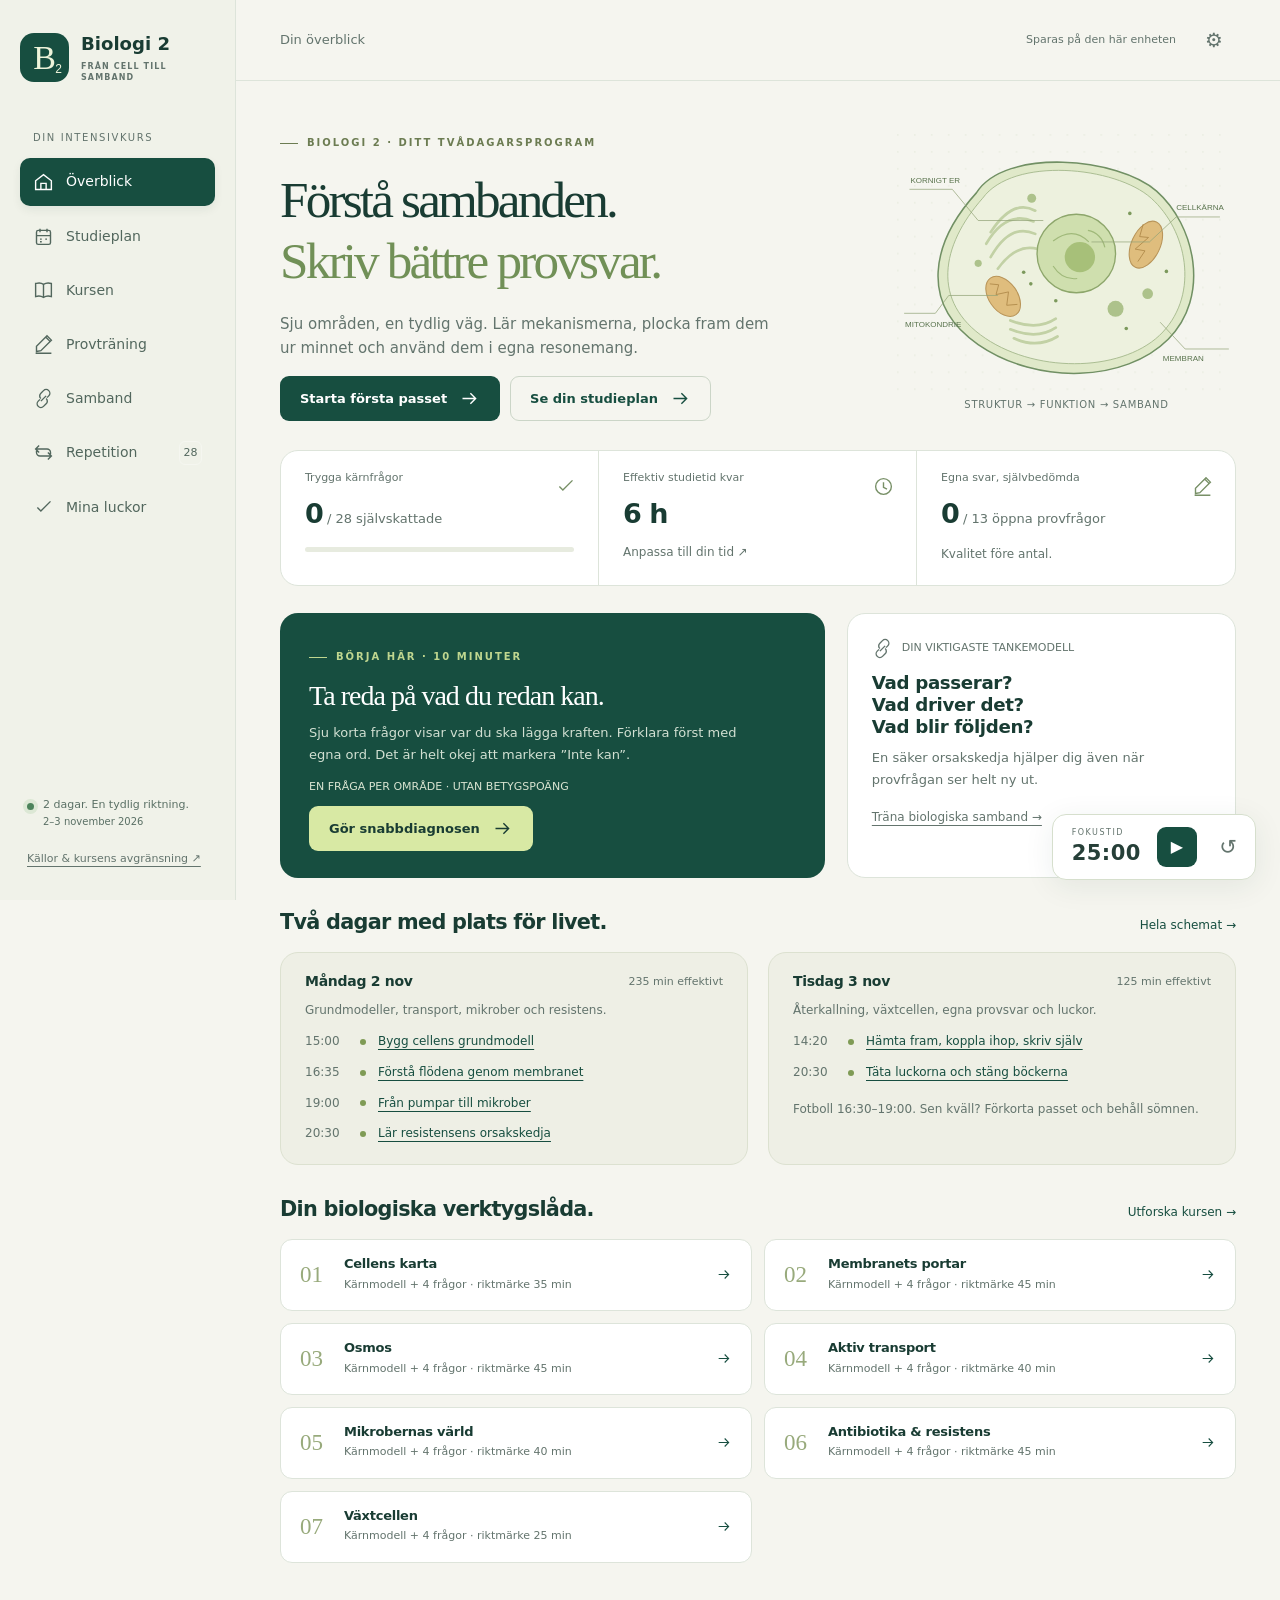
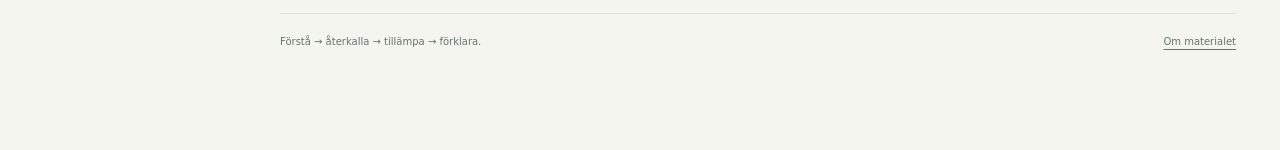
<file: index.html>
<!doctype html>
<html lang="sv">
<head>
  <meta charset="utf-8">
  <meta name="viewport" content="width=device-width,initial-scale=1">
  <meta name="theme-color" content="#174e40">
  <meta name="description" content="En fokuserad tvådagarskurs i Biologi 2: mekanismer, samband och öppna provfrågor på cirka sex effektiva timmar.">
  <title>Biologi 2 · Från cell till samband</title>
  <style>@charset "UTF-8";
:root{--bg:#f5f5ef;--paper:#fff;--ink:#193c33;--text:#263f38;--muted:#63746d;--line:#dde4da;--green:#174e40;--light:#e7efe5;--lime:#d8e9a4;--yellow:#f4e6b8;--red:#a33e32;--softred:#fae9e4;--radius:18px;font-family:'Segoe UI',system-ui,sans-serif;color:var(--text);background:var(--bg);font-synthesis:none}
*{box-sizing:border-box}body{margin:0;font-size:16px;line-height:1.65}h1,h2,h3,h4,p{margin-top:0}h1,h2,h3,h4{color:var(--ink);line-height:1.2;text-wrap:balance}h1{font-family:Georgia,'Times New Roman',serif;font-weight:500;font-size:clamp(2.3rem,4vw,3.85rem);letter-spacing:-.055em;margin-bottom:20px}h2{font-size:1.55rem;letter-spacing:-.035em}h3{font-size:1.14rem;letter-spacing:-.02em}p{margin-bottom:1em}a{color:var(--green);text-underline-offset:4px}button,input,select,textarea{font:inherit}button,a,input,select,textarea,summary{touch-action:manipulation}button{cursor:pointer}button:disabled{opacity:.5;cursor:default}button:focus-visible,a:focus-visible,input:focus-visible,textarea:focus-visible,select:focus-visible,summary:focus-visible{outline:3px solid #9a6c17;outline-offset:4px}input,select,textarea{max-width:100%;color:var(--text)}button{color:inherit}svg.icon{width:21px;height:21px;stroke:currentColor;stroke-width:1.6;fill:none;flex-shrink:0;vertical-align:middle}.symbol-bank{width:0;height:0;position:absolute}button,.button{min-height:44px}.skip{position:fixed;z-index:50;top:-100px;background:var(--green);color:white;padding:15px}.skip:focus{top:0}.sidebar{width:236px;background:#f0f2e9;border-right:1px solid var(--line);height:100dvh;position:fixed;inset:0 auto 0 0;padding:32px 20px;display:flex;flex-direction:column}.brand{display:flex;gap:12px;align-items:center;text-decoration:none;color:var(--ink);font-weight:700;font-size:1.13rem;line-height:1.35}.brandmark{background:var(--green);color:#eef4da;font:34px Georgia,serif;width:49px;height:49px;display:grid;place-content:center;border-radius:14px;position:relative;flex-shrink:0}.brandmark span{font:12px 'Segoe UI',sans-serif;position:absolute;right:7px;bottom:6px}.brand small{display:block;font-size:8px;letter-spacing:1.1px;margin-top:6px;color:var(--muted)}.nav-label{font-size:10px;letter-spacing:1.6px;color:var(--muted);margin:46px 13px 12px}nav{display:grid;gap:7px}nav a{padding:12px 13px;border-radius:10px;display:flex;align-items:center;gap:12px;font-size:14px;text-decoration:none;color:#52675d}nav a:hover{background:#e5eade}nav a.active{background:var(--green);color:white;box-shadow:0 4px 10px #123d3012}nav .nav-count{margin-left:auto;border:1px solid #ffffff50;border-radius:6px;line-height:22px;min-width:23px;text-align:center;font-size:11px}.sidebar-bottom{margin-top:auto;display:flex;gap:9px;font-size:11px;line-height:1.6;color:#5a7065;padding:20px 7px}.sidebar-bottom small{display:block;font-size:10px}.status-dot{height:7px;width:7px;background:#4c835b;box-shadow:0 0 0 4px #dce8d5;border-radius:50%;margin-top:7px;flex-shrink:0}.source-link{font-size:11px;color:var(--muted);padding:0 7px}.workspace{margin-left:236px;min-height:100dvh}.topbar{height:81px;border-bottom:1px solid var(--line);padding:0 44px;display:flex;align-items:center;justify-content:space-between;gap:20px}.breadcrumb{font-size:13px;color:var(--muted)}.top-actions{display:flex;gap:16px;align-items:center;font-size:11px;color:var(--muted)}.quiet{border:0;background:transparent;padding:8px}.icon-button{font-size:20px;width:44px}main{max-width:1390px;margin:auto;padding:36px 44px 50px;min-height:calc(100dvh - 155px)}main:focus{outline:none}.eyebrow{font-size:10px;letter-spacing:2px;font-weight:700;display:inline-flex;align-items:center;gap:9px;text-transform:uppercase;color:#6c7c52;margin-bottom:17px}.eyebrow::before{content:'';width:18px;height:1px;background:currentColor}.page-heading{margin-bottom:25px}.page-heading h1{font-size:clamp(2.15rem,3.5vw,3.3rem);margin-bottom:12px}.page-heading p{color:var(--muted);max-width:66ch;margin-bottom:0}.hero{display:grid;grid-template-columns:minmax(0,1.35fr) minmax(260px,.8fr);gap:45px;align-items:center;padding:9px 0 27px}.hero p{font-size:15px;color:var(--muted);max-width:52ch}.hero h1 span{color:#719057}.actions{display:flex;flex-wrap:wrap;gap:10px;align-items:center}.button{border:1px solid transparent;background:var(--green);color:#fff;display:inline-flex;gap:12px;align-items:center;justify-content:center;padding:11px 19px;border-radius:9px;text-decoration:none;font-size:13px;font-weight:600;line-height:1.5}.button:hover{filter:brightness(1.1)}.button.secondary{background:transparent;border-color:#cbd5c7;color:var(--green)}.button.light{background:var(--lime);color:var(--ink)}.button.small{padding:8px 13px;min-height:40px;font-size:12px}.button.danger{background:var(--red)}.hero-art{position:relative;min-width:0}.hero-art svg{width:100%;height:auto;display:block;max-height:285px}.art-caption{font-size:10px;color:var(--muted);text-align:center;letter-spacing:.7px}.stats{display:grid;grid-template-columns:repeat(3,1fr);border:1px solid var(--line);background:var(--paper);border-radius:var(--radius);margin:2px 0 27px;overflow:hidden}.stat{padding:18px 24px;border-right:1px solid var(--line);position:relative}.stat:last-child{border-right:0}.stat-label{display:block;font-size:11px;color:var(--muted);margin-bottom:5px}.stat strong{font-size:27px;color:var(--ink);font-weight:600;letter-spacing:-1px}.stat strong small{font-size:13px;color:var(--muted);font-weight:400;letter-spacing:0}.stat .mini-icon{position:absolute;right:22px;top:22px;color:#789067}.progress-track{height:5px;background:#e7ebdf;border-radius:9px;overflow:hidden;margin:10px 0 0}.progress-track span{display:block;height:100%;background:#7c9b52;border-radius:9px;transition:width .3s}.two-cols{display:grid;grid-template-columns:minmax(0,1.4fr) minmax(230px,1fr);gap:22px}.next-card{background:var(--green);color:#e9f0e1;padding:27px 29px;border-radius:var(--radius);position:relative;overflow:hidden}.next-card h2{color:white;font-size:1.75rem;margin:8px 0 10px;font-family:Georgia,serif;font-weight:500}.next-card p{font-size:13px;max-width:55ch;color:#d2e0d2}.next-card .eyebrow{color:#bfd68f;margin-bottom:5px}.next-card .session-meta{font-size:11px;color:#d9e4d1}.next-card .button{margin-top:10px}.pill{display:inline-block;font-size:10px;padding:4px 9px;border-radius:5px;background:var(--light);color:#426b47;letter-spacing:.2px;font-weight:600}.pill.must{background:var(--lime);color:#354b24}.pill.deep{background:var(--yellow);color:#715b24}.pill.extra{background:#eeeae3;color:#70695d}.pill.neutral{background:#f0f2ec;color:#677463}.card{background:var(--paper);border:1px solid var(--line);border-radius:var(--radius);padding:24px}.card h3{margin-bottom:10px}.card p{font-size:13px;color:var(--muted)}.card p:last-child{margin-bottom:0}.small-intro{display:flex;align-items:center;gap:9px;margin-bottom:13px;color:var(--muted);font-size:11px}.section-top{display:flex;align-items:baseline;justify-content:space-between;gap:18px;margin:32px 0 16px}.section-top h2{font-size:1.3rem;margin:0}.section-top a{font-size:12px;text-decoration:none}.schedule-preview{display:grid;grid-template-columns:1fr 1fr;gap:20px}.day-preview{background:#eeefe5;border:1px solid #dce1d0;border-radius:var(--radius);padding:20px 24px}.day-title{display:flex;justify-content:space-between;gap:10px}.day-title h3{margin:0;font-size:14px}.day-title span{font-size:11px;color:var(--muted)}.day-preview p{font-size:12px;color:var(--muted);margin:10px 0 0}.day-line{display:flex;gap:12px;font-size:12px;padding:11px 0 0;align-items:center}.day-line span:first-child{color:var(--muted);width:43px;font-variant-numeric:tabular-nums}.dot{width:6px;height:6px;border-radius:50%;background:#7f9b55}.topic-grid{display:grid;grid-template-columns:repeat(2,minmax(0,1fr));gap:12px}.topic-link{display:flex;text-decoration:none;background:white;border:1px solid var(--line);border-radius:12px;padding:16px 19px;gap:14px;align-items:center;transition:border-color .2s}.topic-link:hover{border-color:#70926d}.topic-number{font-family:Georgia,serif;font-size:23px;color:#98aa7c;width:30px;flex-shrink:0}.topic-link h3{font-size:13px;margin:0 0 4px}.topic-link p{font-size:11px;margin:0;color:var(--muted)}.topic-link .icon{margin-left:auto;width:16px}.page-footer{border-top:1px solid var(--line);margin:0 44px;padding:20px 0 100px;display:flex;justify-content:space-between;gap:10px;font-size:10px;color:var(--muted)}.page-footer a{color:var(--muted)}.timer{position:fixed;right:24px;bottom:20px;z-index:10;display:flex;gap:16px;align-items:center;padding:11px 12px 11px 19px;min-width:196px;border:1px solid #d6dfcd;border-radius:14px;background:#fff;box-shadow:0 6px 30px #173c3314}.timer small{display:block;font-size:8px;letter-spacing:1.5px;color:var(--muted)}.timer strong{font-size:21px;line-height:1.3;font-variant-numeric:tabular-nums;letter-spacing:.5px}.timer-play{background:var(--green);color:#fff;border:0;border-radius:9px;width:40px;min-height:40px}.timer-reset{border:0;background:none;color:var(--muted);font-size:21px;min-height:40px;width:30px;padding:0}.toast{position:fixed;z-index:60;bottom:100px;left:50%;transform:translateX(-50%);max-width:min(520px,90vw);padding:14px 21px;background:var(--ink);color:#fff;border-radius:12px;font-size:13px;box-shadow:0 6px 25px #0002}.warning{padding:13px 22px;background:#fff1d3;color:#715117;font-size:13px}.fine{font-size:12px!important;color:var(--muted);line-height:1.7}.muted{color:var(--muted)}.back{display:inline-flex;gap:7px;align-items:center;font-size:12px;text-decoration:none;margin-bottom:20px}.back .icon{transform:rotate(180deg);width:16px}.tabs{display:flex;gap:7px;flex-wrap:wrap;margin:22px 0}.tabs button{border:1px solid var(--line);background:#fff;border-radius:9px;padding:8px 14px;font-size:12px}.tabs button[aria-pressed=true]{background:var(--green);color:#fff;border-color:var(--green)}.programme{display:grid;grid-template-columns:repeat(3,1fr);gap:12px;margin:25px 0}.programme button{padding:16px 18px;text-align:left;background:#fff;border:1px solid var(--line);border-radius:13px}.programme strong{display:block;font-size:15px}.programme small{display:block;font-size:11px;color:var(--muted);margin-top:5px}.programme button[aria-pressed=true]{border-color:var(--green);background:#eaf0df;box-shadow:inset 0 0 0 1px var(--green)}.info-strip{display:flex;gap:13px;background:#e9efdf;padding:17px 21px;border-radius:12px;font-size:13px;margin-bottom:24px}.info-strip .icon{margin-top:2px;color:#638242}.session-list{display:grid;gap:16px}.session-card{display:grid;grid-template-columns:116px minmax(0,1fr) auto;gap:23px;align-items:start}.session-time{font-size:13px;color:var(--ink);font-weight:600}.session-time small{display:block;font-weight:400;color:var(--muted);font-size:11px;margin-top:4px}.session-card h3{margin-bottom:8px}.session-card p{margin-bottom:9px}.session-card.done{background:#eff4e8}.check-circle{border-radius:50%;width:28px;height:28px;background:var(--green);color:#fff;display:grid;place-items:center}.session-card .actions{justify-content:end}.task-list{list-style:none;padding:0;margin:20px 0}.task-list li{border-top:1px solid var(--line);padding:18px 0;display:flex;gap:13px;align-items:start}.task-list li:last-child{border-bottom:1px solid var(--line)}.task-list input{width:19px;height:19px;accent-color:var(--green);flex-shrink:0;margin-top:4px}.task-list a{display:block;text-decoration:none;font-size:14px;font-weight:600}.task-list small{display:block;color:var(--muted);font-size:11px}.task-list .button{margin-left:auto;white-space:nowrap;font-size:11px}.task-list label{flex:1}.teaching-layout{display:grid;grid-template-columns:minmax(0,1fr) 235px;gap:24px;align-items:start}.lesson-step{display:grid;grid-template-columns:36px minmax(0,1fr);gap:15px;padding:24px 0;border-bottom:1px solid var(--line);scroll-margin-top:24px}.lesson-step:first-child{padding-top:0}.step-number{height:32px;width:32px;display:grid;place-content:center;border:1px solid #d8e1c9;border-radius:50%;font-size:11px;color:#6b8452;background:#f5f8ef}.lesson-step h2{font-size:1.15rem;margin:4px 0 13px}.lesson-step p{font-size:15px;max-width:69ch;line-height:1.8}.lesson-step p:last-child{margin-bottom:0}.lesson-index{position:sticky;top:24px}.lesson-index a{display:block;font-size:12px;padding:7px 0;text-decoration:none}.lesson-index .card{padding:20px}.term-cloud{display:flex;gap:6px;flex-wrap:wrap;margin:12px 0}.term-cloud span{background:#f0f3e9;color:#4d654e;border:1px solid #e1e7d8;border-radius:5px;padding:3px 7px;font-size:10px}.misconception{background:#f6eddd;border-left:3px solid #d4ad56;padding:17px 20px;border-radius:0 9px 9px 0;margin:20px 0}.misconception ul{padding-left:18px;margin:0;font-size:13px}.details-block{border:1px solid var(--line);background:#fff;border-radius:12px;margin:13px 0;padding:0 20px}.details-block summary{cursor:pointer;padding:17px 0;font-weight:600;font-size:13px}.details-block summary .pill{margin-right:8px}.details-block p{font-size:14px;line-height:1.8;max-width:70ch}.details-block h3{font-size:14px}.question-card{background:#fff;border:1px solid var(--line);border-radius:16px;padding:25px;margin:18px 0}.question-card h3{font-size:1.07rem;line-height:1.5;max-width:62ch;margin:12px 0 17px}.question-card textarea,.exam-answer{width:100%;resize:vertical;border:1px solid #cfd8c8;background:#fbfcf8;border-radius:10px;min-height:100px;padding:14px;font-size:14px;line-height:1.75}.answer-model{padding:19px;background:#edf3e5;border-radius:10px;margin:17px 0}.answer-model p{font-size:14px;line-height:1.8;margin-bottom:0}.confidence{display:flex;flex-wrap:wrap;gap:8px;margin-top:16px}.confidence button{background:#fff;border:1px solid var(--line);padding:9px 13px;border-radius:8px;font-size:12px}.confidence button[data-rating="0"]{color:#8d3c32}.confidence button[data-rating="1"]{color:#7f641f}.confidence button[data-rating="2"]{color:#426731}.confidence button[aria-pressed=true]{box-shadow:inset 0 0 0 1px currentColor;background:#f4f5eb}.question-top{display:flex;align-items:center;justify-content:space-between;gap:10px;font-size:10px;color:var(--muted)}.empty{padding:35px;background:#edf2e6;border-radius:15px;text-align:center}.empty h2{font-size:1.4rem}.empty p{font-size:14px;color:var(--muted)}.filter-row{display:flex;gap:12px;flex-wrap:wrap;align-items:center;margin:20px 0}.filter-row label{font-size:12px;color:var(--muted)}select{border:1px solid var(--line);border-radius:8px;padding:9px 12px;background:white;font-size:13px;min-height:44px}.exam-list{display:grid;grid-template-columns:repeat(2,minmax(0,1fr));gap:16px}.exam-list .card{display:flex;flex-direction:column;align-items:start}.exam-list h2{font-size:1.18rem;margin:13px 0}.exam-list p{flex:1}.exam-list .button{margin-top:15px}.exam-prompt{font-size:18px;line-height:1.75;background:#edf1e4;padding:26px;border-radius:14px;margin:20px 0}.exam-grid{display:grid;grid-template-columns:minmax(0,1fr) 260px;gap:22px;align-items:start}.exam-answer{min-height:255px;background:#fff;font-size:15px}.answer-label{font-size:12px;display:block;font-weight:600;margin-bottom:8px}.self-check{display:grid;gap:11px;margin:18px 0}.self-check label{display:flex;gap:11px;font-size:14px;align-items:start;padding:12px;background:#f5f7ee;border-radius:9px}.self-check input{width:19px;height:19px;accent-color:var(--green);margin-top:3px;flex-shrink:0}.feedback-section{margin:23px 0}.feedback-section h3{font-size:14px;margin-bottom:9px}.feedback-section p{font-size:14px;line-height:1.8}.connection-grid{display:grid;gap:18px}.chain{display:flex;gap:8px;flex-wrap:wrap;align-items:center;margin:18px 0}.chain span{padding:8px 12px;background:#eaf0df;color:#3c5a3d;border:1px solid #d6e1c6;border-radius:7px;font-size:12px}.chain b{font-size:17px;font-weight:400;color:#8da374}.connection-card h2{font-size:1.3rem;margin:10px 0}.connection-card p{max-width:75ch;font-size:14px}.comparison{display:grid;grid-template-columns:1fr 1fr;gap:14px}.comparison>div{padding:19px;background:#f5f6ef;border-radius:12px}.comparison>div:last-child{background:#ecf2e0}.comparison small{font-size:9px;letter-spacing:1px;color:#687e59;font-weight:700}.comparison p{font-size:13px;margin:8px 0 0}.weak-list{display:grid;gap:12px;margin:20px 0}.weak-row{display:flex;align-items:center;gap:20px;border:1px solid var(--line);padding:16px 20px;border-radius:12px;background:#fff}.weak-row>div{flex:1}.weak-row h3{font-size:14px;margin-bottom:5px}.weak-row p{font-size:11px;color:var(--muted);margin:0}.weak-row strong{font-size:20px;font-weight:500}.weak-row .button{margin-left:auto}.source-list{display:grid;gap:15px}.source-list .card{padding:19px 22px}.source-list a{font-size:14px;font-weight:600}.source-list p{margin:6px 0 0}.table-wrap{overflow-x:auto;border:1px solid var(--line);border-radius:12px;margin:18px 0}table{width:100%;border-collapse:collapse;background:white;font-size:12px}td,th{padding:13px 16px;text-align:left;border-bottom:1px solid var(--line);vertical-align:top}th{background:#eaf0df;font-size:11px;white-space:nowrap}tr:last-child td{border-bottom:0}.allocation{display:flex;height:17px;gap:3px;margin:20px 0;border-radius:6px;overflow:hidden}.allocation span{background:#73905c;flex:1}.allocation span:nth-child(2n){background:#a3b77d}.allocation span:nth-child(3n){background:#d1dca5}.lab{border:1px solid #cfdcc1;background:#eff4e7;border-radius:16px;padding:24px;margin:25px 0}.lab h3{margin-bottom:8px}.lab p{font-size:13px;max-width:65ch}.lab label{font-size:12px;font-weight:600}.lab input[type=range]{width:100%;accent-color:var(--green);margin:18px 0}.lab-art{display:grid;grid-template-columns:1fr 1fr;gap:15px}.lab-art svg{width:100%;max-height:190px;display:block}.lab-cell{text-align:center}.lab-cell strong{font-size:12px}.lab-result{background:#fff9;padding:14px 18px;border-radius:9px;margin-top:18px;min-height:98px}.lab-result h4{font-size:15px;margin-bottom:8px}.lab-result p{margin-bottom:0}.lab-presets{display:flex;gap:8px;flex-wrap:wrap}.lab-presets button{font-size:11px;background:#fff9;border:1px solid #cfdcc1;border-radius:7px;padding:8px 12px}.pump-stage{background:#fff9;padding:20px;border-radius:12px;margin:15px 0;display:grid;grid-template-columns:1fr 1.3fr;gap:18px;align-items:center}.pump-art{display:flex;align-items:center;justify-content:center;min-height:110px;border-top:8px double #bacb93;border-bottom:8px double #bacb93;background:#e9efdc}.pump-core{background:var(--green);color:#fff;border-radius:25px;padding:13px 23px;text-align:center;font-size:13px;transition:transform .3s}.pump-stage h4{font-size:14px;margin-bottom:7px}.pump-stage p{font-size:13px;margin:0}.pump-dots{display:flex;gap:5px;margin:14px 0}.pump-dots i{width:22px;height:4px;background:#d4dec4;border-radius:5px}.pump-dots i.on{background:var(--green)}dialog{border:1px solid var(--line);border-radius:20px;padding:32px;max-width:600px;width:calc(100% - 28px);max-height:90dvh;color:var(--text);background:var(--bg)}dialog::backdrop{background:#183b3370;backdrop-filter:blur(3px)}dialog h2{font-family:Georgia,serif;font-size:30px;font-weight:400;margin:0 0 12px}dialog p{font-size:14px}dialog label{display:block;font-size:12px;font-weight:600;margin:20px 0 7px}.dialog-close{position:absolute;right:15px;top:12px;font-size:20px;width:44px}.field-row{display:flex;gap:9px}.field-row input{border:1px solid #c8d5bb;border-radius:9px;width:110px;padding:8px 14px;background:#fff}.file-label{margin:0!important;cursor:pointer}.file-label input{position:absolute;width:1px;height:1px;opacity:0}.file-label:focus-within{outline:3px solid #9a6c17;outline-offset:3px}hr{border:0;border-top:1px solid var(--line);margin:25px 0}.reset-details{margin-top:25px;color:var(--red);font-size:12px}.reset-details summary{cursor:pointer;padding:7px 0}.reset-details p{font-size:12px}.reading-width{max-width:800px}.space-top{margin-top:24px}.answer-model[hidden],[hidden]{display:none!important}
@media(min-width:1600px){main{padding-top:50px}.hero{padding-bottom:38px;gap:80px}.hero-art svg{max-height:330px}.stats{margin-bottom:30px}}
@media(max-width:1150px){.sidebar{width:205px;padding-inline:15px}.workspace{margin-left:205px}.topbar{padding-inline:28px}main{padding:30px 28px}.hero{gap:25px;grid-template-columns:1.3fr .8fr}h1{font-size:3.1rem}.page-footer{margin-inline:28px}.teaching-layout{grid-template-columns:minmax(0,1fr) 200px}.exam-grid{grid-template-columns:minmax(0,1fr) 215px}.two-cols{grid-template-columns:1.3fr 1fr;gap:15px}.card{padding:21px}.stat{padding:17px 20px}}
@media(max-width:900px){.sidebar{width:77px;padding:25px 12px}.brand{justify-content:center}.brand>span:last-child,.nav-label,.sidebar-bottom,.source-link,nav .nav-count{display:none}.brandmark{width:45px;height:45px}.sidebar nav{margin-top:35px;gap:9px}.sidebar nav a{justify-content:center;padding:12px 0}.sidebar nav a .nav-text{display:none}.workspace{margin-left:77px}.topbar{height:67px}.hero{grid-template-columns:1fr .65fr}.hero h1{font-size:2.7rem}.hero p{font-size:14px}.top-actions #save-status{display:none}.two-cols{grid-template-columns:1fr}.next-card{padding:24px}.teaching-layout{grid-template-columns:1fr}.lesson-index{position:static;display:grid;grid-template-columns:1fr 1fr;gap:14px}.lesson-index>nav{display:none}.exam-grid{grid-template-columns:1fr}.exam-grid aside{display:none}.session-card{grid-template-columns:100px 1fr}.session-card .actions{grid-column:2;justify-content:start}.stats .stat strong{font-size:23px}.stat .mini-icon{display:none}.comparison{grid-template-columns:1fr}.question-card{padding:22px}}
@media(max-width:600px){body{font-size:15px}.sidebar{width:100%;height:auto;inset:auto 0 0;z-index:20;padding:7px 8px calc(7px + env(safe-area-inset-bottom));border-right:0;border-top:1px solid #d7e0cd;background:#f5f7ee}.sidebar .brand{display:none}.sidebar nav{margin:0;display:grid;grid-template-columns:repeat(6,1fr);gap:3px}.sidebar nav a{display:flex;flex-direction:column;gap:3px;padding:6px 0;border-radius:8px;font-size:9px;min-height:49px}.sidebar nav a .nav-text{display:block}.sidebar nav a svg{width:19px;height:19px}.workspace{margin-left:0}.topbar{height:57px;padding:0 20px}.breadcrumb{font-size:11px}.top-actions{gap:0}main{padding:25px 20px 35px}.hero{grid-template-columns:1fr;padding-bottom:25px;gap:18px}.hero-art{display:none}.hero h1{font-size:2.6rem;max-width:14ch;margin-bottom:15px}.hero p{font-size:13px}.eyebrow{font-size:9px;letter-spacing:1.5px}.hero .actions .button{flex:1}.stats{margin:0 0 20px;border-radius:13px}.stat{padding:14px 12px}.stat-label{font-size:9px;min-height:27px;line-height:1.5;margin:0 0 5px}.stats .stat strong{font-size:22px}.stats .stat strong small{font-size:9px;display:block;letter-spacing:0}.progress-track{margin-top:9px}.next-card{padding:23px}.next-card h2{font-size:1.6rem}.schedule-preview{grid-template-columns:1fr;gap:12px}.day-preview{padding:19px}.topic-grid{grid-template-columns:1fr}.topic-link{padding:14px 17px}.section-top{margin-top:26px}.section-top h2{font-size:1.15rem}.section-top a{font-size:10px}.timer{right:12px;bottom:calc(77px + env(safe-area-inset-bottom));padding:7px 9px 7px 14px;gap:10px;min-width:176px;border-radius:12px}.timer strong{font-size:18px}.timer-play{min-height:37px;width:37px}.timer small{font-size:7px}.toast{bottom:150px;width:max-content;font-size:12px}.page-footer{margin:0 20px;padding-bottom:170px;flex-direction:column;font-size:9px}.page-heading h1{font-size:2.3rem}.page-heading p{font-size:13px}.programme{gap:7px}.programme button{padding:13px 10px}.programme strong{font-size:12px}.programme small{font-size:9px}.session-card{grid-template-columns:1fr;gap:10px;padding:20px}.session-time{display:flex;gap:12px;align-items:center;font-size:12px}.session-time small{margin:0;font-size:10px}.session-card .actions{grid-column:auto}.task-list{margin-top:15px}.task-list li{gap:10px;padding:16px 0;flex-wrap:wrap}.task-list a{font-size:13px}.task-list .button{margin-left:29px}.task-list label{min-width:calc(100% - 40px)}.task-list input{margin-top:3px}.lesson-step{grid-template-columns:27px minmax(0,1fr);gap:12px;padding:23px 0}.step-number{width:27px;height:27px;font-size:10px}.lesson-step h2{font-size:1.09rem;margin-top:3px}.lesson-step p{font-size:14px;line-height:1.8}.lesson-index{grid-template-columns:1fr}.lesson-index .card{padding:18px}.details-block{padding-inline:16px}.details-block summary{font-size:12px}.details-block .pill{margin-bottom:6px}.exam-list{grid-template-columns:1fr}.exam-prompt{font-size:16px;padding:20px}.exam-answer{font-size:14px;min-height:250px}.self-check label{font-size:13px}.question-card{padding:20px}.question-card h3{font-size:1rem}.confidence{gap:6px}.confidence button{padding:9px 10px;font-size:11px;flex:1}.filter-row{gap:8px}.filter-row select{font-size:12px;max-width:100%}.connection-card{padding:20px}.connection-card h2{font-size:1.2rem}.chain{gap:5px}.chain span{font-size:10px;padding:6px 9px}.weak-row{padding:14px;gap:12px;flex-wrap:wrap}.weak-row>div{min-width:160px}.weak-row .button{font-size:10px}.lab{padding:19px}.lab-art{gap:7px}.lab-cell strong{font-size:10px}.pump-stage{grid-template-columns:1fr}.pump-art{min-height:90px}.field-row{flex-wrap:wrap}.field-row input{flex:1}.field-row .button{flex:1}dialog{padding:26px 22px}dialog .actions>*{width:100%}td,th{padding:11px 13px;font-size:11px}.info-strip{padding:15px 17px;font-size:12px}}
@media(max-width:600px){.topbar .breadcrumb{max-width:90px;white-space:nowrap;overflow:hidden;text-overflow:ellipsis}.timer{top:8px;bottom:auto;right:62px;min-width:0;padding:4px 7px;gap:9px;border-radius:9px;box-shadow:none}.timer small{display:none}.timer strong{font-size:16px}.timer-play{min-height:31px;width:31px;border-radius:6px}.timer-reset{min-height:31px;width:21px;font-size:18px}.toast{bottom:90px}}
@media(prefers-reduced-motion:reduce){*{scroll-behavior:auto!important;transition:none!important;animation:none!important}}
.oral-choice{display:flex;gap:9px;align-items:center;margin:12px 0}.oral-choice input{flex-shrink:0;accent-color:var(--green)}
.question-card textarea[readonly]{background:#f1f4e9;border-color:#dce4d1}.question-card h4{font-size:14px;margin:20px 0 10px}.question-card .core-check label{font-size:12px;padding:10px 12px}.question-card .core-check{gap:7px}
.assessment-card{margin-top:0}.assessment-card textarea{min-height:180px}.assessment-card .assessment-prompt{font-size:16px;line-height:1.8;max-width:69ch}.assessment-card .misconception p{margin-bottom:0;font-size:13px}
.reasoning-list{padding-left:20px;font-size:13px;line-height:1.8}.gap-list{list-style:none;padding:0;margin:15px 0}.gap-list li{border-top:1px solid var(--line);padding:11px 0;font-size:13px;display:flex;gap:16px;justify-content:space-between}.gap-list a{flex-shrink:0;font-size:12px}
.previous-response p{white-space:pre-wrap;overflow-wrap:anywhere}.assessment-feedback .actions{margin:14px 0}.assessment-feedback .feedback-section .button{margin:5px 5px 5px 0}
@media(max-width:600px){.assessment-card textarea{min-height:150px}.assessment-card .assessment-prompt{font-size:14px}.assessment-card .actions>.button{width:100%}.gap-list li{display:block}.gap-list a{display:inline-block;padding-top:6px}.core-check input{margin-top:2px}.question-card .core-check label{font-size:12px}}
@media print{.sidebar,.topbar,.timer,.actions,.page-footer,.filter-row,.confidence,dialog,.toast{display:none!important}.workspace{margin:0}main{padding:0}.card,.question-card,.lesson-step{break-inside:avoid}.answer-model[hidden]{display:block!important}body{background:white}h1{font-size:30px}}
</style>
</head>
<body>
<a href="#main" class="skip">Hoppa till innehållet</a>
<svg class="symbol-bank" xmlns="http://www.w3.org/2000/svg" aria-hidden="true"><defs>
  <symbol id="i-home" viewBox="0 0 24 24"><path d="m3 10 9-7 9 7v10H3zM9 20v-7h6v7"/></symbol>
  <symbol id="i-plan" viewBox="0 0 24 24"><rect x="4" y="5" width="16" height="16" rx="2"/><path d="M8 3v4m8-4v4M4 11h16M8 15h2m4 0h2m-8 3h2"/></symbol>
  <symbol id="i-book" viewBox="0 0 24 24"><path d="M12 5C8 2 4 4 3 4v15c3-1 6-1 9 1 3-2 6-2 9-1V4c-3-1-6-1-9 1Zm0 0v15"/></symbol>
  <symbol id="i-link" viewBox="0 0 24 24"><path d="m9 15 6-6m-7 4-2 2a4 4 0 0 0 6 6l3-3a4 4 0 0 0 0-6m1-1 2-2a4 4 0 0 0-6-6L9 6a4 4 0 0 0 0 6"/></symbol>
  <symbol id="i-pen" viewBox="0 0 24 24"><path d="m15 4 5 5M4 20l5-1L21 7l-5-5L4 14zM3 22h18"/></symbol>
  <symbol id="i-repeat" viewBox="0 0 24 24"><path d="M4 8h12a4 4 0 0 1 4 4v2M7 4 3 8l4 4m13 4H8a4 4 0 0 1-4-4v-2m13 10 4-4-4-4"/></symbol>
  <symbol id="i-arrow" viewBox="0 0 24 24"><path d="M4 12h15m-6-6 6 6-6 6"/></symbol>
  <symbol id="i-check" viewBox="0 0 24 24"><path d="m5 12 4 4L20 5"/></symbol>
  <symbol id="i-clock" viewBox="0 0 24 24"><circle cx="12" cy="12" r="9"/><path d="M12 7v6l4 2"/></symbol>
  <symbol id="i-leaf" viewBox="0 0 24 24"><path d="M4 20C2 8 12 3 21 3c0 9-5 19-17 17Zm0 0L16 8m-6 6v-5m0 5h6"/></symbol>
</defs></svg>
<aside class="sidebar">
  <a class="brand" href="#home"><span class="brandmark">B<span>2</span></span><span>Biologi 2<small>FRÅN CELL TILL SAMBAND</small></span></a>
  <p class="nav-label">DIN INTENSIVKURS</p>
  <nav id="nav" aria-label="Huvudnavigation"></nav>
  <div class="sidebar-bottom"><div class="status-dot"></div><span>2 dagar. En tydlig riktning.<small>2–3 november 2026</small></span></div>
  <a class="source-link" href="#sources">Källor & kursens avgränsning ↗</a>
</aside>
<div class="workspace">
  <header class="topbar"><div class="breadcrumb" id="breadcrumb">Din överblick</div><div class="top-actions"><span id="save-status">Sparas på den här enheten</span><button class="quiet icon-button" id="settings-open" aria-label="Inställningar och säkerhetskopia">⚙</button></div></header>
  <div id="storage-warning" class="warning" hidden>Webbläsaren tillåter inte lokal lagring. Dina ändringar finns bara under den här öppningen. Exportera en säkerhetskopia innan du stänger.</div>
  <main id="main" tabindex="-1"></main>
  <footer class="page-footer"><span>Förstå → återkalla → tillämpa → förklara.</span><a href="#sources">Om materialet</a></footer>
</div>
<div class="timer" id="timer"><div><small>FOKUSTID</small><strong id="timer-display">25:00</strong></div><button id="timer-toggle" class="timer-play" aria-label="Starta fokustimer">▶</button><button id="timer-reset" class="timer-reset" aria-label="Återställ timern">↺</button></div>
<div class="toast" id="toast" role="status" hidden></div>
<dialog id="settings" aria-labelledby="settings-title"><form method="dialog"><button class="dialog-close quiet" aria-label="Stäng inställningar">✕</button></form><span class="eyebrow">DITT UPPLÄGG</span><h2 id="settings-title">Anpassa efter verkligheten.</h2><p>Räkna effektiv tid. Mat, fotboll, återhämtning och pauser ska också få plats.</p>
  <label for="remaining">Effektiva minuter du har kvar</label><div class="field-row"><input id="remaining" type="number" min="5" max="1440" step="5"><button class="button" id="remaining-save">Anpassa planen</button></div>
  <label for="focus-length">Fokustimerns längd</label><select id="focus-length"><option value="15">15 minuter – låg energi</option><option value="25">25 minuter – standard</option><option value="40">40 minuter – skrivträning</option></select>
  <p class="fine">Timern räknar faktisk fokustid när sidan är synlig. Den pausar när du lämnar sidan. Slutförda läsuppgifter räknas separat och är inget mått på kunskap.</p>
  <hr><h3>Dina framsteg</h3><p class="fine">Svaren sparas i just den här webbläsaren och på den här adressen. Ingen inloggning eller molnsynkning. Exportera för att flytta till en annan enhet eller adress.</p><div class="actions"><button class="button secondary" id="export">Exportera säkerhetskopia</button><label class="button secondary file-label" for="import">Importera säkerhetskopia<input id="import" type="file" accept="application/json,.json"></label></div>
  <details class="reset-details"><summary>Rensa lokal progression</summary><p>Detta raderar dina egna svar, markeringar och registrerade minuter på den här adressen.</p><button class="button danger" id="reset-progress">Radera mina framsteg</button></details>
</dialog>
<script>window.COURSE = {
  chapters: [
    {id:'celler',n:'01',title:'Cellens karta',minutes:35,why:'Organellernas arbetsfördelning förklarar både transport, virus och antibiotikas måltavlor.',source:'Bokens s. 17–27 i Biologiatlas',terms:['cellkärna','kromatin','ribosom','RER','SER','Golgi','lysosom','peroxisom','ATP','cellskelett'],
      steps:[
        ['Förstå grunden','Cellen är ett avgränsat system. Membranet reglerar utbytet; cytosolen är vätskan där många reaktioner sker. Cytoplasma omfattar cytosol och organeller utanför kärnan. Eukaryoter har cellkärna och membranomslutna organeller. Bakterier och arkéer saknar cellkärna men har DNA, membran och ribosomer.','Kärnan innehåller merparten av DNA:t. DNA tillsammans med proteiner kallas kromatin. En gen kan avläsas till mRNA, som lämnar kärnan genom kärnporer. Ribosomer, byggda av rRNA och protein, använder mRNA vid proteinsyntesen. Nukleolen medverkar när ribosomernas subenheter bildas.'],
        ['Förstå mekanismen','Följ ett protein som ska utsöndras: gen → mRNA → ribosom som riktas till kornigt ER (RER) → proteinet förs in i ER och veckas → transportvesikel → Golgi, där det bearbetas och sorteras → sekretorisk vesikel → exocytos. Det är proteinet, inte DNA:t, som färdas genom ER och Golgi.','Fria ribosomer gör bland annat proteiner som används i cytosolen. Ribosomer vid RER gör bland annat sekretoriska proteiner och membranproteiner. Slätt ER (SER) saknar ribosomer och deltar i lipidsyntes, avgiftning och lagring av kalcium. Golgi är en sorteringsstation, inte platsen där aminosyror fogas till proteiner.'],
        ['Förstå sammanhanget','Mitokondrier omvandlar energi från organiska ämnen till ATP som kan driva pumpar och transporter i cellen. Det veckade inre membranet ger stor yta för energirelaterade proteiner. Även växtceller har mitokondrier.','Cellskelettets mikrotubuli, aktinfilament och intermediära filament ger form och stöd. Motorproteiner kan flytta vesiklar längs filament. Lysosomer bryter ner material med enzymer i sur miljö. Peroxisomer deltar bland annat i fettsyrenedbrytning; katalas bryter ner den väteperoxid som bildas.'],
        ['Tillämpa','En körtelcell utsöndrar mycket protein. Förutsäg därför rikligt med RER och en välutvecklad Golgiapparat. Om ribosomerna blockeras uppstår brist på nya proteiner; om vesikeltransporten blockeras kan redan bildade proteiner fastna inne i cellen. Samma slutresultat, mindre utsöndring, kan alltså ha olika orsaker.'],
        ['Resonera','Bygg svaret som struktur → funktion → följd. Exempel: många veck i mitokondriens inre membran → större yta för energirelaterade proteiner → hög kapacitet att bilda ATP → stödjer energikrävande arbete. Säg inte att vecken i sig skapar energi.','Endosymbiosteorin kopplar mitokondrier och kloroplaster till bakterielika förfäder. Eget DNA, bakterielika ribosomer, delning och dubbla membran stöder teorin tillsammans; ett enskilt kännetecken är inte ensamt ett bevis.'],
        ['Kontrollera utan stöd','Rita proteinets väg med sex pilar ur minnet. Förklara sedan skillnaden mellan ribosom, RER och Golgi. Avsluta med att förutsäga vad som händer om cellens ATP-tillgång minskar. Kan du inte förklara en pil, läs just den delen igen.']
      ],
      deeper:[['Membranets övriga jobb','Membranproteiner kan transportera, vara enzymer eller receptorer, koppla celler till varandra och förankra cellskelettet. Sockerkedjor på glykolipider och glykoproteiner bildar glykokalyx: skydd och igenkänning. Extracellulär matrix (ECM) omger djurceller och påverkar stöd, fäste och signalering. Kollagen ger framför allt draghållfasthet; spektrin är ett nät på blodkroppens insida, inte ECM.'],['Membranets rörlighet','Fosfolipider rör sig i membranets plan. Omättade fettsyrors böjar försvårar tät packning; det hjälper membran att förbli rörliga i kyla. Långa och mättade svansar packas tätare. Kolesterol dämpar förändringar i rörlighet vid olika temperaturer.']],
      extra:[['Detaljer du kan vänta med','Inklusioner kan lagra glykogen, fett eller pigment. Kromatinets packning påverkar hur lätt gener avläses, men löst packat betyder inte att varje gen alltid är aktiv. Lär inte in en bestämd 30 nm-fiber eller ett exakt antal Golgicisterner som universell regel. Peroxisomer kan bildas genom tillväxt och delning och med bidrag från ER.']],
      traps:['Proteiner tillverkas på ribosomer, inte i Golgi.','Cytosol och cytoplasma betyder inte exakt samma sak.','En lysosom är en avgränsad, sur nedbrytningsmiljö; den är ingen förbränningsugn.']},
    {id:'membran',n:'02',title:'Membranets portar',minutes:45,why:'Samma beslutsmodell löser många nya frågor om hur ämnen passerar cellgränsen.',source:'Bokens s. 31–37 + PPT i Biologiatlas',terms:['fosfolipid','hydrofil','hydrofob','selektiv permeabilitet','diffusion','kanalprotein','bärarprotein','elektrokemisk gradient','endocytos','exocytos'],
      steps:[
        ['Förstå grunden','Fosfolipider har hydrofila huvuden mot vattnet och hydrofoba svansar mot varandra i ett dubbelskikt. Det hydrofoba inre är en barriär för joner och många polära ämnen. Genomsläppligheten beror främst på laddning, storlek och fettlöslighet; formen påverkar också passning i transportproteiner.','Små opolära molekyler som O₂ och CO₂ passerar lätt. Joner som Na⁺ har mycket svårt att passera lipidskiktet och behöver transportproteiner. Vatten kan passera lipidskiktet, men akvaporiner kan göra transporten mycket snabbare. Glukos behöver i praktiken specifika transportörer.'],
        ['Förstå mekanismen','Diffusion orsakas av slumpmässig molekylrörelse. Fler molekyler lämnar den sida där de är fler, så nettoflödet av ett oladdat ämne går nedför dess koncentrationsgradient. Vid jämvikt fortsätter molekylerna röra sig åt båda håll; nettoflödet är noll. Cellen tillför inget ATP för diffusionen.','Underlättad (faciliterad) diffusion går genom kanal- eller bärarproteiner. En kanal ger en selektiv passage; en bärare binder ett ämne och ändrar form. Att ett protein används innebär inte att transporten är aktiv. För joner avgör både koncentrationsskillnad och elektrisk spänning riktningen: den elektrokemiska gradienten.'],
        ['Förstå sammanhanget','Tre frågor avgör vägen: Kan ämnet passera lipiderna? Åt vilket håll driver dess gradient? Behövs en vesikel för stor last? Transport mot en elektrokemisk gradient måste kopplas till en energikälla. Stora partiklar tas in med endocytos; vesiklar kan tömmas ut med exocytos.','Vesiklar har ett membran av ett fosfolipiddubbelskikt. Endocytos tar membranyta från cellytan; exocytos tillför membranyta. Processerna måste regleras tillsammans för att hålla membranets storlek och sammansättning stabila.'],
        ['Tillämpa','O₂ högre utanför än inuti → enkel diffusion in. Glukos nedför sin gradient genom GLUT → underlättad diffusion. Na⁺ in genom en öppen kanal → passivt om dess elektrokemiska gradient driver det inåt. En hel bakterie in i en immuncell → fagocytos, en typ av endocytos. Ett utsöndrat protein ut → exocytos.'],
        ['Resonera','Jämför mekanismer på samma grunder: riktning, protein eller vesikel, energikälla och exempel. Ett utvecklat svar förklarar varför en jon behöver hjälp med att korsa membranet och varför den ändå kan transporteras passivt. Det skiljer barriären från drivkraften.','Transporthastigheten påverkas av gradient, membranyta, avstånd och temperatur. Bärartransport kan mättas när alla bindningsställen används. En starkare gradient kan då inte obegränsat öka transporten.'],
        ['Kontrollera utan stöd','Klassificera O₂, vatten, glukos nedför en gradient, glukos uppför en gradient och LDL. Motivera varje val med både barriär och drivkraft. Förklara varför ”det är ett protein” inte räcker som argument för aktiv transport.']
      ],
      deeper:[['Tre typer av endocytos','Fagocytos omsluter stora partiklar, exempelvis bakterier. Pinocytos tar upp omgivande vätska och lösta ämnen. Receptormedierad endocytos koncentrerar särskilda ämnen som binder till receptorer, exempelvis LDL. Källmaterialet använder ibland pinocytos bredare; här skiljs ospecifikt vätskeupptag från receptormedierat upptag.'],['LDL som tillämpning','LDL är en lipoproteinpartikel som transporterar lipider i blodet. Fungerande LDL-receptorer möjliggör receptormedierad endocytos. Färre fungerande receptorer kan minska borttagningen av LDL ur blodet och höja LDL-halten. LDL och HDL är olika partiklar, inte olika kolesterolmolekyler.']],
      extra:[['Lektionen: spänning och läkemedel','Jonkanaler kan styras kemiskt, elektriskt eller mekaniskt. Digoxin hämmar Na⁺/K⁺-pumpen; den minskade Na⁺-gradienten kan minska Ca²⁺-uttransport via Na⁺/Ca²⁺-utbytaren. Det är ett exempel på kopplade mekanismer. Exakta millivolttal och aktionspotentialens faser ligger efter kärnkunskaperna i den här tvådagarsplanen.']],
      traps:['Passiv transport betyder utan ATP-tillförsel från cellen, inte utan molekylrörelse.','Varje ämne har sin egen gradient. Joner påverkas också av spänningen.','Vattenlöslig betyder inte att passage genom lipidskiktet är absolut omöjlig.']},
    {id:'osmos',n:'03',title:'Osmos',minutes:45,why:'Ger starka orsakskedjor om cellvolym, växter, matkonservering och vattenbalans.',source:'Osmosfilmen + lektionsbilder i Biologiatlas',terms:['osmos','akvaporin','osmolalitet','osmolaritet','tonicitet','hypoton','isoton','hyperton','hemolys','plasmolys','turgor'],
      steps:[
        ['Förstå grunden','Osmos är vattnets passiva rörelse över ett selektivt permeabelt membran. Nettot styrs av skillnader i vattnets kemiska potential, ofta beskrivna som vattenpotential. Om trycken är lika och de lösta partiklarna inte passerar membranet går vatten netto mot sidan med högre partikelkoncentration.','Osmolalitet anger mängden osmotiskt aktiva partiklar per kilogram lösningsmedel, vanligen vatten. Osmolaritet anger mängden per liter lösning. NaCl ger ungefär två partiklar när det dissocierar; en glukosmolekyl ger en. Tonicitet beskriver hur en lösning påverkar cellens volym och beror framför allt på ämnen som inte lätt passerar membranet.'],
        ['Förstå mekanismen','Lösningen är hypoton relativt cellen när dess effektiva halt av icke genomträngande partiklar är lägre: vatten går in. I hyperton lösning går vatten ut. I isoton lösning finns inget bestående nettoflöde som ändrar cellvolymen, men vattenmolekyler rör sig fortfarande åt båda håll.','Akvaporiner ökar vattenpermeabiliteten. De driver inte vatten i en bestämd riktning och förbrukar inte ATP för flödet. En ändrad mängd akvaporiner kan ändra hur snabbt jämvikt närmas, inte ensamt vilken sida som har högre vattenpotential.'],
        ['Förstå sammanhanget','En röd blodkropp saknar cellvägg: i starkt hypoton miljö kan den svälla och hemolysera. I hyperton miljö krymper den. En växtcell har cellvägg och stor vakuol: vatteninflöde höjer turgortrycket tills mottrycket balanserar den osmotiska drivkraften.','I hyperton miljö tappar växtcellen vatten och turgor; membranet kan lossna från väggen: plasmolys. I isoton miljö blir cellen relativt slapp. En cellvägg stoppar inte vatten; den begränsar utvidgningen.'],
        ['Tillämpa','Salt eller mycket socker sänker vattnets tillgänglighet i mat. Många mikrober tappar vatten eller får svårare att ta upp det, vilket hämmar tillväxt. Det steriliserar inte automatiskt: salttåliga och sockertåliga mikrober finns.','Vid hypoton hyponatremi är den effektiva osmolaliteten utanför cellerna låg. Vatten går in i cellerna; svullnad i hjärnan kan vara särskilt farlig eftersom kraniet begränsar utrymmet. Detta är en biologisk förklaringsmodell; använd inga universella litergränser för säkert vattenintag.'],
        ['Resonera','Skriv alltid vad som passerar, vad som inte passerar och vilket tryck du antar. ”Vatten går alltid mot mest salt” är för grovt: ämnenas permeabilitet och tryck spelar roll. Växtens turgor visar att nettoflödet kan stanna trots olika partikelkoncentration.','Räkneexempel: 0,9 % NaCl betyder här 9 g/L. 9/58,44 ≈ 0,154 mol/L. Ideal dissociation ger 0,308 osmol/L = 308 mOsm/L. Det är beräknad osmolaritet, inte osmolalitet. Jonernas samspel gör verkligheten mindre idealisk; lösningen betraktas som ungefär isoton med kroppsvätska.'],
        ['Kontrollera utan stöd','Förutsäg både vattenflöde och cellens reaktion i hypo-, iso- och hyperton lösning. Gör det för både blodkropp och växtcell. Förklara sedan varför mer akvaporiner inte kan tvinga vatten mot dess drivkraft.']
      ],
      deeper:[['Samma osmolaritet behöver inte ge samma tonicitet','Om ett löst ämne snabbt passerar membranet kan det inte ensamt upprätthålla samma långvariga osmotiska skillnad som ett ämne som stannar på en sida. Ange därför membranets permeabilitet när du jämför lösningar. Det är ett relevant villkor, inte extra ord för ordens skull.'],['Havsvatten och vattenbalans','Havsvattnets höga salthalt kan öka kroppens behov av att utsöndra salt tillsammans med vatten. Det är ingen användbar ersättning för sötvatten. Träna principen om saltbelastning och vattenförlust; källans enkla kedja via blod och njurar är ingen fullständig fysiologisk modell.']],
      extra:[['Kanalen på molekylnivå','Akvaporiners trånga struktur och laddningsmiljö gynnar vattenpassage och hindrar protonledning. För provets kärna räcker selektiv vattenkanal + passiv transport. Vissa släktingar i proteinfamiljen transporterar även små ämnen som glycerol; ”alla släpper bara igenom vatten” är därför för absolut.']],
      traps:['Osmos avser vatten, inte saltets diffusion.','Hypoton och hyperton måste jämföras med en viss cell eller lösning.','Osmolalitet räknas per kg lösningsmedel, inte per kg lösning.']},
    {id:'aktiv',n:'04',title:'Aktiv transport',minutes:40,why:'Förklarar hur cellen bygger gradienter och varför ATP-brist får flera följder.',source:'Filmen Aktiv transport + membrankapitlet i Biologiatlas',terms:['ATP','ADP','primär aktiv transport','sekundär aktiv transport','Na⁺/K⁺-pump','symport','antiport','vesikel','Ca²⁺'],
      steps:[
        ['Förstå grunden','Primär aktiv transport använder en energikälla direkt, exempelvis ATP-hydrolys. Sekundär aktiv transport använder energi lagrad i ett annat ämnes elektrokemiska gradient. Båda kan föra ett ämne mot dess egen gradient. Vesikeltransport är också energikrävande men är inte passage av lasten genom en pump.'],
        ['Förstå mekanismen','Na⁺/K⁺-pumpen binder tre Na⁺ på insidan. ATP hydrolyseras och pumpen fosforyleras; den ändrar form och släpper Na⁺ utåt. Två K⁺ binder från utsidan. Fosfat avges, pumpen återgår och K⁺ släpps in. Ett varv använder ett ATP.','Pumpen håller Na⁺ lågt och K⁺ högt inne i cellen. Den flyttar netto en positiv laddning ut per varv. Membranspänningen beror också starkt på jonkanalers genomsläpplighet, särskilt för K⁺; pumpen är inte ensam förklaring till vilopotentialen.'],
        ['Förstå sammanhanget','I ett tarmepitel kan Na⁺ drivas in nedför sin elektrokemiska gradient tillsammans med glukos genom en symportör. Glukos kan då tas upp mot sin koncentrationsgradient. Na⁺/K⁺-pumpen på cellens andra sida upprätthåller Na⁺-gradienten med ATP. Glukos kan sedan lämna cellen genom en annan transportör.','Detta förklarar varför glukos och natrium tillsammans kan underlätta upptag vid vätskeersättning: upptag av lösta ämnen främjar vattenupptag genom osmos. Na⁺ kan också tas upp på andra sätt; glukos är inte ett villkor för allt natriumupptag.'],
        ['Tillämpa','Om ATP-produktionen faller stannar ATP-drivna pumpar först. Befintliga gradienter försvinner inte omedelbart, men försvagas när joner fortsätter läcka. Sekundär transport kan därför fungera en kort tid och sedan försämras. Påverkan på cellvolym beror på vilka lösta ämnen som ansamlas och på vattnets drivkraft.'],
        ['Resonera','Skilj direkt effekt från följdeffekt: ATP-brist → svagare pumpning → ändrad jonfördelning → svagare drivkraft för kopplad transport → ändrat upptag. Ett utvecklat svar anger tidsförlopp och villkor. En ATP-pump är inte obegränsat oberoende av gradienter; arbetet beror på gradienternas storlek och tillgänglig energi.','I en synaps öppnar elektrisk signal Ca²⁺-kanaler. Ca²⁺-inflöde utlöser vesikelfusion och exocytos av signalsubstans, som kan binda till nästa cells receptorer. Jonkanalens passiva flöde och den energikrävande hanteringen av vesiklar är olika delar av kedjan.'],
        ['Kontrollera utan stöd','Säg ”3 ut, 2 in, 1 ATP” och förklara varför detta skapar förutsättningar för Na⁺-glukossymport. Jämför sedan pump, kanal, symport och exocytos med avseende på energikälla och vad som faktiskt passerar membranet.']
      ],
      deeper:[['Transport av större last','Motorproteiner och cellskelett hjälper vesiklar att nå rätt mål. Membranproteiner medverkar i igenkänning och fusion. Fagocytos tar in partiklar, pinocytos vätska och receptormedierad endocytos specifik last. Energi behövs för organisation och transport även när en koncentrationsgradient inte motarbetas.'],['Symport och antiport','Symport innebär transport i samma riktning, exempelvis Na⁺ och glukos. Antiport innebär motsatta riktningar. Orden säger riktningen relativt varandra; de säger inte ensamma om energin kommer direkt från ATP eller från en gradient.']],
      extra:[['Virus och vesiklar','Virus kan utnyttja receptorer och cellens membrantrafik. SARS-CoV-2 binder ACE2, men inträdet kan ske via endocytos eller membranfusion beroende på celltyp och tillgängliga proteaser. Lär dig principen receptor → inträde → utnyttjad värdcell, inte att alla virus alltid går in samma väg.']],
      traps:['Sekundär aktiv transport är inte energifri.','En kanal pumpar inte mot den elektrokemiska gradienten.','Vesikelns last korsar inte lipidskiktet via en transportkanal.']},
    {id:'mikrober',n:'05',title:'Mikrobernas värld',minutes:40,why:'Celltypen och dess strukturer hjälper dig förklara infektion, arv och selektiv antibiotikaeffekt.',source:'Bokens s. 178–186 + PPT i Biologiatlas',terms:['prokaryot','eukaryot','patogen','peptidoglykan','grampositiv','gramnegativ','plasmid','konjugation','transformation','transduktion','kapsid'],
      steps:[
        ['Förstå grunden','Mikrober är en stor och varierad samling. Bakterier och arkéer är prokaryota celler. Encelliga alger, jäst och många protister är eukaryoter med cellkärna. Virus består av arvsmassa (DNA eller RNA), proteinkapsid och ibland membranhölje. De saknar ribosomer och egen fullständig ämnesomsättning.','Bakterier har membran, cytosol, DNA och ribosomer; många har cellvägg av peptidoglykan. Plasmider är extra DNA-molekyler, ofta ringformade. Fimbrier kan hjälpa fäste och flageller rörelse. Arkéer har andra membranlipider och saknar bakteriell peptidoglykanvägg. De är inte bara extremofiler.'],
        ['Förstå mekanismen','Bakterier förökar sig genom delning efter DNA-kopiering. Mutationer skapar genetisk variation utan att vara riktade mot ett aktuellt behov. Gener kan också spridas horisontellt: konjugation genom kontakt, transformation genom upptag av fritt DNA och transduktion genom bakteriofager.','Grampositiva bakterier har tjockt peptidoglykan och saknar det gramnegativa yttermembranet. De färgas lila. Gramnegativa har tunt peptidoglykan och ett extra yttermembran med LPS; de motfärgas rosa/röda. Det yttre membranet kan begränsa vissa antibiotikas inträde. Gramfärg avgör inte ensamt känsligheten.'],
        ['Förstå sammanhanget','Normal mikrobiota kan konkurrera med patogener om plats och resurser och bidra till metabolism. Antibiotika kan påverka även ofarliga bakterier och ändra konkurrensen. Mikrober fungerar också som nedbrytare, producenter och aktörer i näringsämnenas kretslopp.','Virus binder till kompatibla värdceller och använder deras maskineri för nya virus. Produktiv infektion ger nya viruspartiklar; en del virus kan finnas kvar latent. Lysogeni är ett mer specifikt begrepp för exempelvis fagers vilande genom. Herpes kan vara latent utan att dess DNA normalt integreras i värdkromosomen.'],
        ['Tillämpa','En mikrob med kärna och ribosomer är inte en bakterie. Malariaparasiten Plasmodium är en encellig eukaryot; myggan är en vektor, inte själva smittämnet. Ett virus saknar bakteriens cellvägg och ribosomer, så ett antibiotikum mot dessa mål kan inte stoppa virus direkt.'],
        ['Resonera','Jämför cellorganisation, arvsmassa, fortplantning och möjliga måltavlor. Undvik att göra ”farlig” till en egenskap hos en hel grupp. De flesta bakterier orsakar inte sjukdom; samma bakterie kan vara ofarlig på en plats och orsaka problem på en annan.','För frågan om virus är levande: ange kriterier. De har ärftlig information och kan evolvera, men saknar självständig metabolism och reproduktion. Slutsatsen beror på vilken definition av liv som används; argumenten måste stämma biologiskt.'],
        ['Kontrollera utan stöd','Gör en tabell med bakterie, arké, encellig eukaryot och virus. Fyll i cellkärna, ribosomer, peptidoglykan och beroende av värdcell. Förklara de tre vägarna för horisontell genöverföring med egna exempel.']
      ],
      deeper:[['Malaria och äldre protistindelning','Plasmodium överförs med myggans saliv → leverstadium → förökning i röda blodkroppar → könscellsstadier tas upp av en ny mygga → sexuell fortplantning i myggan. ”Protister” är ett samlingsnamn; flagellater, amöbor, ciliater och spordjur i lektionen är en traditionell beskrivning, inte fyra moderna naturliga släktgrupper. Slemsvampar är eukaryoter; deras plasmodium är inte malariaparasiten Plasmodium.'],['Mat och miljö','Saltning och sockring minskar tillgängligt vatten, syrning sänker pH, kyla bromsar ofta tillväxt, upphettning kan döda mikrober. Frysning steriliserar inte. Cyanobakterier fotosyntetiserar; vissa mikrober fixerar kväve och andra bryter ner organiskt material. Metanbildande arkéer lever anaerobt.']],
      extra:[['Systematik och former','16S rRNA-sekvenser används för släktskapsanalys och identifiering, men räcker inte alltid för att säkert skilja arter; helgenom ger mer information. Kocker är runda, stavar avlånga; strepto avser kedjor och stafylo klasar. Form kan beskriva, men identifierar inte säkert en art eller en sjukdom. Äldre mesosombilder visar i huvudsak prepareringsartefakter.']],
      traps:['Virus delar sig inte som bakterier; nya partiklar sätts samman i värdceller.','Resistensgener kan finnas på både kromosomer och plasmider.','Membran, DNA och ribosomer finns även hos celler utan cellkärna.']},
    {id:'antibiotika',n:'06',title:'Antibiotika & resistens',minutes:45,why:'Selektion och genöverföring ger nyanserade svar som kopplar molekyl, cell och samhälle.',source:'Bokens s. 212–215 + PPT i Biologiatlas',terms:['selektiv toxicitet','betalaktam','resistens','mutation','naturligt urval','selektionstryck','horisontell genöverföring','efflux','MRSA','ESBL'],
      steps:[
        ['Förstå grunden','Antibiotika dödar bakterier eller hämmar deras tillväxt. Selektiv toxicitet betyder att bakterier påverkas mer än värdens celler genom skillnader i målstrukturer. Det betyder inte att biverkningar saknas. Virus saknar många av dessa mål och behandlas inte med antibakteriella antibiotika.','Penicilliner hämmar enzymer som korsbinder peptidoglykan när cellvägg byggs. Andra medel kan hämma bakteriernas ribosomer, RNA-syntes, DNA-processer eller ämnesomsättning. Bakteriernas mål skiljer sig från människans; därför kan läkemedel angripa dem selektivt.'],
        ['Förstå mekanismen','Resistens kan bero på enzymer som inaktiverar ett läkemedel, ändrade målproteiner, minskat upptag eller effluxpumpar som för ut ämnet. Gener kan finnas sedan tidigare, uppstå genom mutation eller förvärvas från andra bakterier. Det är bakterien, inte patienten, som är resistent.','Vid behandling minskar känsliga bakterier mer än resistenta. De resistenta får relativt större chans att överleva och föröka sig, så deras andel kan öka. Antibiotika orsakar inte en avsiktlig, behovsstyrd anpassning. Urval verkar på ärftlig variation.'],
        ['Förstå sammanhanget','Vertikal spridning: en resistent bakteries avkomma ärver gener vid delning. Horisontell spridning: gener överförs till en annan bakterie, exempelvis genom konjugation av en plasmid. Dessa processer kan pågå samtidigt och hjälpa resistens spridas mellan miljöer och ibland arter.','Resistens kan kosta resurser och minska när antibiotika saknas, men det är ingen garanti. Plasmiders stabilitet, genöverföring, andra selektionstryck och kompenserande mutationer kan bevara resistens. Därför räcker det inte att sluta använda ett enda preparat och anta att problemet försvinner.'],
        ['Tillämpa','Tänk 99 känsliga och 1 resistent bakterie. Om behandlingen dödar många känsliga kan andelen resistenta öka trots att det totala antalet minskar. Skilj andel från antal. Om den resistenta sedan delar sig ökar även dess antal. Om en plasmid överförs kan ytterligare bakterier bli resistenta.'],
        ['Resonera','Ett utvecklat svar kopplar gen → protein → överlevnad → förändrad population → spridning. Exempel: gen för betalaktamas → enzym bryter ner ett betalaktamantibiotikum → bakterien överlever bättre vid exponering → ökad andel bärare → gener och bakterier kan spridas.','Minskad onödig användning, diagnostik, lämpligt preparat och minskad smittspridning minskar urval och spridning. Vaccination kan minska infektioner och behovet av antibiotika. Vid ordinerad behandling följer patienten dos och behandlingstid; längre eller högre dos är inte automatiskt bättre.'],
        ['Kontrollera utan stöd','Förklara varför resistens kan öka utan att någon ny mutation uppstår under behandlingen. Lägg sedan till en horisontell spridningsväg och ett villkor som gör att resistens kan finnas kvar när antibiotikan tas bort.']
      ],
      deeper:[['Namn som stöder mekanismer','Penicilliner, cefalosporiner och karbapenemer är betalaktamer som påverkar cellväggsbygget. Tetracykliner och makrolider påverkar proteinsyntes. Rifampicin hämmar bakteriellt RNA-polymeras; kinoloner påverkar DNA-topoisomeraser. Trimetoprim och sulfonamider hämmar folatmetabolism och påverkar därigenom nukleotidbildning. Memorera först målet, sedan ett exempel per mål.'],['MRSA och ESBL','MRSA är meticillinresistenta Staphylococcus aureus; ett förändrat penicillinbindande protein är en central mekanism. ESBL är enzymer som bryter ner flera betalaktamantibiotika; generna finns ofta på plasmider hos gramnegativa tarmbakterier. Multiresistens gäller resistens mot flera antibiotikagrupper, inte bara ett visst antal tabletter eller tre enskilda preparat.']],
      extra:[['Historia och samhälle','Flemings observation av möglets bakteriehämmande effekt bidrog till penicillinets utveckling. Antibiotikaanvändning hos människor och djur samt spridning via miljö och resor hänger samman. Vaccin förebygger specifika infektioner; antibiotika behandlar bakterieinfektioner. Träna skillnaden, inte gamla falltal eller en inaktuell lista över vaccinationsprogrammet.']],
      traps:['En population evolverar; en bakterie ”bestämmer sig” inte för att bli resistent.','Ökad andel resistenta betyder inte att bakteriernas totalantal måste öka.','Utebliven antibiotikaeffekt bevisar inte resistens: fel diagnos eller mål kan också förklara.']},
    {id:'vaxtcell',n:'07',title:'Växtcellen',minutes:25,why:'Ger en tydlig tillämpning av osmos, struktur–funktion och endosymbios.',source:'Bokens s. 244–247 i Biologiatlas',terms:['cellulosa','cellvägg','vakuol','tonoplast','turgor','plasmodesma','kloroplast','tylakoid','granum','stroma','plastid'],
      steps:[
        ['Förstå grunden','En typisk växtcell har samma grundläggande eukaryota organisation som en djurcell: kärna, ribosomer, ER, Golgi, membran och mitokondrier. Cellulosavägg, stor central vakuol och plastider är typiska växtdrag. Kloroplaster finns i fotosyntetiserande celler, inte i alla växtceller.'],
        ['Förstå mekanismen','Cellväggens cellulosafibriller ger hållfasthet. Membranet innanför väggen reglerar selektiv transport. Vakuolen, omgiven av tonoplasten, lagrar vatten, joner och andra ämnen och kan delta i nedbrytning. Vattenupptag ökar vakuolens volym och trycket mot cellväggen.','Turgor uppstår när cellinnehållet trycker mot väggen, som ger motstånd. Om vatten lämnar cellen minskar turgor och vävnaden kan sloka. Vid kraftig vattenförlust kan plasmolys ske. Cellvägg och membran har alltså olika roller.'],
        ['Förstå sammanhanget','Kloroplasten fångar ljusenergi och bidrar till att bilda organiska ämnen från CO₂. Klorofyll sitter i tylakoidmembran; staplar av tylakoider kallas grana och vätskan runt dem stroma. Mitokondrier behövs även hos växter för cellandning och ATP-försörjning, också i mörker.','Plasmodesmata är membranklädda förbindelser genom cellväggar mellan växtcellers cytoplasma. De kan möjliggöra transport och kommunikation utan att ämnet först behöver ta omvägen genom omgivningen.'],
        ['Tillämpa','En rotcell kan sakna kloroplaster men behöver ändå mitokondrier. En grön bladcell har ofta båda. Om markens effektiva salthalt ökar kan vattenupptaget minska eller vatten lämna rotcellerna trots att jorden är våt. Det kan minska turgor och skada växten.'],
        ['Resonera','Förklara växtens stadga genom ett samspel: vakuolens vatteninnehåll + osmotisk drivkraft + väggens motstånd. ”Vägg gör växten stel” är mindre utvecklat än en kedja som också förklarar varför samma växt slokar vid vattenbrist.','Mitokondrier och kloroplaster har eget DNA och bakterielika ribosomer, vilket tillsammans med andra fynd stöder endosymbios. Organellerna är dock beroende av cellens kärngener; de är inte självständiga bakterier i dagens växtcell.'],
        ['Kontrollera utan stöd','Jämför växtcell och djurcell i rent vatten. Förklara varför växtcellen kan få högt tryck utan att spricka. Placera sedan klorofyll, tylakoid och stroma i rätt relation och förklara varför fotosyntes inte ersätter cellandning.']
      ],
      deeper:[['Tre typer av plastider','Kloroplaster utför fotosyntes. Leukoplaster är färglösa plastider; amyloplaster lagrar stärkelse, exempelvis i potatis. Kromoplaster innehåller pigment som kan ge röda eller orange färger. Grönt ljus absorberas mindre än bland annat blått och rött och reflekteras eller passerar bladet; därför ser många blad gröna ut.']],
      extra:[['Växter på land, i källans omfattning','Mossor saknar äkta rötter och typisk kärlvävnad; rhizoider förankrar. Kärlväxter har ledningsvävnad och vanligen rötter. Ormbunkar sprids med sporer; fröväxter omfattar nakenfröiga och gömfröiga. Växter behöver också mineralnäring, vatten, gasutbyte, transport och fortplantning. Detaljer om växtgrupper ligger efter cellens mekanismer.']],
      traps:['Växtceller har både cellvägg och cellmembran.','Växtceller utför cellandning. Alla växtceller har inte kloroplaster.','Växtens lytiska vakuol kan fylla roller som lysosomer har i djurceller.']}
  ],
  // Four carefully selected retrieval prompts per chapter, not a glossary deck.
  cards:[
    ['c1','celler','Begrepp','Jämför cellkärna, ribosom och Golgi med en mening per del.','Kärnan innehåller DNA och bildar bland annat mRNA; ribosomen fogar ihop aminosyror till protein; Golgi bearbetar och sorterar proteiner.','Grund',1],
    ['c2','celler','Process','Följ ett protein som ska utsöndras. Var behövs vesiklar?','Gen → mRNA → ribosom/RER → vesikel → Golgi → sekretorisk vesikel → exocytos. Vesiklar flyttar lasten mellan membranavgränsade rum.','Mekanism',1],
    ['c3','celler','Orsak och verkan','Varför kan en cell som utsöndrar mycket protein ha mycket RER och många mitokondrier?','RER stöder stor produktion av sekretoriska proteiner. Mitokondrier bidrar med ATP för bland annat transport och andra energikrävande processer.','Samband',1],
    ['c4','celler','Jämförelse','Skilj lysosom, peroxisom och SER åt.','Lysosom: nedbrytning med enzymer i sur miljö. Peroxisom: bland annat fettsyreoxidation och hantering av väteperoxid med katalas. SER: bland annat lipidsyntes, avgiftning och kalciumlagring.','Grund',1],
    ['m1','membran','Begrepp','Varför passerar O₂ lättare genom lipidskiktet än Na⁺?','O₂ är litet och opolärt. Na⁺ är laddat och hydratiserat och möter en hög energibarriär i membranets hydrofoba inre; det behöver en transportör.','Grund',1],
    ['m2','membran','Jämförelse','Jämför enkel diffusion, underlättad diffusion och pumptransport.','Enkel diffusion går via lipider. Underlättad går via protein nedför gradienten. Pumptransport kopplar transport mot en gradient till energi, exempelvis ATP. Joners elektriska gradient måste också beaktas.','Mekanism',1],
    ['m3','membran','Tillämpning','Glukos passerar via ett protein. Räcker det för att säga att transporten är aktiv?','Nej. Via GLUT kan glukos transporteras passivt nedför sin gradient. Via Na⁺-kopplad symport kan det transporteras uppför den med energi från Na⁺-gradienten.','Tillämpning',1],
    ['m4','membran','Process','Vilken skillnad finns mellan fagocytos, pinocytos och receptormedierad endocytos?','Fagocytos tar in stora partiklar; pinocytos omgivande vätska och lösta ämnen; receptormedierat upptag koncentrerar specifik last som LDL genom bindning till receptorer.','Mekanism',1],
    ['o1','osmos','Orsak och verkan','En blodkropp läggs i hyperton lösning. Förklara hela kedjan.','Högre effektiv halt av icke genomträngande partiklar utanför → lägre vattenpotential utanför vid lika tryck → vatten lämnar cellen → volymen minskar. Vatten rör sig åt båda håll men netto ut.','Mekanism',1],
    ['o2','osmos','Jämförelse','Vad händer med blodkropp respektive växtcell i starkt hypoton lösning?','Vatten går in i båda. Blodkroppen kan hemolysera. Växtcellens vakuol expanderar och turgor ökar; väggen ger mottryck och begränsar expansionen.','Samband',1],
    ['o3','osmos','Begrepp','Skilj osmolalitet, osmolaritet och tonicitet åt.','Osmolalitet: partiklar per kg lösningsmedel. Osmolaritet: per liter lösning. Tonicitet: effekt på cellvolym, beroende av ämnenas membranpermeabilitet, främst icke genomträngande partiklar.','Grund',1],
    ['o4','osmos','Tillämpning','Varför kan socker konservera mat men inte garantera att den är steril?','Socker minskar vattnets tillgänglighet och kan orsaka osmotisk vattenförlust hos mikrober → hämmad tillväxt. Tåliga mikrober kan överleva eller växa; hämning är inte fullständig avdödning.','Tillämpning',1],
    ['a1','aktiv','Process','Beskriv ett varv i Na⁺/K⁺-pumpen.','3 Na⁺ binder inne → ATP-hydrolys/fosforylering → formändring och Na⁺ ut → 2 K⁺ binder ute → fosfat avges → formen återgår och K⁺ in. Ett ATP per varv.','Mekanism',1],
    ['a2','aktiv','Samband','Hur kan Na⁺ få glukos att gå mot sin egen gradient?','Na⁺/K⁺-pumpen använder ATP och håller Na⁺ lågt inne. Na⁺ går nedför sin elektrokemiska gradient via symportören och kopplar den energin till glukosupptag uppför glukosgradienten.','Samband',1],
    ['a3','aktiv','Orsak och verkan','Varför slutar sekundär aktiv transport inte nödvändigtvis direkt när ATP-produktionen stoppas?','Energi finns tillfälligt lagrad i en befintlig jongradient. När pumpen inte återställer den avtar gradienten och därmed drivkraften. Tidsförloppet beror på läckage och transport.','Tillämpning',1],
    ['a4','aktiv','Jämförelse','Varför är exocytos energikrävande även om lasten inte går uppför en gradient?','Energi används för bland annat vesikeltransport, organisation och återställning av transportmaskineriet. Lasten flyttas i en vesikel och släpps vid membranfusion; den pumpas inte genom ett kanalprotein.','Mekanism',1],
    ['b1','mikrober','Jämförelse','Skilj bakterie, arké, encellig eukaryot och virus åt.','Bakterie/arké: celler utan kärna, med ribosomer; olika vägg- och membrankemi. Eukaryot: cellkärna och organeller. Virus: arvsmassa i kapsid, ibland hölje, inga ribosomer och beroende av värdcell.','Grund',1],
    ['b2','mikrober','Samband','Hur kan gramnegativas yttermembran påverka antibiotikaeffekt?','Det kan begränsa inträde och därmed tillgång till målet. Gramnegativa har tunt peptidoglykan och yttermembran, grampositiva tjockt peptidoglykan utan detta yttermembran. Andra faktorer avgör också känslighet.','Tillämpning',1],
    ['b3','mikrober','Process','Beskriv tre sätt att föra gener horisontellt mellan bakterier.','Konjugation: överföring genom cellkontakt. Transformation: upptag av fritt DNA. Transduktion: överföring via bakteriofager. Detta skiljs från vertikalt arv vid delning.','Mekanism',1],
    ['b4','mikrober','Tillämpning','Malaria orsakas av Plasmodium. Är myggan smittämnet, och är parasiten en bakterie?','Nej. Plasmodium är en encellig eukaryot. Myggan är vektor. Förökning sker bland annat i lever och blodkroppar hos människan och sexuellt i myggan.','Grund',1],
    ['r1','antibiotika','Mekanism','Varför kan penicillin påverka en bakterie men inte ett virus på samma sätt?','Penicillin hämmar korsbindning av peptidoglykan i bakteriens väggbygge. Virus saknar denna struktur och egna sådana enzymer. Det finns ingen motsvarande måltavla.','Mekanism',1],
    ['r2','antibiotika','Orsak och verkan','Förklara ökad resistens utan att säga att bakterier vänjer sig.','Ärftlig variation finns eller tillkommer via mutation/genöverföring. Antibiotika minskar känsliga mer → resistenta får relativ överlevnads- och fortplantningsfördel → deras andel ökar genom naturligt urval.','Samband',1],
    ['r3','antibiotika','Process','Koppla tre resistensmekanismer till proteiner.','Ett enzym kan inaktivera läkemedlet; en effluxpump kan sänka dess halt inne i cellen; ett ändrat målprotein kan binda läkemedlet sämre. Genernas produkter påverkar överlevnaden vid exponering.','Mekanism',1],
    ['r4','antibiotika','Resonemang','Försvinner resistens säkert när antibiotikan tas bort?','Nej. En kostsam resistens kan missgynnas utan antibiotika, men stabila plasmider, genöverföring, annan selektion och kompenserande mutationer kan bevara den. Ange villkoren.','Tillämpning',1],
    ['v1','vaxtcell','Jämförelse','Vad skiljer växtcellens vägg från dess membran?','Cellulosaväggen ger mekaniskt motstånd och stöd; membranet av lipider och proteiner reglerar selektiv passage. Väggen ersätter inte membranet och stoppar inte osmos.','Grund',1],
    ['v2','vaxtcell','Samband','Förklara varför en växt kan sloka i våt men mycket salt jord.','Hög effektiv salthalt utanför kan minska vattenupptag eller ge vattenförlust → vakuoler krymper → turgor sjunker → vävnaden slokar. Villkoret är en tillräckligt stor skillnad i vattenpotential.','Tillämpning',1],
    ['v3','vaxtcell','Jämförelse','Varför behöver en grön växtcell både kloroplaster och mitokondrier?','Kloroplaster fångar ljusenergi och bidrar till organiska ämnen. Mitokondrier utför cellandning och bildar ATP för många cellprocesser, även i mörker. Alla växtceller fotosyntetiserar inte.','Samband',1],
    ['v4','vaxtcell','Begrepp','Placera klorofyll, tylakoid, granum och stroma rätt.','Klorofyll finns i tylakoidmembran. Tylakoider är membranblåsor; en stapel är ett granum (plural grana). Stroma är vätskan runt dem innanför kloroplastens inre membran.','Grund',1]
  ].map(([id,chapter,type,q,a,skill,priority])=>({id,chapter,type,q,a,skill,priority})),
  exams:[
    {id:'e1',title:'Cellfabriken får leveransproblem',minutes:8,chapters:['celler','membran','aktiv'],q:'En cell bildar ett hormonprotein men nästan inget når utsidan. Ge två olika biologiska förklaringar. Beskriv den normala vägen och hur du skulle skilja förklaringarna åt.',points:[['celler','Beskriv ribosom/RER → vesikel → Golgi → sekretorisk vesikel.'],['membran','Förklara exocytos som membranfusion och utsläpp av last.'],['aktiv','Skilj exempelvis fel i vesikeltransport från fel i signal/fusion; koppla till energi där relevant.'],['celler','Föreslå observationer: var ansamlas proteinet, och bildas det normalt?']],model:'Hormonet syntetiseras på ribosomer som riktas till RER, bearbetas och transporteras via Golgi till sekretoriska vesiklar. Vesiklarna måste nå ytan och smälta ihop med membranet. Ett transportfel kan göra att hormonet ansamlas nära Golgi; ett fel i signalen eller fusionsmaskineriet kan lämna fyllda vesiklar nära cellytan. Minskad ATP-tillgång kan störa transport och återställning av maskineriet men är inte den enda möjligheten. Genom att mäta proteinproduktion och följa var märkt hormon ansamlas kan man skilja alternativa förklaringar åt.',develop:'Ytligt: ”Golgi fungerar inte.” Utvecklat: ange vilken länk som brister, en förutsägbar följd och en observation som prövar den.',terms:['RER','Golgi','vesikel','exocytos','ATP'],mistake:'Att låta DNA eller ribosomer åka genom Golgi tillsammans med hormonet.'},
    {id:'e2',title:'Två celler, samma lösning',minutes:8,chapters:['osmos','vaxtcell','membran'],q:'En röd blodkropp och en växtcell flyttas till rent vatten. Förklara vad som händer med båda. Varför kan vattenflödet i växtcellen till slut upphöra utan att halterna lösta ämnen blir lika?',points:[['osmos','Ange hypoton omgivning och nettoinflöde av vatten.'],['membran','Koppla osmos till selektivt permeabelt membran och vattenkanaler.'],['vaxtcell','Blodkropp: risk för hemolys. Växtcell: vakuol och ökad turgor.'],['osmos','Väggens mottryck kan balansera osmotisk drivkraft trots olika partikelhalter.']],model:'Om cellernas lösta ämnen inte snabbt passerar membranet är rent vatten starkt hypotont. Vatten går netto in, bland annat via akvaporiner. Blodkroppen saknar cellvägg och kan svälla tills membranet brister, hemolys. Växtcellens vakuol ökar i volym och innehållet pressar mot cellväggen. Väggen ger ett hydrostatiskt mottryck. Jämvikt nås när skillnaden i vattenpotential är noll; tryckbidraget kan balansera de lösta ämnenas bidrag. Därför krävs inte identiska partikelkoncentrationer. Vattenmolekyler rör sig fortfarande i båda riktningar.',develop:'Ytligt: ”Växten har vägg.” Utvecklat: förklara hur väggen ändrar trycket och därmed vattnets drivkraft.',terms:['hypoton','osmos','hemolys','vakuol','turgor','vattenpotential'],mistake:'Att säga att cellväggen hindrar vatten från att passera eller att osmos kräver ATP.'},
    {id:'e3',title:'När ATP-försörjningen bryts',minutes:9,chapters:['celler','aktiv','osmos','membran'],q:'ATP-produktionen i en tarmcell minskar kraftigt. Resonera om Na⁺/K⁺-pump, glukosupptag och cellens vattenbalans. Skilj direkta följder från följder som kommer senare.',points:[['celler','ATP-brist kopplas till minskad kapacitet för energikrävande arbete.'],['aktiv','Pumpen får mindre energi; Na⁺-gradienten avtar med tiden.'],['aktiv','Na⁺-glukossymport kan minska när drivkraften avtar, inte nödvändigtvis omedelbart.'],['osmos','Vattenbalansen beror på ändrad effektiv partikelhalt; undvik ovillkorlig volymförutsägelse.']],model:'Na⁺/K⁺-pumpen hydrolyserar ATP och kan därför få sänkt kapacitet direkt. Den befintliga Na⁺-gradienten lagrar dock energi. Så länge den finns kvar kan Na⁺-kopplad glukostransport fortsätta. När Na⁺ läcker in och inte pumpas ut lika effektivt minskar drivkraften, så glukosupptag mot dess gradient försämras. Andra transportörer och intracellulära reaktioner påverkar också ämneshalterna. Om osmotiskt verksamma partiklar ansamlas inne kan vatten gå in och cellen svälla; riktning och omfattning kräver uppgifter om permeabilitet och halter. Enkel diffusion upphör inte bara för att ATP saknas.',develop:'Ett starkt svar skiljer direkt ATP-beroende, energin i en lagrad gradient och osmotiska följdeffekter över tid.',terms:['ATP','primär aktiv transport','symport','elektrokemisk gradient','osmos'],mistake:'Att kalla all membrantransport ATP-driven eller säga att alla gradienter försvinner genast.'},
    {id:'e4',title:'En resistent av hundra',minutes:8,chapters:['antibiotika','mikrober'],q:'En population har 99 känsliga bakterier och 1 resistent. Efter exponering återstår 1 känslig och 1 resistent. Har resistensen ökat? Förklara vad som kan ske om populationen får växa och om resistensgenen sitter på en överförbar plasmid.',points:[['antibiotika','Andelen resistenta ökar från 1 % till 50 %; antalet resistenta är först oförändrat.'],['antibiotika','Förklara naturligt urval av ärftlig variation utan behovsstyrd mutation.'],['mikrober','Delning ger vertikalt arv och kan öka antalet resistenta.'],['mikrober','Konjugation kan ge horisontell spridning; överförbar plasmid är ett villkor.']],model:'Resistensens frekvens har ökat: 1/100 blir 1/2. Det resistenta antalet är fortfarande ett, medan totalantalet har minskat. Antibiotikan har selekterat genom större dödlighet hos känsliga bakterier. Om den resistenta delar sig ärver avkomman generna och antalet kan öka. Om plasmiden har förmåga att överföras kan kontakt med en mottagare ge konjugation och göra fler bakterier bärare. En ny resistensmutation under behandlingen behövs inte för detta förlopp. Utan fortsatt antibiotika beror konkurrensen bland annat på resistensens kostnad.',develop:'Precisionen ligger i skillnaden antal–andel och i att hålla mutation, urval och genöverföring isär.',terms:['allel/genvariant','selektion','frekvens','vertikalt arv','konjugation','plasmid'],mistake:'Att kalla överlevnad av den redan resistenta bakterien för en ny mutation.'},
    {id:'e5',title:'Saltgurkan blir en biologifråga',minutes:7,chapters:['osmos','mikrober','vaxtcell'],q:'Salt kan både göra gurkskivor mjuka och bromsa mikrobiell tillväxt. Förklara den gemensamma mekanismen och varför effekten inte innebär att alla mikrober dör.',points:[['osmos','Hög yttre effektiv partikelhalt kan ge vattenförlust genom osmos.'],['vaxtcell','Gurkceller förlorar vakuolvolym/turgor och vävnaden kan bli slapp.'],['mikrober','Mikrobers vattenbalans och tillväxt kan störas.'],['mikrober','Saltanpassning varierar; hämning är inte sterilisering.']],model:'Om saltlösningen har lägre vattenpotential än cellinnehållet och saltet inte snabbt utjämnas går vatten netto ut genom membranen. Gurkans växtceller tappar vakuolvolym och turgor, vilket kan göra vävnaden slapp. Hos många mikrober störs vattenbalansen och tillgängligt vatten minskar så att tillväxten bromsas. Effekten beror på koncentration, exponering och organism. Halofila eller andra salttåliga mikrober kan upprätthålla vattenbalansen genom anpassningar. Saltning är därför inte liktydigt med sterilisering.',develop:'Använd samma princip i två celltyper och ange en relevant begränsning.',terms:['vattenpotential','osmos','turgor','tillväxthämning','halofil'],mistake:'Att beskriva salt som ett antibiotikum eller hävda att all mat blir steril av saltning.'},
    {id:'e6',title:'Samma symtom, olika måltavlor',minutes:7,chapters:['mikrober','antibiotika','celler'],q:'Två infektioner ger liknande symtom. Den ena orsakas av bakterier, den andra av virus. Varför kan ett antibiotikum hjälpa mot den första men sakna direkt effekt mot den andra? Varför är det heller inte säkert att alla bakterier påverkas lika?',points:[['mikrober','Skilj bakteriens cellorganisation från virusets värdberoende.'],['antibiotika','Ge en konkret måltavla, exempelvis peptidoglykanbygge eller bakteriell ribosom.'],['celler','Virus använder värdens proteinsyntes och saknar egen motsvarande måltavla.'],['antibiotika','Upptag, målvariation och resistens kan påverka antibiotikakänslighet.']],model:'Symtom beskriver kroppens reaktion och identifierar inte ensamt smittämnet. Bakterier har egen cellorganisation med ribosomer och ofta peptidoglykanvägg. Penicillin hämmar enzymer i väggbygget; ett virus saknar det systemet. Virus använder dessutom värdcellens ribosomer för sina proteiner. Antibiotikans selektivitet bygger på skillnader mellan bakteriella och humana mål. Mellan bakterier kan yttermembran, ändrade mål, efflux och nedbrytande enzymer göra effekten olika. En bakterieinfektion är därför inte automatiskt känslig för vilket antibiotikum som helst.',develop:'Utgå från strukturer och mekanismer, inte bara påståendet ”antibiotika fungerar inte mot virus”.',terms:['selektiv toxicitet','peptidoglykan','ribosom','värdcell','resistens'],mistake:'Att säga att virus är små bakterier eller att antibiotika är helt ofarligt för människans celler.'},
    {id:'e7',title:'Resistensen stannar kvar',minutes:9,chapters:['antibiotika','mikrober','aktiv'],q:'En bakterie har en plasmid som kodar för en effluxpump. Förklara hur genen kan ge överlevnadsfördel. Måste plasmiden försvinna när antibiotikan tas bort? Föreslå ett sätt att undersöka detta.',points:[['antibiotika','Gen → pump/protein → lägre intracellulär antibiotikahalt → möjlig överlevnadsfördel.'],['aktiv','Efflux behöver energikoppling, exempelvis ATP eller jongradient.'],['mikrober','Plasmidkostnad, stabilitet och överföring påverkar om den blir kvar.'],['antibiotika','Jämför populationer över tid med/utan antibiotika, kontrollera övriga villkor och mät bärarandel.']],model:'Genen kan uttryckas till ett transportprotein som för ut antibiotikum och sänker halten vid dess intracellulära mål. Pumpningen måste drivas av energi, direkt från ATP eller via en jongradient beroende på pumpsystem. Vid exponering kan detta ge fördel. Utan antibiotika kan kostnaden för plasmid och pump missgynna bärare, men stabilt arv och horisontell överföring kan bevara plasmiden. Man kan följa bärarandelen i jämförbara populationer med och utan antibiotika under flera generationer. Startandel, medium och temperatur bör hållas lika; flera upprepningar stärker slutsatsen.',develop:'Koppla molekylär funktion till populationsförändring och pröva slutsatsen med en kontrollerad jämförelse.',terms:['genuttryck','efflux','ATP','plasmid','fitnesskostnad','kontrollgrupp'],mistake:'Att säga att alla plasmider fördelas helt slumpmässigt och därför säkert försvinner.'},
    {id:'e8',title:'Roten i mörkret',minutes:7,chapters:['vaxtcell','celler','aktiv','osmos'],q:'En rotcell saknar kloroplaster men tar aktivt upp mineraljoner. Förklara energiförsörjningen och koppla upptaget till vattenbalansen. Vad kan långvarigt syrefattig jord förändra?',points:[['vaxtcell','Alla växtceller har inte kloroplaster; organiska ämnen kan transporteras från gröna delar.'],['celler','Mitokondriell cellandning bidrar till ATP.'],['aktiv','Minskad ATP-försörjning kan störa energiberoende jontransport.'],['osmos','Ändrad jonfördelning kan ändra vattenpotential och upptag; undvik att övervattning beskrivs som spruckna väggar.']],model:'Rotcellen kan få organiska ämnen från växtens fotosyntetiserande delar. Genom cellandning, till stor del i mitokondrier, kan dessa bidra till ATP för bland annat jonpumpar. Jontransport påverkar cellens och vävnadens lösta ämnen och därmed vattenpotential. Vid syrebrist begränsas aerob ATP-produktion, vilket kan försämra aktiv transport och cellens funktion. Vattenbalansen kan då också påverkas. En växt kan därför skadas i vattenmättad jord trots tillgång på vatten; förklaringen är bland annat syrebrist, inte att cellväggen normalt spricker av för mycket osmos.',develop:'Beskriv energi- och ämnesflöden mellan gröna delar, rot och omgivning utan att blanda ihop fotosyntes och cellandning.',terms:['mitokondrie','cellandning','ATP','jontransport','vattenpotential'],mistake:'Att växter bara producerar ATP i kloroplaster eller bara andas i mörker.'},
    {id:'e9',title:'Membranets regler byter villkor',minutes:8,chapters:['membran','osmos'],q:'Två lösningar har samma totala osmolaritet. I den ena passerar det lösta ämnet snabbt genom cellmembranet, i den andra gör det inte det. Måste de ge samma cellvolym på sikt? Förklara och ange vilket mer underlag du behöver.',points:[['osmos','Skilj osmolaritet från tonicitet.'],['membran','Ämnets permeabilitet avgör om en bestående skillnad kan upprätthållas.'],['osmos','Även intracellulära icke genomträngande ämnen och tryck påverkar.'],['osmos','Undvik exakt volym utan halter, permeabiliteter och tidsförlopp.']],model:'Nej. Total osmolaritet räknar alla partiklar men tonicitet beskriver volymeffekten relativt en viss cell. Ett ämne som snabbt utjämnas över membranet kan inte upprätthålla samma bestående osmotiska skillnad som ett ämne som stannar utanför. Intracellulära icke genomträngande ämnen och eventuella tryckskillnader spelar också roll. För en exakt förutsägelse behövs vilka ämnen som finns inne och ute, deras koncentrationer, hur snabbt de och vatten passerar samt tidsskalan. Samma osmolaritet är därför inte tillräcklig information för samma slutvolym.',develop:'Det nyanserade ligger i att identifiera vilken uppgift som saknas och varför den behövs.',terms:['osmolaritet','tonicitet','permeabilitet','icke genomträngande ämne'],mistake:'Att automatiskt kalla alla isoosmotiska lösningar isotona.'},
    {id:'e10',title:'Virus möter cellens portar',minutes:7,chapters:['mikrober','membran','aktiv'],q:'Ett virus binder till en receptor och tas upp i en vesikel. Förklara varför bindningen kan avgöra vilka celler som infekteras, varför upptaget är energikrävande och varför inträde inte räcker för att garantera nya virus.',points:[['membran','Specifik bindning kräver kompatibel receptor.'],['aktiv','Endocytos och vesikelhantering är energikrävande.'],['mikrober','Virus måste frigöra arvsmassa och utnyttja fungerande värdmaskineri.'],['mikrober','Cellens övriga faktorer och försvar kan begränsa infektion efter inträdet.']],model:'Virusets ytprotein måste kunna binda en passande receptor, vilket kan begränsa vilka celler viruset kommer in i. Receptormedierad endocytos omsluter partikeln i cellmembran och för in den som vesikel; organisation och trafik kräver energi. Därefter måste arvsmassan nå en fungerande miljö och virusets gener uttryckas så att nya genom och kapsidproteiner kan produceras och sättas samman. Saknade värdfaktorer eller cellens försvar kan stoppa förloppet. Rätt receptor kan därför vara nödvändig i detta scenario men är inte ensam tillräcklig för produktiv infektion.',develop:'Skilj igenkänning, inträde och förökning åt och visa ett relevant villkor efter varje steg.',terms:['receptor','endocytos','vesikel','värdcell','genuttryck'],mistake:'Att anta att alla virus alltid använder endocytos eller har samma receptor.'},
    {id:'e11',title:'Testa en förklaring om konservering',minutes:9,chapters:['osmos','mikrober'],q:'Du vill undersöka om hög sockerhalt hämmar en ofarlig modellmikrobs tillväxt genom påverkan på tillgängligt vatten. Beskriv en jämförelse, vad som mäts och en begränsning i slutsatsen. Gör ingen odling hemma.',points:[['osmos','Förutsäg minskad vattentillgänglighet vid hög sockerhalt.'],['mikrober','Jämför flera sockerhalter med kontroll och upprepningar under godkända laboratorieförhållanden.'],['mikrober','Håll temperatur, tid, pH och startmängd lika och mät tillväxt.'],['osmos','Socker kan också vara näring; ändrad tillväxt ensam bevisar inte den osmotiska mekanismen.']],model:'I ett godkänt laboratorium skulle man jämföra en definierad ofarlig modellorganism vid flera sockerhalter, med samma startmängd, temperatur, pH och mättid. Upprepningar och ett kontrollmedium behövs. Tillväxt kan följas med en lämplig validerad metod. Hypotesen är att hög sockerhalt minskar vattnets tillgänglighet och därmed tillväxten. Men socker är också en möjlig kolkälla och kan ändra andra egenskaper. En tillväxtskillnad ensam isolerar därför inte orsaken; kompletterande mått eller genomtänkta kontroller av osmotisk effekt behövs. Resultatet kan inte utan vidare generaliseras till alla mikrober.',develop:'Ett starkt svar prövar mekanismen och diskuterar vad försöket faktiskt kan och inte kan visa.',terms:['hypotes','kontroll','vattenaktivitet','tillväxt','felkälla'],mistake:'Att kalla ett enstaka prov utan kontroll ett bevis för hela mekanismen.'},
    {id:'e12',title:'Bakteriespår i två organeller',minutes:8,chapters:['celler','vaxtcell','mikrober'],q:'En elev säger: ”Kloroplaster och mitokondrier har DNA, så de är fria bakterier.” Utvärdera påståendet med endosymbiosteorin och jämför organellernas funktioner.',points:[['mikrober','Förklara historiskt bakterielikt ursprung genom endosymbios.'],['celler','Flera samverkande belägg: DNA, ribosomer, delning och membran.'],['vaxtcell','Kloroplast: fotosyntes. Mitokondrie: cellandning och ATP.'],['celler','Dagens organeller är beroende av cellen och många kärnkodade proteiner.']],model:'Det egna DNA:t stöder ett evolutionärt släktskap men innebär inte självständighet. Endosymbiosteorin beskriver hur bakterielika föregångare blev varaktiga delar av en värdcell. Bakterielika ribosomer, eget DNA, delning och membranorganisation stöder tillsammans detta ursprung. Kloroplaster bidrar till fotosyntes, medan mitokondrier bidrar till cellandning och ATP-försörjning. Under evolutionen har många gener flyttats eller förlorats och organellerna behöver proteiner som kodas i kärnan. De kan därför inte jämställas med fritt levande bakterier idag.',develop:'Skilj historiskt ursprung, dagens funktion och vad ett belägg faktiskt visar.',terms:['endosymbios','DNA','ribosom','kloroplast','mitokondrie'],mistake:'Att ett gemensamt drag ensamt bevisar teorin eller att organellerna är självförsörjande.'}
  ],
  connections:[
    {id:'s1',title:'Membran → gradient → transport',chapters:['membran','aktiv','celler'],chain:['Selektiv barriär','ATP-driven pump','Lagrad jongradient','Kopplat upptag'],why:'Membranet gör att en skillnad kan finnas; pumpen bygger skillnaden; symportören använder den.',use:'Använd vid ATP-brist, glukosupptag eller jämförelse mellan kanaler och pumpar.',basic:'Pumpen behöver ATP för transport.',advanced:'ATP-hydrolys driver pumpning, som upprätthåller en elektrokemisk Na⁺-gradient. Na⁺-inflöde kan sedan kopplas till glukosupptag mot glukosgradienten. Därför är upptaget indirekt ATP-beroende.',terms:['selektiv permeabilitet','ATP','elektrokemisk gradient','symport'],exam:'e3'},
    {id:'s2',title:'Osmos → vakuol → växtens stadga',chapters:['osmos','vaxtcell'],chain:['Skillnad i vattenpotential','Vatten in i vakuolen','Ökat turgortryck','Cellväggens motstånd'],why:'En mekanism på molekylnivå påverkar hur hela växten håller formen.',use:'Använd när en växt slokar eller när växt- och djurcell jämförs.',basic:'Vakuolen innehåller vatten och håller växten spänd.',advanced:'Vattenupptag över selektiva membran ökar vakuolvolymen och trycket mot cellväggen. Väggen begränsar expansionen. Vid vattenförlust sjunker turgor och vävnaden kan sloka.',terms:['osmos','vakuol','turgor','cellvägg'],exam:'e2'},
    {id:'s3',title:'Osmos → mikrober → konservering',chapters:['osmos','mikrober','vaxtcell'],chain:['Salt eller socker','Mindre tillgängligt vatten','Störd vattenbalans','Hämmad tillväxt'],why:'Samma vattenprincip kan förklara både mikrobers tillväxt och gurkans cellvolym.',use:'Använd vid frågor om saltad mat, sylt eller nya miljöer.',basic:'Salt hämmar många bakterier.',advanced:'Hög yttre effektiv partikelhalt sänker vattenpotentialen. Många mikrober tappar vatten och tillväxten bromsas, men effekten beror på art och anpassning; hämning är inte sterilisering.',terms:['vattenpotential','osmos','tillväxt','anpassning'],exam:'e5'},
    {id:'s4',title:'Cellstruktur → antibiotikas måltavla',chapters:['mikrober','celler','antibiotika'],chain:['Bakteriell struktur','Specifikt mål','Hämmad funktion','Olika effekt på olika organismer'],why:'Effekten förstås utifrån vad organismen faktiskt har för strukturer.',use:'Använd för virus kontra bakterier, Gram och selektiv toxicitet.',basic:'Penicillin fungerar mot vissa bakterier.',advanced:'Penicillin stör peptidoglykanets korsbindning. Människoceller och virus saknar detta väggbygge. Hos bakterier påverkar bland annat åtkomst och resistens om målet kan blockeras.',terms:['peptidoglykan','selektiv toxicitet','yttermembran'],exam:'e6'},
    {id:'s5',title:'Gen → protein → urval → spridning',chapters:['mikrober','antibiotika'],chain:['Ärftlig genvariant','Skyddande protein','Överlevnadsfördel','Ökad frekvens och spridning'],why:'Kopplar molekylär resistens till förändring i en population.',use:'Använd för resistensutveckling på sjukhus, i djurhållning eller i ett nytt scenario.',basic:'Resistenta bakterier överlever antibiotika.',advanced:'En resistensgen kan koda för ett nedbrytande enzym. Vid exponering missgynnas känsliga mer, så bärarnas frekvens kan öka. Gener kan ärvas vid delning och spridas horisontellt via exempelvis plasmider.',terms:['genuttryck','selektion','frekvens','konjugation'],exam:'e4'},
    {id:'s6',title:'RER → Golgi → membranets trafik',chapters:['celler','membran','aktiv'],chain:['Proteinsyntes','Bearbetning och sortering','Vesikeltransport','Exocytos eller membranprotein'],why:'Cellens inre arbetsfördelning producerar dess yta och utsöndrade ämnen.',use:'Använd för hormoner, receptorer, ECM och fel i utsöndring.',basic:'Golgi skickar proteiner vidare.',advanced:'Proteiner för utsöndring eller membran syntetiseras via RER och sorteras genom Golgi. Vesikeltransport och fusion levererar dem till rätt mål; exocytos både släpper last och tillför membran.',terms:['RER','Golgi','vesikel','exocytos'],exam:'e1'},
    {id:'s7',title:'Bakterielikt ursprung → två organeller',chapters:['mikrober','celler','vaxtcell'],chain:['Bakterielik föregångare','Endosymbios','Genetisk integration','Specialiserad organell'],why:'Ett evolutionärt samband förklarar flera gemensamma drag hos mitokondrier och kloroplaster.',use:'Använd för struktur–funktion, endosymbios och växtcellens energiförsörjning.',basic:'Båda organellerna har eget DNA.',advanced:'Eget DNA, bakterielika ribosomer och delning stöder tillsammans ett endosymbiotiskt ursprung. Dagens organeller är beroende av värdcellen och har olika funktioner i energiomsättningen.',terms:['endosymbios','ribosom','DNA','mitokondrie','kloroplast'],exam:'e12'}
  ],
  sessions:[
    {id:1,day:1,time:'15:00–16:15',effective:65,pause:10,title:'Bygg cellens grundmodell',goal:'Lokalisera luckor och lär proteinets väg samt membranets selektivitet.',why:'Dessa modeller används igen i nästan varje senare mekanism.',tasks:[['diagnos','Snabbdiagnos: en fråga per område',10,'diagnostic'],['cell','Cellens karta: grund, mekanism och fyra kärnfrågor',30,'chapter/celler'],['mem1','Membran: barriär, diffusion och transportproteiner',25,'chapter/membran']],skip:'Glykokalyxens detaljer, alla organellmått och extraexempel.',check:'Rita proteinets väg och förklara O₂ kontra Na⁺ utan textstöd.',next:'Ta återhämtningen till 16:35. Nästa pass börjar med vatten.'},
    {id:2,day:1,time:'16:35–17:50',effective:65,pause:10,title:'Förstå flödena genom membranet',goal:'Välj transportsätt, förutsäg cellvolym och börja bygga pumpmodellen.',why:'Barriär + gradient + energi är kursens mest användbara tankemodell.',tasks:[['mem2','Membran: endocytos, exocytos och jämförelse',15,'chapter/membran'],['osm','Osmos: mekanism, visuellt labb och kärnfrågor',40,'chapter/osmos'],['pump1','Aktiv transport: grund och pumpens cykel',10,'chapter/aktiv']],skip:'Detaljer i akvaporinens struktur och exakta fysiologiska tal.',check:'Förklara hypo-, iso- och hyperton miljö för två celltyper.',next:'Ät middag och vila. Fortsätt 19:00.'},
    {id:3,day:1,time:'19:00–20:15',effective:65,pause:10,title:'Från pumpar till mikrober',goal:'Koppla ATP till gradienter, och skilj mikrobernas cellorganisation åt.',why:'Det binder ihop energi, upptag och antibiotikas möjliga måltavlor.',tasks:[['pump2','Aktiv transport: symport, tillämpning och kärnfrågor',25,'chapter/aktiv'],['micro','Mikrober: jämförelse, Gram och genöverföring',35,'chapter/mikrober'],['link1','Samband: membran → gradient → transport',5,'connection/s1']],skip:'Arttal, bakteriemått, äldre detaljsystematik och full viruslivscykel.',check:'Förklara Na⁺-glukosupptag och de tre vägarna för DNA-överföring.',next:'Paus 20:15–20:30. Sista passet bygger resistenskedjan.'},
    {id:4,day:1,time:'20:30–21:15',effective:40,pause:5,title:'Lär resistensens orsakskedja',goal:'Förstå antibiotikamål, resistensmekanism och naturligt urval.',why:'En kort men precis kedja går att återanvända i många öppna frågor.',tasks:[['res1','Antibiotika: kärnförklaring och fyra kärnfrågor',30,'chapter/antibiotika'],['ret1','Återkalla kvällens osäkra frågor utan stöd',10,'review']],skip:'Historiska falltal och långa listor med antibiotikanamn.',check:'Säg gen → protein → överlevnad → andel → spridning.',next:'Avsluta och skydda sömnen. Du behöver inte beta av extra material.'},
    {id:5,day:2,time:'14:20–16:00',effective:85,pause:15,title:'Hämta fram, koppla ihop, skriv själv',goal:'Repetera dag 1, slutför växtcellen och skriv två öppna svar.',why:'Återkallning efter natten visar vad som faktiskt finns kvar.',tasks:[['ret2','Blandad återkallning från måndagen',10,'review'],['res2','Antibiotika: luckor och nyansering',15,'chapter/antibiotika'],['plant','Växtcellen + osmoskopplingen',25,'chapter/vaxtcell'],['exam1','Öppen fråga: två celler, samma lösning',15,'exam/e2'],['exam2','Öppen fråga: en resistent av hundra',15,'exam/e4'],['link2','Förklara ett samband utan stöd',5,'connections']],skip:'Extraprogrammet och fler modelläsningar när du redan kan förklara.',check:'Skriv först utan facit. Markera sedan vilka biologiska poänger du fick med.',next:'Avsluta före avfärd 16:30. Fotboll och kvällsrutiner får plats.'},
    {id:6,day:2,time:'20:30–21:20',effective:40,pause:10,title:'Täta luckorna och stäng böckerna',goal:'Ett sista självständigt svar och fokuserad repetition.',why:'Trött kvällstid används för det viktigaste som fortfarande saknas.',tasks:[['exam3','Öppen fråga: när ATP-försörjningen bryts',15,'exam/e3'],['ret3','Repetera de svagaste frågorna och missade provpoänger',20,'review'],['exit','Slutkontroll: förklara en kedja högt utan stöd',5,'connections']],skip:'All ny extraläsning. Är du fri först 21:00: välj 25 effektiva minuter och avsluta senast 21:30.',check:'Kan du förklara riktning, drivkraft och konsekvens utan modellsvaret?',next:'Sov. Om kärnluckor finns: prioritera deras mekanism framför fler detaljer.'}
  ],
  sources:[
    ['Biologiatlas – huvudmaterial','https://alialsaadi19050-rgb.github.io/Biologiatlas/','De sju angivna flikarna, inklusive inbyggda texter, PPT-sammanfattningar, ordlistor, frågor, diagram och stegmodeller. Originalfilerna ändras inte.'],
    ['Biologiatlas – faktisk källkod','https://github.com/alialsaadi19050-rgb/Biologiatlas/blob/main/index.html','Materialet ligger i inbäddade HTML-sidor i JSON-fältet pages. Innehållet är granskat i källkoden, inte bara via startsidan.'],
    ['Skolverket – Biologi 2, BIOBIO02','https://syllabuswebb.skolverket.se/syllabuscw/jsp/subject.htm?subjectCode=BIO&tos=gy&version=2','Rätt kursplan för utbildning påbörjad före juli 2025. Träningen betonar säker begreppsanvändning, samband, nya situationer och nyansering. En självskattning är inget betyg.'],
    ['NCBI – principer för membrantransport','https://www.ncbi.nlm.nih.gov/books/NBK26815/','Kontroll av selektiv permeabilitet och transportens drivkrafter.'],
    ['American Physiological Society – osmolaritet och tonicitet','https://journals.physiology.org/doi/full/10.1152/advan.00094.2018','Kontroll av skillnaden mellan total partikelhalt och bestående effekt på cellvolym.'],
    ['NCBI – växtens cellvägg och turgor','https://www.ncbi.nlm.nih.gov/books/NBK26928/','Kontroll av cellväggens motstånd och tryckets roll i vattenbalansen.'],
    ['NCBI – cellers organisation och ursprung','https://www.ncbi.nlm.nih.gov/books/NBK9841/','Kontroll av organeller, proteinsyntes och endosymbios.'],
    ['WHO – antibiotikaresistens','https://www.who.int/europe/news-room/fact-sheets/item/antimicrobial-resistance','Kontroll av genetisk resistens och ansvarsfull antibiotikaanvändning.'],
    ['Nature Communications – plasmidresistens kan bestå','https://www.nature.com/articles/s41467-017-01532-1','Experimentellt stöd för att resistens kan finnas kvar även utan antibiotikaselektion.']
  ]
};
</script>
<script>// Targeted additions to the existing course. Chapter IDs and original questions stay stable.
(function(C){
  C.version='2026-11-02.2';
  const ab=C.chapters.find(c=>c.id==='antibiotika');
  ab.terms.push('smalspektrum','bredspektrum','normal mikrobiota');
  ab.steps[3].splice(1,0,'Smalspektrumantibiotika verkar mot ett begränsat urval bakterier; bredspektrum mot fler bakteriegrupper. Spektrum är inte samma sak som styrka. Ett verksamt smalt preparat kan begränsa påverkan på normalfloran, men skonar inte automatiskt alla nyttiga bakterier. Ett brett preparat kan exponera fler bakteriegrupper och därmed ge selektion även bland andra bakterier än smittämnet. Behandlingsval beror därför på misstänkt eller påvisad bakterieart, resistensmönster och om preparatet når tillräcklig halt där infektionen finns. Vid allvarlig infektion och osäkert smittämne kan bredare inledande täckning behövas; när mer information finns kan behandlingen riktas snävare. Även smala preparat kan selektera för resistens.');
  ab.traps.push('Brett spektrum betyder fler bakteriegrupper, inte automatiskt starkare effekt eller rätt behandling.');
  const plant=C.chapters.find(c=>c.id==='vaxtcell');
  plant.deeper.push(['Från vatten till land: en kort orsakskedja','Mossor saknar typisk ledningsvävnad och äkta rötter; korta transportavstånd och fuktig miljö är därför viktiga. Kärlväxters xylem leder vatten och mineraljoner och bidrar ofta till stöd; floem fördelar organiska ämnen. Det möjliggör större växter och transport mellan rot och blad. Mossors och ormbunkars rörliga spermier behöver vatten vid befruktningen. Hos fröväxter kan pollen och pollenslang föra spermieceller till ägget utan en fri vattenfilm. Fröet skyddar embryot och kan underlätta vila och spridning. Alla landväxter behöver fortfarande vatten.']);
  plant.extra=plant.extra.filter(x=>!x[0].startsWith('Växter på land'));
  plant.extra.push(['Detaljer om växtgrupper','Ormbunkar sprids med sporer. Fröväxter omfattar nakenfröiga och gömfröiga. Artlistor och mer detaljerade livscykler ligger utanför intensivprogrammets prioritering.']);
  const s1=C.connections.find(x=>x.id==='s1');
  s1.chain=['Mitokondrie → ATP','Pump bygger jongradient','Kopplat upptag','Ändrade partikelhalter','Möjlig osmos'];
  s1.advanced+=' Mitokondriernas ATP-försörjning stöder pumpningen. Om fördelningen av osmotiskt verksamma ämnen ändras kan vattenpotential och cellvolym påverkas; vattenflödets riktning kräver uppgifter om halter, permeabilitet och tryck.';
  const s6=C.connections.find(x=>x.id==='s6');
  s6.title='DNA → proteinsyntes → transportprotein → funktion';
  s6.chain=['Gen → mRNA','Ribosom och RER','Golgi och vesiklar','Rätt membran','Fungerande transport'];
  s6.advanced+=' En ändrad genprodukt eller felaktig leverans kan ge för få fungerande transportproteiner i ett membran. Då kan jonfördelning, upptag och osmos påverkas även om ATP finns.';
  C.exams.push({id:'e13',title:'Brett nu, smalare sedan?',minutes:4,chapters:['antibiotika','mikrober','membran'],q:'Två preparat hämmar en odlad bakterie. A har smalt och B brett spektrum. Motivera varför A kan vara lämpligt när bakterien och känsligheten är kända, och varför B ändå kan behövas inledningsvis i en annan, allvarlig infektion med osäker orsak. Koppla valet till normalflora och selektion. Vilken mer information behövs?',points:[['antibiotika','Spektrum anger vilka bakteriegrupper som påverkas, inte preparatets styrka.'],['mikrober','Verksamt smalt spektrum kan begränsa påverkan på andra bakteriegrupper; normalfloran skonas inte helt.'],['antibiotika','Exponering selekterar bland smittämnet och andra exponerade bakterier; bredare spektrum kan beröra fler grupper.'],['antibiotika','Art, resistensmönster, infektionens plats och svårighetsgrad behöver vägas in; effekt i odling garanterar inte rätt halt i vävnaden.']],model:'När smittämnet och känsligheten är kända kan A ge tillräcklig effekt med påverkan på färre bakteriegrupper än B. Det kan begränsa störningar i normalfloran och antalet bakteriegrupper som utsätts för selektion. Även A kan dock påverka nyttiga bakterier och gynna resistenta varianter. Vid en allvarlig infektion med okänd orsak kan risken med att missa smittämnet motivera bredare inledande täckning. Mer information kan sedan göra det möjligt att rikta behandlingen snävare. Dessutom måste preparatet nå tillräcklig halt vid infektionen; laboratoriekänslighet är inte ensamt tillräckligt. Slutsatsen kräver därför art eller rimlig misstanke, resistensdata, infektionens placering och svårighetsgrad. Detta är biologiskt resonemang, inte en individuell behandlingsordination.',develop:'Utveckla från ”smalt skonar normalfloran” till ett villkorat val: effekt på smittämnet, åtkomst till platsen, påverkan på andra bakterier och följder av selektion.',terms:['smalspektrum','bredspektrum','normalflora','selektionstryck','resistensmönster'],mistake:'Att kalla bredspektrum starkare, anta att smalspektrum lämnar normalfloran orörd eller bortse från infektionens plats.'});
  C.rubrics={
    c1:['Kärnan: DNA och bildning av mRNA.','Ribosomen: aminosyror fogas till protein.','Golgi: bearbetning och sortering, inte proteinsyntes.'],
    c2:['Gen → mRNA → ribosom/RER i rätt ordning.','Vesikel → Golgi → sekretorisk vesikel.','Exocytos släpper ut proteinet genom membranfusion.'],
    c3:['Mycket RER kopplas till sekretoriska proteiner.','Mitokondrier bidrar med ATP.','ATP kopplas till transport och annat energikrävande arbete.'],
    c4:['Lysosom: sur miljö och enzymatisk nedbrytning.','Peroxisom: fettsyrenedbrytning och hantering av väteperoxid.','SER: lipider, avgiftning eller kalciumlagring.'],
    m1:['O₂ är litet och opolärt.','Na⁺ är laddat och hydratiserat.','Det hydrofoba membraninre ger en barriär för jonen.'],
    m2:['Enkel diffusion går genom lipidskiktet.','Underlättad diffusion använder protein och går nedför gradienten.','Pumpar kopplar transport mot gradient till energi; för joner även elektrisk drivkraft.'],
    m3:['Protein i sig avgör inte om transporten är aktiv.','GLUT kan föra glukos nedför dess gradient.','Na⁺-koppling kan driva glukos uppför dess gradient.'],
    m4:['Fagocytos tar in större partiklar.','Pinocytos tar in vätska med lösta ämnen.','Receptormedierat upptag koncentrerar specifik last, exempelvis LDL.'],
    o1:['Hyperton relativt cellen: fler effektivt icke genomträngande partiklar utanför.','Vid lika tryck driver skillnaden i vattenpotential vatten netto ut.','Cellvolymen minskar; vatten kan ändå passera åt båda håll.'],
    o2:['Hypoton omgivning ger nettoinflöde av vatten.','Blodkroppen saknar vägg och kan hemolysera.','Vakuol och turgor ökar; växtcellens vägg ger mottryck.'],
    o3:['Osmolalitet: per kg lösningsmedel.','Osmolaritet: per liter lösning.','Tonicitet: volymeffekt beroende på ämnenas permeabilitet.'],
    o4:['Socker minskar vattnets tillgänglighet.','Vattenbalans och tillväxt hos många mikrober störs.','Tåliga mikrober kan finnas: hämning är inte sterilisering.'],
    a1:['3 Na⁺ binder inne och släpps ut efter formändring.','ATP-hydrolys/fosforylering kopplas till pumpens cykel.','2 K⁺ binder ute och släpps in när formen återgår; ett ATP per varv.'],
    a2:['ATP-driven pump håller Na⁺ lågt inne.','Na⁺-inflöde drivs av dess elektrokemiska gradient.','Symporten kopplar flödet till glukos mot dess egen gradient.'],
    a3:['En befintlig jongradient lagrar energi.','Utan återställande pumpning avtar gradienten med tiden.','Sekundär transport kan därför fortsätta tillfälligt och sedan minska.'],
    a4:['Vesiklar och transportmaskineri måste organiseras och flyttas.','Lasten hålls i en membranblåsa.','Fusion släpper ut lasten; den passerar inte genom en kanal.'],
    b1:['Bakterier och arkéer är celler utan kärna men med ribosomer.','Deras vägg- och membrankemi skiljer sig; eukaryoter har kärna.','Virus saknar ribosomer och behöver en värdcell för förökning.'],
    b2:['Gramnegativ: tunt peptidoglykan och yttermembran.','Yttermembranet kan minska läkemedlets åtkomst till målet.','Gramfärg ensam avgör inte antibiotikakänslighet.'],
    b3:['Konjugation: överföring genom kontakt.','Transformation: upptag av fritt DNA.','Transduktion: fager överför DNA; detta skiljs från arv vid delning.'],
    b4:['Plasmodium är en encellig eukaryot.','Myggan är vektor, inte själva smittämnet.','Lever/blodkroppar hos människa och sexuell fortplantning i myggan.'],
    r1:['Penicillin påverkar korsbindning av peptidoglykan.','Bakteriellt väggbygge kan därmed störas.','Virus saknar denna måltavla.'],
    r2:['Ärftlig variation kan finnas eller tillkomma genom mutation/genöverföring.','Antibiotika missgynnar känsliga bakterier mer.','Resistentas andel kan öka genom urval, utan behovsstyrd anpassning.'],
    r3:['Nedbrytande eller inaktiverande enzym.','Effluxpump sänker läkemedelshalten inne.','Ändrat målprotein kan binda läkemedlet sämre.'],
    r4:['En kostsam resistens kan missgynnas utan antibiotika.','Stabila plasmider eller överföring kan bevara generna.','Annan selektion eller kompensation gör förlusten osäker.'],
    v1:['Väggen består bland annat av cellulosa och ger mekaniskt motstånd.','Membranet reglerar selektiv passage.','Väggen ersätter inte membranet och stoppar inte vattenpassage.'],
    v2:['Salt jord kan ha lägre vattenpotential än cellinnehållet.','Vattenupptag minskar eller vatten lämnar cellerna.','Vakuolvolym och turgor kan sjunka så vävnaden slokar.'],
    v3:['Kloroplaster fångar ljusenergi och bidrar till organiska ämnen.','Mitokondrier stöder cellandning och ATP-bildning även i mörker.','Alla växtceller har inte kloroplaster.'],
    v4:['Klorofyll finns i tylakoidmembran.','En stapel tylakoider är ett granum; plural grana.','Stroma är vätskan runt tylakoiderna innanför det inre membranet.']
  };
  C.variations=[
    {id:'t1',title:'Samma ATP-brist – olika tidsförlopp',minutes:4,chapters:['aktiv','membran','celler','osmos'],q:'ATP-tillförseln minskar plötsligt. Jämför en ATP-pump, Na⁺-glukossymport och O₂-diffusion direkt efter förändringen och efter en längre stund. Anta att O₂-gradienten finns kvar. Måste cellen svälla?',points:[['aktiv','ATP-pumpens kapacitet kan minska direkt.'],['aktiv','Symport kan fortsätta medan Na⁺-gradienten finns, och avtar när den försvagas.'],['membran','O₂ kan fortsätta diffundera utan ATP om dess gradient och passage finns kvar.'],['osmos','Cellvolym kräver uppgifter om effektiv partikelhalt, permeabilitet och tryck.']],model:'Direkt ATP-beroende pumpning kan minska först. Symporten använder däremot en redan lagrad Na⁺-gradient och kan fortsätta en tid. Utan återställande pumpning avtar gradienten och upptaget försämras. O₂-diffusionen fortsätter så länge den antagna gradienten finns; den betalas inte med ATP. Svullnad följer inte ovillkorligt av ordet ATP-brist: vattenbalansen beror på hur osmotiskt verksamma ämnen och tryck förändras.',trap:'Att påstå att all transport stannar samtidigt eller att svullnad är säker.',parents:['e3']},
    {id:'t2',title:'Ändra membranet, inte bara lösningen',minutes:4,chapters:['osmos','membran','vaxtcell'],q:'Två likadana djurceller hamnar först i samma hypertona lösning. Den ena har färre akvaporiner. Förutsäg riktning och hastighet. Ändra sedan villkoret: det yttre lösta ämnet kan nu snabbt passera båda membranen. Är den första volymförutsägelsen fortfarande säker på lång sikt?',points:[['osmos','Initialt driver den angivna hypertona miljön vatten netto ut.'],['membran','Färre vattenkanaler kan bromsa vattenflödet men vänder inte drivkraften.'],['osmos','Ett snabbt genomträngande ämne upprätthåller inte samma bestående skillnad.'],['osmos','Långsiktig volym kräver även uppgifter om intracellulära ämnen; osmolaritet är inte ensam tonicitet.']],model:'Första förutsägelsen är vatten netto ut. Lägre vattenpermeabilitet kan göra förloppet långsammare, utan att i sig ändra riktningen. Om det lösta ämnet i stället snabbt passerar kan dess koncentrationsskillnad utjämnas. Det kan då inte upprätthålla samma långvariga osmotiska effekt. Utan mer information om framför allt icke genomträngande ämnen inne och ute kan slutvolymen inte bestämmas. En växtcell skulle dessutom kräva att väggens mottryck vägs in.',trap:'Att låta akvaporiner bestämma flödesriktning eller jämställa osmolaritet och tonicitet.',parents:['e2','e9']},
    {id:'t3',title:'Ny gen, nytt urval eller bara nya proportioner?',minutes:4,chapters:['mikrober','antibiotika'],q:'En donator överför genom direkt cellkontakt en resistensplasmid till 10 av 90 känsliga mottagare. Ingen DNA-sekvens behöver ändras. Därefter dödar antibiotika 72 av de 80 kvarvarande känsliga och inga av de 10 resistenta mottagarna. Beskriv de två processerna och jämför resistentas antal och andel bland mottagarna före och efter behandlingen.',points:[['mikrober','Plasmidöverföringen är horisontell genöverföring, här konjugation, inte en nödvändig mutation.'],['antibiotika','Olika överlevnad under antibiotika är selektion.'],['antibiotika','Efter överföringen är 10/90 resistenta; efter behandling 10/18.'],['antibiotika','Antalet resistenta mottagare är oförändrat 10 medan andelen ökar från cirka 11 % till cirka 56 %.']],model:'Kontaktöverföringen är konjugation: befintlig genetisk information kommer in i nya celler. Mutation, en förändrad DNA-sekvens, behövs inte i scenariot. Före antibiotikan är 10 av 90 mottagare resistenta. Efteråt återstår 8 känsliga och 10 resistenta: 10/18, cirka 56 procent. Behandlingen har selekterat genom större dödlighet hos känsliga. Antalet resistenta mottagare har inte ökat i detta steg. Senare delning kan öka antalet och ge vertikalt arv.',trap:'Att kalla konjugation en mutation eller andelsökningen en ökning av antalet resistenta.',parents:['e4','e7']},
    {id:'t4',title:'Rätt mängd protein, fel adress',minutes:4,chapters:['celler','aktiv','osmos','vaxtcell'],q:'En genförändring gör att ett jontransportprotein bildas men stannar i ER i en växtcell. Anta att det normalt behövs i tonoplasten för att ackumulera joner i vakuolen. Förklara möjliga följder för jonhalt, vattenupptag och turgor. Räcker mer ATP för att lösa felet?',points:[['celler','Genproduktens leverans till rätt membran kopplas till ER, Golgi och vesikeltrafik.'],['aktiv','Färre fungerande transportörer i tonoplasten kan minska det angivna jonupptaget.'],['vaxtcell','Mindre jonackumulering kan minska osmotiskt vattenupptag och därmed turgor under jämförbara villkor.'],['celler','ATP kan inte ensamt ersätta ett saknat eller felplacerat transportprotein; andra transporter och villkor påverkar följden.']],model:'Proteinet kan finnas i cellen men sakna funktion på rätt plats. När det inte når tonoplasten via normal membrantrafik kan det angivna jonupptaget i vakuolen minska. Om detta minskar vakuolens effektiva halt av lösta ämnen kan vattenupptag, vakuolvolym och turgor minska under annars jämförbara förhållanden. Andra transportörer och omgivningens vattenpotential påverkar hur stor effekten blir. Mer ATP löser inte ensamt ett leveransfel: energin behöver rätt fungerande transportprotein.',trap:'Att proteinmängd räcker oberoende av placering eller att ATP alltid kan kompensera.',parents:['e1','e8']}
  ];
  C.exit=[
    {id:'f1',title:'Vattenkanaler och cellvägg',chapters:['osmos','membran','vaxtcell'],q:'En växtcell har färre akvaporiner men intakt vägg. Den placeras i hypoton miljö. Vad kan ändras i början och vad begränsar expansionen?',points:[['membran','Vatteninflödet kan bli långsammare; färre kanaler vänder inte drivkraften.'],['vaxtcell','Cellväggens motstånd och ökande turgor kan balansera osmotisk drivkraft.']],model:'Inflödet kan bli långsammare när vattenpermeabiliteten minskar. Hypoton miljö driver ändå initialt vatten in. Väggen begränsar expansionen genom det mottryck som bygger upp turgor.'},
    {id:'f2',title:'Resistens utan ny mutation',chapters:['mikrober','antibiotika'],q:'En resistent och 49 känsliga bakterier blir efter exponering en resistent och en känslig. Krävs en ny mutation? Vad har ändrats?',points:[['antibiotika','Ingen ny mutation krävs: urval kan verka på den befintliga ärftliga variationen.'],['mikrober','Resistentas andel går från 1/50 till 1/2 medan antalet resistenta är ett.']],model:'Nej. Antibiotika kan selektera den redan resistenta varianten. Andelen har ökat från 2 till 50 procent, men det resistenta antalet är fortfarande ett.'},
    {id:'f3',title:'Producerat är inte levererat',chapters:['celler','aktiv'],q:'En cell har ATP och tillverkar ett transportprotein, men proteinet fastnar före Golgi. Varför kan upptaget vid cellytan ändå minska?',points:[['celler','Proteinet måste levereras via membrantrafik till rätt plats för att fungera där.'],['aktiv','ATP-tillgång och total proteinproduktion garanterar inte fungerande transportörer i cellmembranet.']],model:'Ett membranprotein behöver nå rätt membran via ER, Golgi och vesikeltrafik. Om färre fungerande transportörer når cellytan kan upptaget minska trots ATP och normal proteinsyntes.'}
  ];
  C.reasoningChecks=['Använde jag relevanta begrepp korrekt?','Förklarade jag mekanismen, inte bara namnet?','Visade jag varför förändringen ger följden?','Beskrev jag konsekvensen i rätt cell eller population?','Kopplade jag ihop relevanta steg utan ovidkommande fakta?','Angav jag vad som ändras om ett viktigt villkor byts?'];
  const sessions=C.sessions;
  sessions[1].tasks=[['mem2','Membran: endocytos, exocytos och jämförelse',15,'chapter/membran'],['osm','Osmos: mekanism, labb och kärnfrågor',36,'chapter/osmos'],['var2','Ändrat villkor: akvaporiner och genomträngande ämne',4,'variation/t2'],['pump1','Aktiv transport: grund och pumpcykel',10,'chapter/aktiv']];
  sessions[2].tasks=[['pump2','Aktiv transport: symport och kärnfrågor',21,'chapter/aktiv'],['var1','Ändrat villkor: ATP-brist direkt och senare',4,'variation/t1'],['micro','Mikrober: celltyp, Gram och genöverföring',35,'chapter/mikrober'],['link1','Samband: ATP → transport → möjlig osmos',5,'connection/s1']];
  sessions[3].tasks=[['res1','Antibiotika: mekanismer, spektrum och kärnfrågor',26,'chapter/antibiotika'],['var3','Ändrat scenario: plasmidöverföring, urval och andel',4,'variation/t3'],['ret1','Återkalla kvällens osäkra frågor utan stöd',10,'review']];
  sessions[4].tasks=[['ret2','Återkalla måndagens frågor efter natten',10,'review'],['res2','Antibiotika: luckor, spektrum och normalflora',13,'chapter/antibiotika'],['plant','Växtcellen, turgor och 2 min om landliv',22,'chapter/vaxtcell'],['exam1','Eget svar + jämförelse: två celler, samma lösning',12,'exam/e2'],['exam2','Eget svar + jämförelse: en resistent av hundra',12,'exam/e4'],['spectrum','Eget svar + jämförelse: brett nu, smalare sedan?',8,'exam/e13'],['var4','Ändrat villkor: transportprotein på fel plats',4,'variation/t4'],['link2','Förklara DNA → protein → transport utan stöd',4,'connection/s6']];
  sessions[5].tasks=[['exam3','Eget svar + jämförelse: när ATP-försörjningen bryts',13,'exam/e3'],['ret3','Reparera missade poänger och återkalla utan stöd',22,'review'],['finalcheck','Avslutande kontroll: tre nya korta situationer',5,'exit-check']];
  sessions[4].check='Skriv före facit. Markera exakt vilka mekanismer du fick med och pröva det ändrade villkoret.';
  sessions[5].check='Gör slutkontrollens tre svar utan stöd. Använd sista återblicken till din viktigaste kvarvarande lucka.';
  C.timeBudget=[['Lär och förstå de sju kärnmodellerna',156],['Återkalla och reparera luckor, inklusive diagnos',138],['Skriv egna provsvar och jämför med konkreta poänger',45],['Fyra ändrade situationer med självbedömning',16],['Kort avslutande kunskapskontroll',5]];
  C.sources.push(['NHS England – spektrum, normalflora och behandlingsval','https://www.england.nhs.uk/long-read/amr-and-ams-pharmacy-undergraduate-competency-framework/','Kontroll av sambandet mellan spektrum, mikrobiota, resistens och infektionens plats. Kursen ger biologiska förklaringar, inga individuella behandlingsval.']);
  C.sources.push(['Butler 2010 – återkallning och överföring till nya frågor','https://pubmed.ncbi.nlm.nih.gov/20804289/','Originalstudie som motiverar att träna nya tillämpningar. Studien validerar inte just detta sex­timmarsprogram eller en viss betygssannolikhet.']);
})(window.COURSE);
</script>
<script>(function(root){
  'use strict';
  const KEY='biologi2-intensiv-v1';
  function fresh(){return {schema:1,budget:360,studiedSeconds:0,focusLength:25,cards:{},drafts:{},exams:{},practice:{},attempts:{},tasks:{},diagnosed:false,lastRoute:'home'};}
  const remain=s=>Math.max(0,Math.ceil(s.budget-s.studiedSeconds/60));
  const assessments=c=>[...c.exams,...(c.variations||[]),...(c.exit||[])];
  function gaps(s,c,chapter=''){
    const result=[];
    for(const item of c.cards){const a=s.attempts?.[item.id];if(a?.graded)for(const [i,text] of (c.rubrics?.[item.id]||[]).entries())if(!a.checks[i]&&(!chapter||item.chapter===chapter))result.push({id:item.id,kind:'card',chapter:item.chapter,text});}
    for(const item of assessments(c)){const a=s.exams[item.id]||s.practice?.[item.id];if(a)for(const [i,p] of item.points.entries())if(!a.checks[i]&&(!chapter||p[0]===chapter))result.push({id:item.id,kind:c.exams.includes(item)?'exam':'practice',chapter:p[0],text:p[1]});}
    return result;
  }
  function chapterStats(s,c,id){const cards=c.cards.filter(x=>x.chapter===id);const rated=cards.filter(x=>s.cards[x.id]);const secure=cards.filter(x=>s.cards[x.id]?.rating===2).length;const score=cards.reduce((n,x)=>n+(s.cards[x.id]?.rating??0),0)/(cards.length*2);return {total:cards.length,rated:rated.length,secure,score,missed:gaps(s,c,id).length,unknown:cards.length-rated.length};}
  function dueCards(s,c,filter='weak',chapter='',now=Date.now()){
    const all=c.cards.filter(x=>!chapter||x.chapter===chapter);
    const candidates=all.filter(x=>{const a=s.cards[x.id];if(filter==='all')return true;if(filter==='unseen')return !a;if(filter==='due')return a&&a.due<=now;return !a||a.rating<2||a.due<=now||chapterStats(s,c,x.chapter).missed>0;});
    return candidates.sort((a,b)=>{const ra=s.cards[a.id],rb=s.cards[b.id];const urgency=x=>{const r=s.cards[x.id];return (r?r.rating:0)*10+(r?0:2)-Math.min(5,chapterStats(s,c,x.chapter).missed)+(r?.due<=now?-3:0)};return urgency(a)-urgency(b)||((ra?.at??0)-(rb?.at??0))||c.cards.indexOf(a)-c.cards.indexOf(b)});
  }
  function startAttempt(s,c,id,text,spoken=false,assisted=false,now=Date.now()){
    const item=assessments(c).find(x=>x.id===id);const count=c.rubrics?.[id]?.length||item?.points.length;
    if(!count)throw Error('Okänd fråga.');
    s.attempts[id]={text:String(text||''),spoken:!!spoken,assisted:!!assisted,at:now,checks:Array(count).fill(false),graded:false};
    return s.attempts[id];
  }
  function rate(s,id,rating,now=Date.now(),evidence){
    const previous=s.cards[id];let firstPassAt=previous?.firstPassAt||0,retainedAt=previous?.retainedAt||0;
    if(evidence){
      const complete=evidence.checks?.length===3&&evidence.checks.every(Boolean)&&!evidence.assisted;
      if(rating===2&&!complete)rating=1;
      if(rating===2){if(!firstPassAt)firstPassAt=now;if(now-firstPassAt>=10*60000&&evidence.at> (previous?.lastAttemptAt||0))retainedAt=now;}else {firstPassAt=0;retainedAt=0;}
    }
    const interval=rating===2&&evidence&&!retainedAt?10*60000:[10*60000,4*3600000,18*3600000][rating];
    s.cards[id]={rating,at:now,due:now+interval,attempts:(previous?.attempts??0)+1,...(evidence?{firstPassAt,retainedAt,lastAttemptAt:evidence.at||now}:{} )};
    if(s.attempts?.[id])s.attempts[id].graded=true;
    return s.cards[id];
  }
  function finishAssessment(s,c,id,checks,now=Date.now()){
    const q=assessments(c).find(x=>x.id===id),a=s.attempts[id];
    if(!q||!a||checks.length!==q.points.length)throw Error('Gör ett eget försök först.');
    const record={checks:checks.map(x=>a.assisted?false:!!x),at:now,assisted:a.assisted};
    a.checks=record.checks;a.graded=true;
    if(c.exams.some(x=>x.id===id))s.exams[id]=record;else s.practice[id]=record;
    return record;
  }
  function adaptive(s,c){
    const time=remain(s);const mode=time<=200?'minimum':time>=420?'extra':'standard';
    const mins={celler:15,membran:20,osmos:25,aktiv:20,mikrober:20,antibiotika:25,vaxtcell:15};
    const ranked=c.chapters.map((x,i)=>({chapter:x,stats:chapterStats(s,c,x.id),weight:(1-chapterStats(s,c,x.id).score)*4+Math.min(3,chapterStats(s,c,x.id).missed)*1.5+[.9,1.1,1,.8,.5,.9,.3][i]})).sort((a,b)=>b.weight-a.weight);
    let left=time;const tasks=[];
    // Reserve time for recall and original writing even in a short plan.
    if(left>=30){const n=Math.min(mode==='minimum'?15:20,Math.floor(left*.12));tasks.push({title:'Återkalla dina svagaste kärnfrågor',minutes:n,route:'review',priority:'must'});left-=n;}
    if(left>=35){const n=Math.min(mode==='minimum'?25:35,Math.floor(left*.2));tasks.push({title:'Skriv ett öppet svar och bedöm det själv',minutes:n,route:'exams',priority:'must'});left-=n;}
    for(const x of ranked){const need=x.stats.secure===x.stats.total&&x.stats.missed===0?5:mode==='minimum'?mins[x.chapter.id]:x.chapter.minutes;if(left>=5){const n=Math.min(need,left);tasks.push({title:(need===5?'Snabbkontroll: ':n<need?'Reparera viktigaste mekanismen: ':'Kärna + kontroll: ')+x.chapter.title,minutes:n,route:'chapter/'+x.chapter.id,priority:'must'});left-=n;}}
    if(left>0){tasks.push({title:mode==='extra'?'Viktig fördjupning + utmanande provfrågor':'Fördjupa missade samband och repetera efter en paus',minutes:left,route:mode==='extra'?'exams':'connections',priority:'deep'});}
    // Learn/repare core mechanisms before the writing/recall time reserved above.
    tasks.sort((a,b)=>{const order=t=>t.route.startsWith('chapter/')?0:t.route==='review'?1:t.route==='exams'?2:3;return order(a)-order(b);});
    return {mode,tasks,ranked,time};
  }
  function validateImport(obj,c){
    if(!obj||obj.schema!==1||typeof obj!=='object')throw Error('Filen är inte en säkerhetskopia från den här kursen.');
    const s=fresh();if(!Number.isFinite(obj.budget)||obj.budget<5||obj.budget>100000||!Number.isFinite(obj.studiedSeconds)||obj.studiedSeconds<0||obj.studiedSeconds>6000000)throw Error('Tidsuppgifterna i filen är ogiltiga.');
    s.budget=obj.budget;s.studiedSeconds=obj.studiedSeconds;s.focusLength=[15,25,40].includes(obj.focusLength)?obj.focusLength:25;s.diagnosed=obj.diagnosed===true;
    for(const x of c.cards){const r=obj.cards?.[x.id];if(r){if(![0,1,2].includes(r.rating)||!Number.isFinite(r.at)||!Number.isFinite(r.due))throw Error('Ogiltig självskattning i filen.');s.cards[x.id]={rating:r.rating,at:r.at,due:r.due,attempts:Number.isInteger(r.attempts)&&r.attempts>0?r.attempts:1,...(Number.isFinite(r.firstPassAt)?{firstPassAt:r.firstPassAt}:{}),...(Number.isFinite(r.retainedAt)?{retainedAt:r.retainedAt}:{}),...(Number.isFinite(r.lastAttemptAt)?{lastAttemptAt:r.lastAttemptAt}:{})};}if(typeof obj.drafts?.[x.id]==='string')s.drafts[x.id]=obj.drafts[x.id].slice(0,12000);}
    for(const e of c.exams){if(typeof obj.drafts?.[e.id]==='string')s.drafts[e.id]=obj.drafts[e.id].slice(0,40000);const a=obj.exams?.[e.id];if(a){if(!Array.isArray(a.checks)||a.checks.length!==e.points.length||a.checks.some(v=>typeof v!=='boolean'))throw Error('Ogiltig bedömningsmall i filen.');s.exams[e.id]={checks:a.checks,at:Number.isFinite(a.at)?a.at:Date.now()};}}
    for(const e of [...(c.variations||[]),...(c.exit||[])]){if(typeof obj.drafts?.[e.id]==='string')s.drafts[e.id]=obj.drafts[e.id].slice(0,40000);const a=obj.practice?.[e.id];if(a){if(!Array.isArray(a.checks)||a.checks.length!==e.points.length||a.checks.some(v=>typeof v!=='boolean'))throw Error('Ogiltig bedömningsmall i filen.');s.practice[e.id]={checks:a.checks,at:Number.isFinite(a.at)?a.at:Date.now(),assisted:!!a.assisted};}}
    for(const q of [...c.cards,...assessments(c)]){const a=obj.attempts?.[q.id];if(a){const count=c.rubrics?.[q.id]?.length||q.points?.length;if(!Array.isArray(a.checks)||a.checks.length!==count||a.checks.some(v=>typeof v!=='boolean'))throw Error('Ogiltigt sparat försök.');s.attempts[q.id]={text:typeof a.text==='string'?a.text.slice(0,40000):'',spoken:!!a.spoken,assisted:!!a.assisted,at:Number.isFinite(a.at)?a.at:Date.now(),checks:a.checks,graded:!!a.graded};}}
    for(const session of c.sessions)for(const t of session.tasks)if(obj.tasks?.[t[0]]===true)s.tasks[t[0]]=true;
    return s;
  }
  root.BioEngine={KEY,fresh,remain,chapterStats,dueCards,rate,adaptive,validateImport,assessments,gaps,startAttempt,finishAssessment};
})(typeof window==='undefined'?globalThis:window);
</script>
<script>(function(){
'use strict';
const C=window.COURSE,E=window.BioEngine,$=s=>document.querySelector(s);
const esc=x=>String(x??'').replace(/[&<>"']/g,c=>({'&':'&amp;','<':'&lt;','>':'&gt;','"':'&quot;',"'":'&#39;'}[c]));
const icon=n=>`<svg class="icon" aria-hidden="true"><use href="#i-${n}"></use></svg>`;
const chapter=id=>C.chapters.find(x=>x.id===id);
let state=E.fresh(),storageOK=true,route='',review=null,diagnosticPos=0,shown=new Set(),spoken=new Set(),examChecks={},reviewFilter='weak',reviewChapter='',examFilter='',day=1,courseFilter='';
try{const raw=localStorage.getItem(E.KEY);if(raw)state=E.validateImport(JSON.parse(raw),C);localStorage.setItem(E.KEY,JSON.stringify(state));}catch(error){storageOK=false;}
function save(){try{localStorage.setItem(E.KEY,JSON.stringify(state));storageOK=true;$('#storage-warning').hidden=true;}catch(error){storageOK=false;$('#storage-warning').hidden=false;}$('#save-status').textContent=storageOK?'Sparat på den här enheten':'Lagring är inte tillgänglig';}
$('#storage-warning').hidden=storageOK;
let toastTimer;function toast(s){$('#toast').textContent=s;$('#toast').hidden=false;clearTimeout(toastTimer);toastTimer=setTimeout(()=>$('#toast').hidden=true,4400);}
const button=(label,path,cls='')=>`<a class="button ${cls}" href="#${path}">${label}${icon('arrow')}</a>`;
const title=(eyebrow,h,p)=>`<div class="page-heading"><span class="eyebrow">${eyebrow}</span><h1>${h}</h1>${p?`<p>${p}</p>`:''}</div>`;
const pill=(level='must')=>`<span class="pill ${level}">${level==='must'?'MÅSTE KUNNA':level==='deep'?'BÖR KUNNA':'OM TID FINNS'}</span>`;
const back=(name,path)=>`<a class="back" href="#${path}">${icon('arrow')}${name}</a>`;
const formatMinutes=n=>n>=60?`${Math.floor(n/60)} h ${n%60?`${n%60} min`:''}`.trim():`${n} min`;
function navigate(path){location.hash=path;}
function summaryStats(){const secure=C.cards.filter(x=>state.cards[x.id]?.rating===2).length;const rated=C.cards.filter(x=>state.cards[x.id]).length;const exams=Object.keys(state.exams).length;return {secure,rated,exams};}
function statsHTML(){const s=summaryStats();return `<section class="stats" aria-label="Din självskattade progression"><div class="stat"><span class="stat-label">Trygga kärnfrågor</span><strong>${s.secure}<small> / 28 självskattade</small></strong><span class="mini-icon">${icon('check')}</span><div class="progress-track" role="progressbar" aria-label="Självskattat säkra kärnfrågor" aria-valuemin="0" aria-valuemax="28" aria-valuenow="${s.secure}"><span style="width:${s.secure/28*100}%"></span></div></div><div class="stat"><span class="stat-label">Effektiv studietid kvar</span><strong data-remaining-display>${formatMinutes(E.remain(state))}</strong><span class="mini-icon">${icon('clock')}</span><button class="quiet fine" data-action="settings" style="padding:2px 0;display:block;min-height:30px">Anpassa till din tid ↗</button></div><div class="stat"><span class="stat-label">Egna svar, självbedömda</span><strong>${s.exams}<small> / ${C.exams.length} öppna provfrågor</small></strong><span class="mini-icon">${icon('pen')}</span><p class="fine" style="margin:7px 0 0">Kvalitet före antal.</p></div></section>`;}
function cellArt(){return `<div class="hero-art"><svg viewBox="0 0 380 295" role="img" aria-label="Förenklad eukaryot cell med kärna, mitokondrier, ER och membran. Länkarna öppnar motsvarande förklaring."><defs><pattern id="dot-grid" width="19" height="19" patternUnits="userSpaceOnUse"><circle cx="1" cy="1" r=".7" fill="#dce3d1"/></pattern></defs><rect width="380" height="295" fill="url(#dot-grid)"/><path d="M89 66C121 15 248 26 291 64S352 182 304 230 158 282 91 236 39 121 89 66Z" fill="#e0e9c9" stroke="#719064" stroke-width="1.7"/><path d="M96 72C130 25 245 36 285 72S339 178 298 222 160 270 99 229 49 125 96 72Z" fill="#edf1de" stroke="#a3b88b" stroke-width="1"/><g fill="none" stroke="#c2d1a5" stroke-width="3" stroke-linecap="round"><path d="M105 110q25-38 50-24m-55 37q22-38 53-25m-48 40q22-39 50-26m-42 39q21-29 45-22"/><path d="M127 209q30 12 51-2m-51 12q30 12 51-2m-47 12q26 12 49-2"/></g><a href="#chapter/celler"><circle cx="201" cy="134" r="44" fill="#cfdfae" stroke="#8da66b" stroke-width="1.5"/><circle cx="205" cy="138" r="17" fill="#a7c079"/><path d="M175 120q22-17 40 1m-40 27q10 16 27 14m12-54q15 3 19 19" fill="none" stroke="#a0b97a" stroke-width="1.3"/></a><g fill="#dfbd7d" stroke="#b99559" stroke-width="1.2"><a href="#chapter/celler"><ellipse cx="279" cy="124" rx="16" ry="28" transform="rotate(25 279 124)"/></a><ellipse cx="119" cy="182" rx="16" ry="25" transform="rotate(-35 119 182)"/></g><g stroke="#b18b4b" fill="none"><path d="m276 101-4 14 10 1-15 13 11 2-8 12M104 168l10 1-3 11 14-3-2 15 12-1"/></g><g fill="#adc28b"><circle cx="245" cy="196" r="9"/><circle cx="151" cy="72" r="5"/><circle cx="281" cy="179" r="6"/><circle cx="91" cy="145" r="4"/></g><g fill="#7c995c"><circle cx="142" cy="155" r="2"/><circle cx="150" cy="168" r="2"/><circle cx="261" cy="89" r="2"/><circle cx="257" cy="218" r="2"/><circle cx="178" cy="187" r="2"/><circle cx="302" cy="154" r="2"/></g><g stroke="#91a377" stroke-width=".8" fill="none"><path d="M218 121h65l30-28h49M113 181H58l-15 20H8M164 97H91L62 62H14M295 211l28 30h49"/></g><g fill="#59734d" font-family="Segoe UI, sans-serif" font-size="9"><text x="313" y="85">CELLKÄRNA</text><text x="9" y="216">MITOKONDRIE</text><text x="15" y="55">KORNIGT ER</text><text x="298" y="255">MEMBRAN</text></g></svg><div class="art-caption">STRUKTUR → FUNKTION → SAMBAND</div></div>`;}
function topicCard(c){const s=E.chapterStats(state,C,c.id);return `<a class="topic-link" href="#chapter/${c.id}"><span class="topic-number">${c.n}</span><div><h3>${c.title}</h3><p>${s.rated?`${s.secure}/4 trygga · ${s.missed?s.missed+' saknade poänger':'fortsätt förklara'}`:'Kärnmodell + 4 frågor'} · riktmärke ${c.minutes} min</p></div>${icon('arrow')}</a>`;}
function nextSession(){return C.sessions.find(s=>s.tasks.some(t=>!state.tasks[t[0]]))||null;}
function home(){const next=nextSession(),a=E.adaptive(state,C);if(a.mode==='minimum'&&state.diagnosed)return shortHome(a);return `<section class="hero"><div><span class="eyebrow">BIOLOGI 2 · DITT TVÅDAGARSPROGRAM</span><h1>Förstå sambanden.<br><span>Skriv bättre provsvar.</span></h1><p>Sju områden, en tydlig väg. Lär mekanismerna, plocka fram dem ur minnet och använd dem i egna resonemang.</p><div class="actions">${button(state.diagnosed?(next?'Fortsätt där du är':'Repetera det viktiga'):'Starta första passet',state.diagnosed?(next?'session/'+next.id:'review'):'session/1')}${button('Se din studieplan','plan','secondary')}</div></div>${cellArt()}</section>${statsHTML()}<div class="two-cols"><section class="next-card"><span class="eyebrow">${state.diagnosed?'DIN NÄSTA AKTIVITET':'BÖRJA HÄR · 10 MINUTER'}</span><h2>${state.diagnosed?(next?next.title:'Håll mekanismerna levande'):'Ta reda på vad du redan kan.'}</h2><p>${state.diagnosed?(next?next.goal:'Återkalla dina osäkra frågor och använd dem i ett nytt scenario.'):'Sju korta frågor visar var du ska lägga kraften. Förklara först med egna ord. Det är helt okej att markera ”Inte kan”.'}</p><div class="session-meta">${state.diagnosed&&next?`DAG ${next.day} · ${next.time} · ${next.effective} EFFEKTIVA MINUTER`:'EN FRÅGA PER OMRÅDE · UTAN BETYGSPOÄNG'}</div>${button(state.diagnosed?'Öppna nästa steg':'Gör snabbdiagnosen',state.diagnosed?(next?'session/'+next.id:'review'):'diagnostic','light')}</section><section class="card"><div class="small-intro">${icon('link')} DIN VIKTIGASTE TANKEMODELL</div><h3>Vad passerar?<br>Vad driver det?<br>Vad blir följden?</h3><p>En säker orsakskedja hjälper dig även när provfrågan ser helt ny ut.</p><a class="fine" href="#connections">Träna biologiska samband →</a></section></div><div class="section-top"><h2>Två dagar med plats för livet.</h2><a href="#plan">Hela schemat →</a></div><div class="schedule-preview"><div class="day-preview"><div class="day-title"><h3>Måndag 2 nov</h3><span>235 min effektivt</span></div><p>Grundmodeller, transport, mikrober och resistens.</p>${C.sessions.filter(x=>x.day===1).map(s=>`<div class="day-line"><span>${s.time.slice(0,5)}</span><i class="dot"></i><a href="#session/${s.id}">${s.title}</a></div>`).join('')}</div><div class="day-preview"><div class="day-title"><h3>Tisdag 3 nov</h3><span>125 min effektivt</span></div><p>Återkallning, växtcellen, egna provsvar och luckor.</p>${C.sessions.filter(x=>x.day===2).map(s=>`<div class="day-line"><span>${s.time.slice(0,5)}</span><i class="dot"></i><a href="#session/${s.id}">${s.title}</a></div>`).join('')}<p style="margin-top:17px">Fotboll 16:30–19:00. Sen kväll? Förkorta passet och behåll sömnen.</p></div></div><div class="section-top"><h2>Din biologiska verktygslåda.</h2><a href="#course">Utforska kursen →</a></div><div class="topic-grid">${C.chapters.map(topicCard).join('')}</div>${a.time<200?`<div class="info-strip space-top">${icon('clock')}Du har ${a.time} effektiva minuter kvar. Den anpassade planen prioriterar kärnmodeller och egna svar. <a href="#plan">Öppna planen</a></div>`:''}`;}
function shortHome(a){const t=a.tasks[0];return `${title('ANPASSAT EFTER DIN TID','En viktig sak i taget.',`Du har ${a.time} effektiva minuter kvar. Börja med kärnmodellen som planen prioriterar och kontrollera den utan stöd.`)}${statsHTML()}<section class="next-card"><span class="eyebrow">NÄSTA STEG · ${t?.minutes||0} MINUTER</span><h2>${t?.title||'Avsluta och återhämta dig.'}</h2><p>Alla sju områden finns kvar. Den korta planen väljer det som ryms nu och behåller utrymme för egna svar.</p>${button('Börja nu',t?.route||'plan','light')}</section><div class="actions space-top">${button('Se anpassad studieplan','plan','secondary')}${button('Mina kunskapsluckor','progress','secondary')}</div>`;}
function plan(){const a=E.adaptive(state,C);return `${title('TID ÄR EN RESURS','En plan som går att genomföra.','Standard: 235 effektiva minuter på måndagen och 125 på tisdagen. Alla angivna pauser ligger utanför de 360 effektiva minuterna.')}<div class="programme" aria-label="Välj tid som utgångspunkt">${[['minimum','Minimiprogram','180 min · alla sju kärnor',180],['standard','Standardprogram','360 min · huvudspåret',360],['extra','Extraprogram','450 min · utanför sex timmar',450]].map(([id,label,sub,min])=>`<button data-action="programme" data-minutes="${min}" aria-pressed="${a.mode===id}"><strong>${label}</strong><small>${sub}</small></button>`).join('')}</div><p class="fine">Knapparna anger hur mycket effektiv tid du har kvar från nu. Timern drar sedan av faktisk fokustid. Standardprogrammet är högst 360 effektiva minuter. Extraprogrammet är ett uttryckligt val av mer tid och ingår inte i sextimmarsprogrammet.</p><section class="card"><div class="section-top" style="margin-top:0"><h2>Din prioritering just nu</h2><button class="button secondary small" data-action="settings">Ändra tid</button></div><p>${a.time} minuter fördelas efter självskattade luckor, missade provpoänger och vilka modeller som behövs för resten. Detta är ett förslag, inte en automatisk kunskapsbedömning.</p><ol class="task-list">${a.tasks.map(t=>`<li><div><a href="#${t.route}">${t.title}</a><small>${t.minutes} min · ${t.priority==='must'?'MÅSTE KUNNA':'VIKTIG FÖRDJUPNING'}</small></div><a class="button secondary small" href="#${t.route}">Öppna →</a></li>`).join('')}</ol>${a.time<100?'<p class="fine">Tiden räcker inte till lika mycket i alla områden. Börja med den svagaste mekanismen och behåll ett kort eget provsvar. Listan visar vad som ryms; den lovar inte full täckning.</p>':''}${a.mode==='extra'?'<p class="fine">Extra: utveckla svar med alternativa förklaringar, försök och modellbegränsningar. Välj särskilt frågorna Resistensen stannar kvar, Membranets regler byter villkor och Testa en förklaring om konservering.</p>':''}</section><div class="section-top"><h2>Huvudschemat · standardprogram</h2></div><div class="tabs" aria-label="Välj studiedag"><button data-action="day" data-day="1" aria-pressed="${day===1}">Dag 1 · måndag</button><button data-action="day" data-day="2" aria-pressed="${day===2}">Dag 2 · tisdag</button></div><div class="info-strip">${icon('clock')} ${day===1?'Hemma cirka 14:20. Ät och landa först. Dela 75-minutersfönstren i kortare fokusblock och ta 10 minuters paus inom varje fönster.':'Hemma cirka 13:40–14:00. Ät före start. Fotboll 16:30–19:00. Om kvällen börjar 21:00: välj 25 effektiva minuter, exempelvis 10 min egna svar + 15 min luckor, och sluta 21:30.'}</div><div class="session-list">${C.sessions.filter(s=>s.day===day).map(s=>{const done=s.tasks.every(t=>state.tasks[t[0]]);return `<article class="card session-card ${done?'done':''}"><div class="session-time">${s.time}<small>${s.effective} min fokus<br>${s.pause} min pauser</small></div><div><span class="eyebrow">PASS ${s.id}</span><h3>${s.title}</h3><p>${s.goal}</p><p class="fine">Kontroll: ${s.check}</p></div><div class="actions">${done?'<span class="check-circle">✓</span>':''}${button('Öppna passet','session/'+s.id,'secondary small')}</div></article>`}).join('')}</div><section class="card space-top"><h3>Om du blir trött eller hamnar efter</h3><p>Sänk återstående tid i inställningarna. Börja med en tvåminutersstart: öppna en fråga och säg vad du vet. Låt sedan ett 15-minutersblock räcka för en mekanism. När du redan kan: gör kärnfrågorna direkt och gå vidare när du själv kan motivera svaren utan stöd.</p><p>På tisdag kväll: återkalla först, läs bara för att reparera ett konkret fel och försök sedan igen utan stöd. Flytta inte stora delar av nyinlärningen till en sen kväll.</p></section>`;}
function sessionPage(id){const s=C.sessions.find(x=>x.id===+id);if(!s)return missing();return `${back('Studieplan','plan')}${title('DAG '+s.day+' · PASS '+s.id,s.title,`${s.time} · ${s.effective} effektiva minuter + ${s.pause} minuters pauser.`)}<div class="two-cols"><section class="card"><h3>Det här ska du kunna efteråt</h3><p>${s.goal}</p><h3>Varför just nu?</h3><p>${s.why}</p><h3>Gör i den här ordningen</h3><ul class="task-list">${s.tasks.map(([id,label,min,path])=>`<li><input type="checkbox" id="task-${id}" data-task="${id}" ${state.tasks[id]?'checked':''}><label for="task-${id}"><a href="#${path}">${label}</a><small>${min} min · markerar genomförd aktivitet, inte säker kunskap</small></label>${button('Börja',path,'secondary small')}</li>`).join('')}</ul><div class="actions"><button class="button" data-action="focus">${icon('clock')} Starta ${state.focusLength} min fokus</button>${button(s.id===6?'Till repetition':'Till nästa pass',s.id===6?'review':'session/'+(s.id+1),'secondary')}</div></section><aside><section class="card"><span class="pill must">OBLIGATORISKT</span><h3 class="space-top">Lär → återkalla → kontrollera</h3><p>${s.check}</p><hr><span class="pill extra">KAN HOPPAS ÖVER</span><p class="space-top">${s.skip}</p></section><div class="info-strip space-top">${icon('leaf')}<span>${s.next}</span></div></aside></div>`;}
function course(){return `${title('SJU OMRÅDEN · INGET ANNAT','Lär mekanismen. Testa direkt.','Varje område har sex steg, fyra kärnfrågor och tydligt avgränsad fördjupning. Riktmärkena är ämnesandelar; de är inga extra pass utöver schemat.')}<div class="filter-row"><label for="course-search">Hitta område eller begrepp</label><input id="course-search" type="search" placeholder="Till exempel ribosom eller turgor" value="${esc(courseFilter)}" style="border:1px solid var(--line);border-radius:9px;padding:10px 14px;width:320px"></div><div class="topic-grid" id="topic-results">${filteredChapters()}</div><div class="info-strip space-top">${icon('check')}Kan du redan ett område? Öppna ”Testa direkt” i kapitlet. En säker markering bygger på att du kan förklara själv, utan facit.</div>`;}
function filteredChapters(){const q=courseFilter.toLocaleLowerCase('sv');const list=C.chapters.filter(c=>[c.title,...c.terms].join(' ').toLocaleLowerCase('sv').includes(q));return list.map(topicCard).join('')||'<p class="muted">Inget område matchar. Prova ett annat begrepp.</p>';}
function osmosisLab(){return `<section class="lab" aria-labelledby="osmos-lab-title"><span class="eyebrow">VISUELL FÖRKLARING</span><h3 id="osmos-lab-title">Förutsäg innan du drar.</h3><p>Vart går vattnet? Ändra halten utanför och jämför celltyperna. Modellen antar vattenpermeabla membran och ämnen som inte passerar under den visade tiden.</p><label for="osm-range">Effektiv partikelhalt utanför · <output id="osm-value">300</output> mOsm/L</label><input id="osm-range" type="range" min="100" max="600" step="25" value="300"><div class="lab-presets"><button data-action="osm-preset" data-value="150">Hypoton</button><button data-action="osm-preset" data-value="300">Isoton referens</button><button data-action="osm-preset" data-value="500">Hyperton</button></div><div class="lab-art"><div class="lab-cell"><svg viewBox="0 0 220 170" role="img" aria-label="Förenklad blodkropp, volymen ändras med omgivningens halt"><ellipse id="rbc" cx="110" cy="86" rx="43" ry="35" fill="#d2a28e" stroke="#a77866" stroke-width="2"/><ellipse id="rbc-center" cx="110" cy="86" rx="21" ry="15" fill="#e6c5b7"/><text id="rbc-flow" x="110" y="155" text-anchor="middle" font-size="13" fill="#4b6850">Vatten ⇄</text></svg><strong>Röd blodkropp</strong></div><div class="lab-cell"><svg viewBox="0 0 220 170" role="img" aria-label="Förenklad växtcell med stel vägg, membran och vakuol"><rect x="43" y="27" width="134" height="111" rx="18" fill="none" stroke="#758b4e" stroke-width="7"/><rect id="plant-membrane" x="49" y="33" width="122" height="99" rx="14" fill="#dbe8bc" stroke="#718b53" stroke-width="2"/><rect id="vacuole" x="66" y="48" width="88" height="69" rx="18" fill="#b6cf9a"/><text id="plant-flow" x="110" y="155" text-anchor="middle" font-size="13" fill="#4b6850">Vatten ⇄</text></svg><strong>Växtcell</strong></div></div><div class="lab-result" id="osm-result" aria-live="polite"></div><p class="fine" style="margin:12px 0 0">Referensen är 300 mOsm/L inne före förändringen. Storlek och gränser är schematiska; detta är ingen kvantitativ cell- eller medicinsk simulering.</p></section>`;}
const pumpSteps=[['Bind på insidan','Tre Na⁺ binder till pumpens inåtvända bindningsställen.','3 Na⁺ →'],['Använd ATP','ATP hydrolyseras. Pumpen fosforyleras och ändrar form.','ATP → ADP + Pᵢ'],['Släpp ut Na⁺','Den utåtvända formen avger tre Na⁺ till utsidan.','3 Na⁺ ut'],['Bind på utsidan','Två K⁺ binder till den utåtvända pumpen.','← 2 K⁺'],['Återställ formen','Fosfat avges och pumpen återgår till inåtvänd form.','Pᵢ avges'],['Släpp in K⁺','Två K⁺ avges inne. Ett varv: 3 Na⁺ ut, 2 K⁺ in, 1 ATP.','2 K⁺ in']];let pumpPos=0;
function pumpLab(){const p=pumpSteps[pumpPos];return `<section class="lab" aria-labelledby="pump-title"><span class="eyebrow">STEG FÖR STEG</span><h3 id="pump-title">Säg nästa steg innan du klickar.</h3><div class="pump-dots">${pumpSteps.map((x,i)=>`<i class="${i<=pumpPos?'on':''}"></i>`).join('')}</div><div class="pump-stage"><div class="pump-art"><div class="pump-core" style="transform:rotate(${pumpPos>1&&pumpPos<5?7:0}deg)">${p[2]}</div></div><div aria-live="polite"><small class="fine">${pumpPos+1} / 6 · Na⁺/K⁺-pumpen</small><h4>${p[0]}</h4><p>${p[1]}</p></div></div><div class="actions"><button class="button secondary small" data-action="pump-prev" ${pumpPos===0?'disabled':''}>← Förra</button><button class="button small" data-action="pump-next">${pumpPos===5?'Börja om':'Nästa steg →'}</button></div><p class="fine space-top">Formändringen visas schematiskt. Pumpen arbetar mot jongradienter och är skild från en öppen jonkanal.</p></section>`;}
function chapterPage(id){const c=chapter(id);if(!c)return missing();const own=C.cards.filter(x=>x.chapter===id);const limited=E.remain(state)<=200;return `${back('Alla sju områden','course')}${title(c.n+' · '+c.source,c.title,c.why)}<div class="actions">${pill()}<span class="fine">Riktmärke ${c.minutes} min inklusive återkallning</span><a class="button secondary small" href="#chapter/${id}/test">Testa direkt →</a></div><div class="teaching-layout space-top"><article><section aria-label="Undervisning i sex steg">${c.steps.map((s,i)=>`<section class="lesson-step" id="step-${i+1}"><span class="step-number">${i+1}</span><div><h2>${s[0]}</h2>${s.slice(1).map(p=>`<p>${p}</p>`).join('')}</div></section>`).join('')}</section>${id==='osmos'?osmosisLab():id==='aktiv'?`<div id="pump-lab">${pumpLab()}</div>`:''}<div class="misconception"><h3>Vanliga provfällor</h3><ul>${c.traps.map(x=>`<li>${x}</li>`).join('')}</ul></div><details class="details-block"><summary>${pill('deep')} Fördjupa modellen när kärnan sitter</summary>${limited?'<p class="fine">Du har valt en kort tidsbudget. Öppna detta först om kärnfrågorna redan känns säkra.</p>':''}${c.deeper.map(([h,p])=>`<h3>${h}</h3><p>${p}</p>`).join('')}</details><details class="details-block"><summary>${pill('extra')} Extra från boken och lektionen</summary>${c.extra.map(([h,p])=>`<h3>${h}</h3><p>${p}</p>`).join('')}</details><section id="chapter-questions"><div class="section-top"><h2>Förklara utan stöd.</h2><span class="fine">4 kärnfrågor</span></div><p class="fine">Skriv en kort förklaring, säg den högt eller markera ärligt att du inte kan ännu. Visa sedan svaret och självskatta.</p>${own.map(cardHTML).join('')}</section><div class="actions">${button('Träna ett öppet provsvar','exams/'+id)}${button('Repetera svagaste frågorna','review','secondary')}</div></article><aside class="lesson-index"><nav aria-label="Kapitlets steg">${c.steps.map((s,i)=>`<a href="#chapter/${id}/step-${i+1}" data-scroll="step-${i+1}">${i+1}. ${s[0]}</a>`).join('')}<a href="#chapter/${id}/test">→ Kontrollera förståelsen</a></nav><section class="card space-top"><h3>Ord att använda precist</h3><div class="term-cloud">${c.terms.map(t=>`<span>${t}</span>`).join('')}</div><p>Förklara vad orden gör i processen. En lista med begrepp ersätter inte en mekanism.</p></section><section class="card space-top"><h3>Relevant provträning</h3>${C.exams.filter(e=>e.chapters.includes(id)).slice(0,3).map(e=>`<a class="back" style="margin:8px 0" href="#exam/${e.id}">${e.title} →</a>`).join('')}</section></aside></div>`;}
const preparedResponses=new Set(),supportViewed=new Set(),activeAttempts=new Set();
function prepareResponse(id){
  if(preparedResponses.has(id))return;
  const a=state.attempts[id];
  if(a&&state.drafts[id]===a.text){state.drafts[id]='';save();}
  else if(!a&&(state.cards[id]||state.exams[id])&&state.drafts[id]){
    const q=E.assessments(C).find(x=>x.id===id),n=C.rubrics[id]?.length||q?.points.length;
    state.attempts[id]={text:state.drafts[id],spoken:false,assisted:false,at:0,checks:Array(n).fill(false),graded:true};state.drafts[id]='';save();
  }
  preparedResponses.add(id);
}
function responseInput(id,label,reveal){
  const a=state.attempts[id],locked=activeAttempts.has(id);return `<label class="answer-label" for="response-${id}">${label}</label><textarea id="response-${id}" data-draft="${id}" maxlength="40000" ${locked?'readonly':''} placeholder="Förklara ur minnet: vad händer, varför och med vilken följd?">${esc(locked?a?.text||'':state.drafts[id]||'')}</textarea><label class="fine oral-choice"><input type="checkbox" data-spoken="${id}" ${spoken.has(id)||reveal&&a?.spoken?'checked':''} ${locked?'disabled':''}> Jag har formulerat ett svar högt eller på papper</label><p class="fine" data-attempt-hint="${id}">${locked?'Försöket före facit är låst för jämförelsen. Ett nytt försök får ett tomt fält.':'Ett tidigare svar visas inte automatiskt som stöd i det nya försöket.'}</p>${locked&&!reveal?`<button class="button secondary small" data-action="fresh-response" data-id="${id}">Nytt försök utan stöd</button>`:''}${!locked&&a?.text?`<details class="details-block previous-response" data-previous="${id}"><summary>Visa föregående svar som stöd</summary><p>${esc(a.text)}</p><p class="fine">Öppnar du detta räknas försöket som stöttat. Välj ett nytt tomt försök för att testa utan stöd.</p></details>`:''}`;
}
function captureResponse(id,assisted=false){
  if(activeAttempts.has(id)){if(assisted){state.attempts[id].assisted=true;state.attempts[id].checks.fill(false);}shown.add(id);save();return true;}
  const text=(state.drafts[id]||'').trim();if(!assisted&&!text&&!spoken.has(id)){toast('Försök först själv, eller välj stödet om du inte vet ännu.');return false;}
  E.startAttempt(state,C,id,state.drafts[id]||'',spoken.has(id),assisted||supportViewed.has(id));activeAttempts.add(id);shown.add(id);save();return true;
}
function reasoningHTML(){return `<details class="details-block"><summary>Stresstesta resonemanget · cirka 30 sekunder</summary><ul class="reasoning-list">${C.reasoningChecks.map(x=>`<li>${x}</li>`).join('')}</ul><p class="fine">Detta är frågor för självkontroll. Checklistan är ingen automatisk textanalys eller officiell betygsmatris.</p></details>`;}
function assessmentHTML(q,showTitle=true){
  prepareResponse(q.id);const reveal=shown.has(q.id),a=state.attempts[q.id],saved=state.exams[q.id]||state.practice[q.id],checks=a?.checks||q.points.map(()=>false);
  const related=C.variations.filter(x=>x.parents?.includes(q.id));
  return `<section class="question-card assessment-card" data-assessment="${q.id}">${showTitle?`<h3>${q.title}</h3>`:''}<p class="assessment-prompt">${q.q}</p>${responseInput(q.id,'Ditt eget svar · '+q.title,reveal)}<div class="actions"><button class="button" data-action="show-assessment" data-id="${q.id}">${reveal?'Stäng modellsvar och bedömningspunkter':'Visa modellsvar och bedömningspunkter'}</button><button class="quiet fine" data-action="support-assessment" data-id="${q.id}">Jag kommer inte igång – visa stöd</button></div><div class="assessment-feedback" ${reveal?'':'hidden'}><div class="answer-model"><span class="eyebrow">ETT MÖJLIGT BIOLOGISKT RESONEMANG</span><p>${q.model}</p></div>${q.develop?`<div class="feedback-section"><h4>Från ytligt till utvecklat</h4><p>${q.develop}</p></div>`:''}${q.terms?`<div class="term-cloud">${q.terms.map(x=>`<span>${x}</span>`).join('')}</div>`:''}${q.mistake||q.trap?`<div class="misconception"><h4>Vanligt misstag</h4><p>${q.mistake||q.trap}</p></div>`:''}<h4>Vilka poänger förklarade du före facit?</h4><p class="fine">Tomma rutor blir konkreta luckor i repetitionen. Bedöm betydelsen, inte identiska formuleringar.</p><div class="self-check">${q.points.map((p,i)=>`<label><input type="checkbox" data-assessment-check="${q.id}" data-index="${i}" ${checks[i]?'checked':''} ${a?.assisted?'disabled':''}><span>${p[1]}</span></label>`).join('')}</div>${a?.assisted?'<p class="fine">Du öppnade stödet före ett självständigt försök. Spara luckorna och gör därefter ett nytt försök utan stöd.</p>':''}<div class="actions"><button class="button" data-action="save-assessment" data-id="${q.id}">Spara min självbedömning</button><button class="button secondary" data-action="fresh-response" data-id="${q.id}">Nytt försök utan stöd</button></div><p class="fine space-top" data-assessment-result="${q.id}">${saved?'Senast sparat: '+saved.checks.filter(Boolean).length+'/'+q.points.length+' centrala poänger. Nya markeringar sparas med knappen.':''}</p>${reasoningHTML()}${related.length?`<div class="feedback-section"><h4>Kan du samma mekanism när villkoret ändras?</h4>${related.map(x=>button(x.title,'variation/'+x.id,'secondary small')).join('')}</div>`:''}<p class="fine">Dölj modellen och förklara den viktigaste saknade länken igen. Sparade poänger är självbedömning och kan inte räknas om till ett A.</p></div></section>`;
}
function variationPage(id){const q=C.variations.find(x=>x.id===id);if(!q)return missing();return `${back('Provträningen','exams')}${title('ÄNDRAT VILLKOR · 4 MINUTER INKLUSIVE JÄMFÖRELSE',q.title,'2 minuter eget svar, 1 minut jämförelse och 1 minut för att reparera den viktigaste länken med modellen stängd.')}<div class="reading-width">${assessmentHTML(q,false)}</div>`;}
function variationsList(){return `<section class="space-top"><h2>Fyra ändrade situationer</h2><p class="fine">En variation i pass 2, 3, 4 och 5. De ersätter annan aktivitet i passet och tillför ingen extra studietid.</p><div class="topic-grid">${C.variations.map((q,i)=>`<a class="topic-link" href="#variation/${q.id}"><span class="topic-number">${i+1}</span><div><h3>${q.title}</h3><p>4 min · tillämpa och bedöm själv</p></div>${icon('arrow')}</a>`).join('')}</div><div class="actions space-top">${button('Avslutande kontroll · 5 min','exit-check','secondary')}</div></section>`;}
function exitPage(){return `${back('Studiepass 6','session/6')}${title('AVSLUTANDE KONTROLL · 5 EFFEKTIVA MINUTER','Tre nya situationer. Utan stöd.','Skriv ungefär en minut per situation. Använd två minuter till jämförelse och markera vad som saknades. Detta är en luckkontroll, ingen betygsprognos.')}<div class="reading-width">${C.exit.map(q=>assessmentHTML(q,true)).join('')}</div><section class="card"><h3>Välj den viktigaste kvarvarande luckan</h3><p class="fine">Alla svar behöver inte vara perfekta. Kan du inte förklara en mekanism, återkom till den inom din kvarvarande tid. Om tiden är slut: avsluta och skydda återhämtningen.</p>${button('Se exakta luckor','progress','secondary')}</section>`;}
function gapListHTML(){const gaps=E.gaps(state,C);if(!gaps.length)return '';return `<section class="card space-top"><h3>Det här saknades i dina egna svar</h3><p class="fine">Dessa poänger kommer från din självbedömning. Förklara en saknad länk utan stöd, kontrollera och spara ett nytt försök.</p><ul class="gap-list">${gaps.slice(0,6).map(g=>{const path=g.kind==='card'?'chapter/'+g.chapter+'/question-'+g.id:g.kind==='exam'?'exam/'+g.id:g.id.startsWith('f')?'exit-check':'variation/'+g.id;return `<li><span>${g.text}</span><a href="#${path}">Försök igen →</a></li>`}).join('')}</ul>${gaps.length>6?`<p class="fine">${gaps.length-6} ytterligare poänger påverkar prioriteringen. Börja med en mekanism åt gången.</p>`:''}</section>`;}
function refreshResponse(id){if(C.cards.some(x=>x.id===id))repaintCard(id);else {const q=E.assessments(C).find(x=>x.id===id),el=document.querySelector(`[data-assessment="${id}"]`);if(q&&el)el.outerHTML=assessmentHTML(q,route==='exit-check');}}
function freshResponse(id){activeAttempts.delete(id);state.drafts[id]='';shown.delete(id);spoken.delete(id);supportViewed.delete(id);preparedResponses.add(id);save();refreshResponse(id);document.querySelector(`[data-draft="${id}"]`)?.focus();toast('Nytt tomt försök. Förklara med modellen stängd.');}
function cardHTML(c,compact=false){
  prepareResponse(c.id);const r=state.cards[c.id],reveal=shown.has(c.id),a=state.attempts[c.id],checks=a?.checks||[];
  return `<section class="question-card" id="question-${c.id}" data-card="${c.id}"><div class="question-top"><span>${chapter(c.chapter).title} · ${c.type}</span><span>${r?'Senast: '+['Inte kan','Delvis kan','Kan säkert'][r.rating]:'Inte bedömd'}</span></div><h3>${c.q}</h3>${responseInput(c.id,'Din förklaring ur minnet',reveal)}<div class="actions"><button class="button secondary small" data-action="show-card" data-id="${c.id}">${reveal?'Dölj biologiska poänger':'Visa biologiska poänger'}</button><button class="quiet fine" data-action="unknown-card" data-id="${c.id}">Jag vet inte ännu</button></div><div ${reveal?'':'hidden'}><div class="answer-model"><span class="eyebrow">JÄMFÖR MED DITT FÖRSÖK FÖRE FACIT</span><p>${c.a}</p></div><h4>Vilka poänger fanns i din förklaring?</h4><p class="fine">Markera det du förklarade före facit. Svarstexten rättas inte automatiskt.</p><div class="self-check core-check">${C.rubrics[c.id].map((p,i)=>`<label><input type="checkbox" data-core-check="${c.id}" data-index="${i}" ${checks[i]?'checked':''} ${a?.assisted?'disabled':''}><span>${p}</span></label>`).join('')}</div>${a?.assisted?'<p class="fine">Du använde stöd före försöket. Poängerna är därför inte visade självständigt ännu. Stäng stödet och gör ett nytt försök.</p>':''}<div class="confidence" aria-label="Självskatta frågan">${[0,1,2].map((v,i)=>`<button data-action="rate" data-id="${c.id}" data-rating="${v}" aria-pressed="${r?.rating===v}" ${v===2&&(!checks.every(Boolean)||checks.length!==3||a?.assisted)?'disabled':''}>${['Inte kan','Delvis kan','Kan säkert'][i]}</button>`).join('')}</div><p class="fine space-top">${r?.retainedAt?'Självskattad återkallning efter paus registrerad.':r?.rating===2?'Säker direkt efter försöket. Testa igen efter minst 10 minuter innan du litar på minnet.':'Kan säkert blir valbart när alla tre poänger fanns i ditt eget försök utan stöd.'}</p><button class="button secondary small" data-action="fresh-response" data-id="${c.id}">Nytt försök utan stöd</button></div></section>`;
}
function diagnostic(){const ids=['c1','m2','o1','a2','b1','r2','v2'];const c=C.cards.find(x=>x.id===ids[diagnosticPos]);return `${title('SNABBDIAGNOS · UTAN FACIT FÖRST','Börja där du är.','Försök cirka en minut per fråga. ”Inte kan” är användbar information. Självskattningen hjälper planen att prioritera.')}<div class="progress-track" role="progressbar" aria-label="Frågor i snabbdiagnosen" aria-valuemin="0" aria-valuemax="7" aria-valuenow="${diagnosticPos}"><span style="width:${diagnosticPos/7*100}%"></span></div><p class="fine space-top">Fråga ${diagnosticPos+1} av 7</p><div class="reading-width">${cardHTML(c,true)}<div class="actions"><button class="button secondary" data-action="diag-back" ${diagnosticPos===0?'disabled':''}>← Förra</button><button class="button" data-action="diag-next">${diagnosticPos===6?'Spara diagnosen och fortsätt':'Nästa område →'}</button></div></div>`;}
function reviewPage(){if(!review){const list=E.dueCards(state,C,reviewFilter,reviewChapter);review={ids:list.map(x=>x.id).slice(0,8),pos:0};}const c=C.cards.find(x=>x.id===review.ids[review.pos]);const missed=C.exams.filter(e=>{const a=state.exams[e.id];return a&&a.checks.some(v=>!v)});return `${title('ÅTERKALLA · JÄMFÖR · FÖRSÖK IGEN','Repetera där det gör skillnad.','Högst åtta frågor per varv. Okända och osäkra frågor, förfallna repetitioner och områden med missade provpoänger prioriteras.')}<div class="filter-row"><label for="review-filter">Visa</label><select id="review-filter"><option value="weak" ${reviewFilter==='weak'?'selected':''}>Mina luckor och dagens repetition</option><option value="due" ${reviewFilter==='due'?'selected':''}>Bara förfallna repetitioner</option><option value="unseen" ${reviewFilter==='unseen'?'selected':''}>Bara oprövade frågor</option><option value="all" ${reviewFilter==='all'?'selected':''}>Alla kärnfrågor</option></select><label for="review-chapter">Område</label><select id="review-chapter"><option value="">Alla sju områden</option>${C.chapters.map(x=>`<option value="${x.id}" ${reviewChapter===x.id?'selected':''}>${x.title}</option>`).join('')}</select></div>${c?`<p class="fine">Fråga ${review.pos+1} av ${review.ids.length} i det här varvet · försök först utan stöd</p><div class="reading-width">${cardHTML(c,true)}<div class="actions"><button class="button secondary" data-action="review-prev" ${review.pos===0?'disabled':''}>← Förra</button><button class="button" data-action="review-next">${review.pos===review.ids.length-1?'Avsluta varvet':'Nästa fråga →'}</button></div></div>`:`<div class="empty"><h2>${review.ids.length?'Varvet är klart.':'Inga frågor i det valda urvalet.'}</h2><p>${review.ids.length?'Ta en paus och återkom. Använd sedan kunskapen i en öppen fråga.':'Om en repetition inte är förfallen ännu kan du välja alla kärnfrågor eller skriva ett eget provsvar.'}</p><div class="actions" style="justify-content:center"><button class="button secondary" data-action="review-new">Nytt varv</button>${button('Till provträningen','exams')}</div></div>`}${gapListHTML()}${missed.length?`<section class="card space-top"><h3>Gå tillbaka till missade provpoänger</h3><p>En kärnfråga kan vara säker samtidigt som en tillämpning behöver mer träning. Försök svara igen före facit.</p>${missed.map(e=>`<a class="back" style="margin:7px 12px 7px 0" href="#exam/${e.id}">${e.title} →</a>`).join('')}</section>`:''}<p class="fine space-top">Inte kan återkommer efter cirka 10 minuter, Delvis kan efter 4 timmar. Första Kan säkert återkommer efter 10 minuter. Först efter en ny säker återkallning med minst 10 minuters mellanrum föreslås 18 timmar. Alla nivåer är självskattade.</p>`;}
function examsPage(filter=''){if(filter)examFilter=filter;const list=C.exams.filter(e=>!examFilter||e.chapters.includes(examFilter));return `${title('PROVTRÄNING – SIKTA MOT A','Skriv själv. Utveckla sedan.','Öppna scenarier med flera möjliga resonemang. Standardprogrammet väljer frågorna 2, 4, 13 och 3 samt fyra korta variationer. Övriga frågor finns kvar som valbart material inom din tidsbudget. Modellsvaren visar möjliga svar; checklistan är ingen officiell betygsgräns.')}<div class="info-strip">${icon('pen')}Använd kedjan: påstående → mekanism → konsekvens → relevant villkor. Precision och välgrundade samband väger mer än fler ord.</div><div class="filter-row"><label for="exam-chapter">Filtrera område</label><select id="exam-chapter"><option value="">Alla sju områden</option>${C.chapters.map(x=>`<option value="${x.id}" ${examFilter===x.id?'selected':''}>${x.title}</option>`).join('')}</select></div><div class="exam-list">${list.map(e=>{const a=state.exams[e.id];return `<article class="card"><div class="question-top"><span>FRÅGA ${C.exams.indexOf(e)+1} · ${e.minutes} MIN SKRIVTID</span><span>${a?a.checks.filter(Boolean).length+'/'+e.points.length+' poänger med':'Eget svar först'}</span></div><h2>${e.title}</h2><p>${e.q}</p><div class="term-cloud">${e.chapters.map(x=>`<span>${chapter(x).title}</span>`).join('')}</div>${button(a?'Träna igen':'Öppna frågan','exam/'+e.id,'secondary small')}</article>`}).join('')}</div>${variationsList()}`;}
function examPage(id){
  const e=C.exams.find(x=>x.id===id);if(!e)return missing();
  return `${back('Alla öppna provfrågor','exams')}${title('PROVTRÄNING – SIKTA MOT A · '+e.minutes+' MIN SKRIVTID',e.title,'Skriv först utan stöd. Jämför sedan med poängerna, välj din viktigaste lucka och försök igen med modellen stängd. Standardpassets tid inkluderar självbedömningen.')}<div class="exam-grid"><section>${assessmentHTML(e,false)}</section><aside class="card"><span class="eyebrow">EN KEDJA ATT FÖRKLARA</span><h3>Orsak → mekanism → konsekvens</h3><p>Vilket villkor behöver du ange? Vad skulle ändras om det villkoret byttes?</p><p class="fine">Kontrollera vad du faktiskt skrev före facit. Ett annat korrekt resonemang kan uppfylla samma poäng.</p>${e.chapters.map(x=>`<a class="back" href="#chapter/${x}">${chapter(x).title} →</a>`).join('')}</aside></div>`;
}
function connectionsPage(id){const list=id?C.connections.filter(x=>x.id===id):C.connections;return `${id?back('Alla biologiska samband','connections'):''}${title('BIOLOGISKA SAMBAND – FÖRSTÅ HELHETEN','Samma mekanism. Fler möjliga svar.','Säg kedjan själv, kontrollera varje pil och prova den sedan i en öppen fråga. Koppla bara sådant som hjälper dig förklara det som efterfrågas.')}<div class="connection-grid">${list.map(s=>`<article class="card connection-card"><div class="term-cloud">${s.chapters.map(x=>`<span>${chapter(x).title}</span>`).join('')}</div><h2>${s.title}</h2><div class="chain">${s.chain.map((v,i)=>`${i?'<b aria-hidden="true">→</b>':''}<span>${v}</span>`).join('')}</div><p><strong>Varför sambandet spelar roll:</strong> ${s.why}</p><p><strong>I ett provsvar:</strong> ${s.use}</p><details class="details-block"><summary>Jämför ett enkelt och ett utvecklat resonemang</summary><div class="comparison"><div><small>ENKEL START</small><p>${s.basic}</p></div><div><small>UTVECKLAD ORSAKSKEDJA</small><p>${s.advanced}</p></div></div><div class="term-cloud">${s.terms.map(t=>`<span>${t}</span>`).join('')}</div></details>${button('Använd sambandet i en provfråga','exam/'+s.exam,'secondary small')}</article>`).join('')}</div>`;}
function progress(){const stats=C.chapters.map(c=>({c,s:E.chapterStats(state,C,c.id)}));return `${title('DINA KUNSKAPSLUCKOR','Visa det du kan förklara.','Läsning och genomförda uppgifter är aktiviteter. Kärnfrågorna och dina egna svar ger en mer användbar bild av vad du behöver återkomma till. All kunskapsnivå här är självskattad.')} ${statsHTML()}${gapListHTML()}<div class="weak-list">${stats.map(({c,s})=>`<article class="weak-row"><span class="topic-number">${c.n}</span><div><h3>${c.title}</h3><p>${s.unknown} oprövade · ${s.total-s.secure-s.unknown} osäkra · ${s.missed} saknade biologiska poänger</p><div class="progress-track"><span style="width:${s.secure/s.total*100}%"></span></div></div><strong>${s.secure}<small class="fine"> / ${s.total}</small></strong><a class="button secondary small" href="#review/${c.id}">Repetera →</a></article>`).join('')}</div><section class="card"><h3>Hur repetitionen prioriteras</h3><p>Oprövade och osäkra frågor kommer före redan säkra. En missad provpoäng gör området mer angeläget, även om kärnfrågorna känns lätta. Säkra frågor kommer tillbaka efter tid. En trygg markering efter att du precis sett facit är svagare underlag än en förklaring som fungerar efter en paus.</p><p class="fine">Inga sökord eller språkmodeller betygsätter ditt svar. Checklistan gör bedömningen synlig. ”Trygg” betyder din egen säkerhet, inte verifierad behärskning.</p></section>`;}
function sources(){return `${title('TRANSPARENS & KVALITET','Byggd på ditt material. Granskad för förståelse.','Kursen omfattar enbart de sju angivna områdena. Öppna frågor är en rimlig träningsinriktning utifrån din uppgift, inte verifierad information om lärarens prov.')}<section class="card"><h3>Så valdes innehållet</h3><p>Prioriteten bygger på fyra bedömningar: centralitet, användbarhet i flera frågor, betydelse som förkunskap och rimlig inlärningstid. Gradienter och membrantransport får stor vikt eftersom de förklarar många nya situationer. Cellens baskunskaper och alla sju områden behålls. Uppskattade minuter är riktmärken, inte uppmätta individuella inlärningstider.</p><div class="table-wrap"><table><thead><tr><th>Aktivitet i standardprogrammet</th><th>Effektiv tid</th></tr></thead><tbody>${C.timeBudget.map(([label,min])=>`<tr><td>${label}</td><td>${min} min</td></tr>`).join('')}<tr><td><strong>Totalt</strong></td><td><strong>360 min</strong></td></tr></tbody></table></div><p class="fine">Varje minut räknas en gång i huvudschemat. Tiderna inkluderar jämförelse med facit och nya försök. Pauser tillkommer inom de angivna klockslagsfönstren. Uppskattningen är inte en uppmätt genomförandetid för varje elev. Alla 13 provfrågor är tillgängliga, men standardprogrammet väljer fyra av dem; övriga är extra. Fyra variationer och den avslutande kontrollen ingår i de 360 minuterna.</p></section><section class="card space-top"><h3>Vad som faktiskt granskades i originalet</h3><p>Källfilens inbäddade HTML-sidor för celler, membran, osmos, aktiv transport, mikrober, antibiotika och växtcell: rubriker, faktatexter, ordlistor, flashcards, quiz och deras förklaringar, diagrammens etiketter och interaktionernas kod. Dessa beskriver bok, filmer och PPT. Originalens PowerPoint-filer, hela filmer och ursprungliga bokfoton var inte separat tillgängliga som kompletta primärkällor här; täckningen bygger på vad Biologiatlas återger.</p><p>Överlappande flashcards har sammanförts till 28 kärnfrågor. Långa listor, gamla statistiktal och detaljmått ligger efter mekanismerna. Alla obligatoriska aktiviteter är kopplade till de sju områdena.</p></section><section class="card space-top"><h3>Viktiga preciseringar jämfört med originalet</h3><ul style="font-size:14px"><li>Osmolalitet mäts per kg lösningsmedel. Tonicitet beror på membranets permeabilitet, och tryck kan motverka osmos.</li><li>En växtcell i isoton miljö är relativt slapp; hög turgor kräver en lämplig vattenpotentialskillnad och väggens motstånd.</li><li>Kanaler driver inte riktat flöde. Pumpar har energibegränsningar; jontransport påverkas av elektrisk spänning.</li><li>Plasmider kan ha stabiliserande system. Resistens försvinner inte säkert när antibiotika tas bort.</li><li>Antibiotikans effekt kan vara tillväxthämmande. Råd om dos och behandlingstid är att följa ordination, inte att generellt ta högre dos eller längre kur.</li><li>Herpeslatens är inte samma sak som fagers lysogeni. Virusinträde kan ske på olika sätt.</li><li>Växtceller har mitokondrier och alla har inte kloroplaster. Spektrin hör till cellens inre stöd, inte ECM.</li><li>Originalets gamla art-, biomassa-, malaria- och bakterieantal används inte som provsanningar eller aktuella fakta. Äldre protistindelning märks som traditionell.</li></ul></section><section class="card space-top"><h3>Vad betyder ”sikta mot A” här?</h3><p>Att träna precis begreppsanvändning, förklarade orsakssamband, tillämpning i nya situationer och relevanta villkor. En modelltext är ett exempel, ingen garanti för en viss provpoäng eller ett kursbetyg. Läraren bedömer uppgiftens krav och elevens samlade kunskaper. Planen kan hjälpa dig utnyttja sex timmar väl men lovar inte att ersätta en hel kurs.</p></section><div class="section-top"><h2>Källor och kontrollunderlag</h2></div><div class="source-list">${C.sources.map(([h,u,p])=>`<article class="card"><a href="${u}" target="_blank" rel="noopener noreferrer">${h} ↗</a><p>${p}</p></article>`).join('')}</div><p class="fine space-top">Material och kod sammanställda för 2–3 november 2026. Innehållet är omformulerat och nya frågor är skapade för den här kursen. Ingen del av Biologiatlas har skrivits över.</p>`;}
function missing(){return `${title('SIDAN FINNS INTE','Välj nästa steg.','Den här länken kunde inte hittas i kursen.')} ${button('Till överblicken','home')}`;}
function render(){const raw=decodeURIComponent(location.hash.slice(1)||'home');const parts=raw.split('/');const old=route;route=raw;if(parts[0]!=='review')review=null;if(parts[0]==='review'&&parts[1]&&reviewChapter!==parts[1]){reviewChapter=chapter(parts[1])?parts[1]:'';review=null;}
  let html,crumb;switch(parts[0]){case'home':html=home();crumb='Din överblick';break;case'plan':html=plan();crumb='Din studieplan';break;case'session':html=sessionPage(parts[1]);crumb='Studieplan / Pass '+parts[1];break;case'course':html=course();crumb='De sju områdena';break;case'chapter':html=chapterPage(parts[1]);crumb='Kursen / '+(chapter(parts[1])?.title||'Område');break;case'diagnostic':html=diagnostic();crumb='Snabbdiagnos';break;case'review':html=reviewPage();crumb='Fokuserad repetition';break;case'exams':html=examsPage(parts[1]);crumb='Provträning – sikta mot A';break;case'exam':html=examPage(parts[1]);crumb='Provträning / Eget svar';break;case'variation':html=variationPage(parts[1]);crumb='Provträning / Ändrat villkor';break;case'exit-check':html=exitPage();crumb='Avslutande kunskapskontroll';break;case'connections':html=connectionsPage();crumb='Biologiska samband';break;case'connection':html=connectionsPage(parts[1]);crumb='Biologiskt samband';break;case'progress':html=progress();crumb='Dina kunskapsluckor';break;case'sources':html=sources();crumb='Källor & avgränsning';break;default:html=missing();crumb='Kursen';}
  $('#main').innerHTML=html;$('#breadcrumb').textContent=crumb;document.title=crumb+' · Biologi 2';renderNav();if(parts[0]==='chapter'&&parts[1]==='osmos')updateOsmosis(300);if(old!==route){window.scrollTo(0,0);$('#main').focus({preventScroll:true});}if(parts[2]==='test')$('#chapter-questions')?.scrollIntoView({block:'start'});else if(parts[2]?.startsWith('question-'))$('#'+parts[2])?.scrollIntoView({block:'start'});else if(parts[2]?.startsWith('step-'))$('#'+parts[2])?.scrollIntoView({block:'start'});
}
function renderNav(){const p=route.split('/')[0];const items=[['home','Överblick','home',['home']],['plan','Studieplan','plan',['plan','session','diagnostic']],['course','Kursen','book',['course','chapter']],['exams','Provträning','pen',['exams','exam','variation','exit-check']],['connections','Samband','link',['connections','connection']],['review','Repetition','repeat',['review','progress']]];$('#nav').innerHTML=items.map(([path,label,ico,active])=>`<a href="#${path}" class="${active.includes(p)?'active':''}" ${active.includes(p)?'aria-current="page"':''}>${icon(ico)}<span class="nav-text">${label}</span>${path==='review'?`<span class="nav-count">${E.dueCards(state,C).length}</span>`:''}</a>`).join('')+`<a href="#progress" class="${p==='progress'?'active':''}" style="${window.innerWidth<=900?'display:none':''}">${icon('check')}<span class="nav-text">Mina luckor</span></a>`;}
function updateOsmosis(value){const v=+value;$('#osm-value').textContent=v;const kind=v<300?'hypo':v>300?'hyper':'iso';const r=kind==='hypo'?55:kind==='hyper'?31:43;$('#rbc').setAttribute('rx',r);$('#rbc').setAttribute('ry',kind==='hypo'?50:kind==='hyper'?24:35);$('#rbc-center').setAttribute('rx',kind==='hypo'?35:kind==='hyper'?14:21);$('#rbc-center').setAttribute('ry',kind==='hypo'?32:kind==='hyper'?10:15);const shrink=kind==='hyper'?21:0;const m=$('#plant-membrane');m.setAttribute('x',49+shrink);m.setAttribute('y',33+shrink*.7);m.setAttribute('width',122-2*shrink);m.setAttribute('height',99-1.4*shrink);const vac=$('#vacuole');vac.setAttribute('x',kind==='hyper'?87:kind==='hypo'?57:66);vac.setAttribute('y',kind==='hyper'?59:kind==='hypo'?40:48);vac.setAttribute('width',kind==='hyper'?46:kind==='hypo'?106:88);vac.setAttribute('height',kind==='hyper'?47:kind==='hypo'?85:69);const flow=kind==='hypo'?'Vatten → in':kind==='hyper'?'Vatten → ut':'Inget bestående nettoflöde';$('#rbc-flow').textContent=flow;$('#plant-flow').textContent=kind==='hypo'?'Inflöde → ökad turgor':flow;const msgs={hypo:['Hypoton omgivning','Vatten går först netto in i båda celltyperna. Blodkroppen sväller och kan vid tillräcklig belastning spricka. Växtcellen får högre turgor; väggens mottryck kan till slut balansera drivkraften.'],iso:['Isoton referens','Blodkroppens volym är stabil i den förenklade modellen. Växtcellen är relativt slapp. Vattenmolekyler passerar fortfarande åt båda håll.'],hyper:['Hyperton omgivning','Vatten lämnar cellerna. Blodkroppen krymper; växtcellen tappar turgor och membranet kan dra sig från väggen: plasmolys. Storleken är kvalitativ och inte beräknad från reglaget.']};$('#osm-result').innerHTML=`<h4>${msgs[kind][0]}</h4><p>${msgs[kind][1]}</p>`;}
function repaintCard(id){const c=C.cards.find(x=>x.id===id),el=document.querySelector(`[data-card="${id}"]`);if(c&&el)el.outerHTML=cardHTML(c,route==='diagnostic'||route.startsWith('review'));}
function openSettings(){pauseTimer(false);$('#remaining').value=E.remain(state);$('#focus-length').value=state.focusLength;$('#settings').showModal();}
document.addEventListener('click',ev=>{const b=ev.target.closest('[data-action]');if(!b)return;const action=b.dataset.action,id=b.dataset.id;switch(action){
  case'settings':openSettings();break;
  case'programme':pauseTimer(false);state.budget=state.studiedSeconds/60+Number(b.dataset.minutes);save();render();toast('Planen utgår nu från '+b.dataset.minutes+' minuter kvar.');break;
  case'day':day=Number(b.dataset.day);render();break;
  case'focus':if(!running)startTimer();toast('Fokustimern är igång. Pauser räknas inte.');break;
  case'show-card':if(shown.has(id)){shown.delete(id);repaintCard(id);break;}if(captureResponse(id))repaintCard(id);break;
  case'unknown-card':captureResponse(id,true);E.rate(state,id,0,Date.now(),state.attempts[id]);save();repaintCard(id);renderNav();break;
  case'rate':{const a=state.attempts[id];if(!a||!shown.has(id))return;E.rate(state,id,Number(b.dataset.rating),Date.now(),a);save();repaintCard(id);renderNav();toast(state.cards[id].rating===2&&!state.cards[id].retainedAt?'Sparat. Återkalla igen efter minst 10 minuter.':'Självskattningen och exakta luckor är sparade.');break;}
  case'diag-back':diagnosticPos=Math.max(0,diagnosticPos-1);render();break;
  case'diag-next':{const ids=['c1','m2','o1','a2','b1','r2','v2'];if(!activeAttempts.has(ids[diagnosticPos])||!state.attempts[ids[diagnosticPos]]?.graded){toast('Välj Inte kan, Delvis kan eller Kan säkert innan du går vidare.');return;}if(diagnosticPos<6){diagnosticPos++;render();}else{state.diagnosed=true;state.tasks.diagnos=true;save();navigate('plan');toast('Diagnosen sparad. Planen prioriterar dina luckor.');}break;}
  case'review-prev':review.pos=Math.max(0,review.pos-1);render();break;
  case'review-next':{const current=review?.ids[review.pos];if(current&&(!activeAttempts.has(current)||!state.attempts[current]?.graded)){toast('Självskatta frågan innan du går vidare.');return;}review.pos++;render();window.scrollTo(0,0);break;}
  case'review-new':shown.clear();preparedResponses.clear();supportViewed.clear();activeAttempts.clear();review=null;render();break;
  case'show-assessment':if(shown.has(id)){shown.delete(id);refreshResponse(id);break;}if(captureResponse(id))refreshResponse(id);break;
  case'support-assessment':captureResponse(id,true);refreshResponse(id);break;
  case'save-assessment':{if(!shown.has(id))return;const a=state.attempts[id];const result=E.finishAssessment(state,C,id,a.checks);save();const el=document.querySelector(`[data-assessment-result="${id}"]`);if(el)el.textContent=`Sparat: ${result.checks.filter(Boolean).length}/${result.checks.length} poänger. Saknade poänger prioriteras i repetitionen.`;toast('Självbedömningen och exakta luckor är sparade.');break;}
  case'fresh-response':freshResponse(id);break;
  case'osm-preset':$('#osm-range').value=b.dataset.value;updateOsmosis(b.dataset.value);break;
  case'pump-next':pumpPos=(pumpPos+1)%pumpSteps.length;$('#pump-lab').innerHTML=pumpLab();break;
  case'pump-prev':pumpPos=Math.max(0,pumpPos-1);$('#pump-lab').innerHTML=pumpLab();break;
}});
document.addEventListener('input',ev=>{const el=ev.target;if(el.dataset.draft){state.drafts[el.dataset.draft]=el.value;save();}if(el.id==='osm-range')updateOsmosis(el.value);if(el.id==='course-search'){courseFilter=el.value;$('#topic-results').innerHTML=filteredChapters();}});
document.addEventListener('change',ev=>{const el=ev.target;if(el.dataset.task){state.tasks[el.dataset.task]=el.checked;save();}if(el.dataset.spoken){el.checked?spoken.add(el.dataset.spoken):spoken.delete(el.dataset.spoken);}if(el.dataset.coreCheck||el.dataset.assessmentCheck){const id=el.dataset.coreCheck||el.dataset.assessmentCheck,a=state.attempts[id];if(a&&!a.assisted){a.checks[Number(el.dataset.index)]=el.checked;if(el.dataset.coreCheck&&state.cards[id]?.rating===2&&!a.checks.every(Boolean))E.rate(state,id,1,Date.now(),a);save();if(el.dataset.coreCheck){const btn=document.querySelector(`[data-action="rate"][data-id="${id}"][data-rating="2"]`);if(btn)btn.disabled=!a.checks.every(Boolean);}}}if(el.id==='review-filter'){reviewFilter=el.value;review=null;shown.clear();render();}if(el.id==='review-chapter'){reviewChapter=el.value;review=null;shown.clear();if(route.split('/')[1])navigate('review');else render();}if(el.id==='exam-chapter'){examFilter=el.value;if(route.split('/')[1])navigate('exams');else render();}});
document.addEventListener('toggle',ev=>{const d=ev.target;if(d.dataset?.previous&&d.open){const id=d.dataset.previous;supportViewed.add(id);const msg=document.querySelector(`[data-attempt-hint="${id}"]`);if(msg)msg.textContent='Tidigare svar har visats. Gör ett nytt tomt försök för att testa utan stöd.';}},true);
$('.skip').addEventListener('click',ev=>{ev.preventDefault();$('#main').focus();});
$('#settings-open').addEventListener('click',openSettings);
$('#remaining-save').addEventListener('click',()=>{const n=Number($('#remaining').value);if(!Number.isFinite(n)||n<5||n>1440){toast('Ange 5–1440 effektiva minuter.');return;}state.budget=state.studiedSeconds/60+n;state.focusLength=Number($('#focus-length').value);timerLeft=state.focusLength*60;save();updateTimer();$('#settings').close();review=null;render();toast('Din tidsbudget är uppdaterad.');});
$('#focus-length').addEventListener('change',()=>{state.focusLength=Number($('#focus-length').value);pauseTimer(false);timerLeft=state.focusLength*60;save();updateTimer();});
function download(name,text){const blob=new Blob([text],{type:'application/json'}),url=URL.createObjectURL(blob),a=document.createElement('a');a.href=url;a.download=name;a.click();setTimeout(()=>URL.revokeObjectURL(url),1000);}
$('#export').addEventListener('click',()=>{save();download('biologi2-framsteg.json',JSON.stringify(state,null,2));toast('Säkerhetskopian har exporterats.');});
$('#import').addEventListener('change',async ev=>{const f=ev.target.files[0];if(!f)return;try{if(f.size>1500000)throw Error('Filen är för stor. Välj en säkerhetskopia från kursen.');const next=E.validateImport(JSON.parse(await f.text()),C);if(!confirm('Ersätt den lokala progressionen med säkerhetskopian? Exportera först om du vill behålla båda.'))return;pauseTimer(false);state=next;review=null;shown.clear();preparedResponses.clear();supportViewed.clear();activeAttempts.clear();examChecks={};timerLeft=state.focusLength*60;save();render();updateTimer();$('#settings').close();toast('Säkerhetskopian har importerats.');}catch(error){toast(error.message||'Kunde inte läsa filen.');}finally{ev.target.value='';}});
$('#reset-progress').addEventListener('click',()=>{if(!confirm('Radera alla dina sparade svar och markeringar på den här adressen?'))return;pauseTimer(false);state=E.fresh();review=null;shown.clear();spoken.clear();preparedResponses.clear();supportViewed.clear();activeAttempts.clear();examChecks={};diagnosticPos=0;timerLeft=25*60;save();$('#settings').close();navigate('home');render();updateTimer();toast('Den lokala progressionen har raderats.');});
let timerLeft=state.focusLength*60,running=false,lastTick=0,timerInterval=null;
function updateTimer(){const n=Math.max(0,Math.ceil(timerLeft));$('#timer-display').textContent=String(Math.floor(n/60)).padStart(2,'0')+':'+String(n%60).padStart(2,'0');$('#timer-toggle').textContent=running?'Ⅱ':'▶';$('#timer-toggle').setAttribute('aria-label',running?'Pausa fokustimer':'Starta fokustimer');}
function tick(){if(!running)return;const now=performance.now();const delta=Math.min((now-lastTick)/1000,timerLeft);lastTick=now;if(document.hidden){pauseTimer(true);return;}timerLeft-=delta;state.studiedSeconds+=delta;updateTimer();document.querySelectorAll('[data-remaining-display]').forEach(el=>el.textContent=formatMinutes(E.remain(state)));if(timerLeft<=0){pauseTimer(false);toast('Fokusblocket är klart. Ta en paus och återkalla sedan en sak utan stöd.');}if(Math.floor(state.studiedSeconds)%5===0)save();}
function startTimer(){if(timerLeft<=0)timerLeft=state.focusLength*60;running=true;lastTick=performance.now();clearInterval(timerInterval);timerInterval=setInterval(tick,250);updateTimer();}
function pauseTimer(tell){if(running){running=false;clearInterval(timerInterval);save();updateTimer();if(tell)toast('Timern pausades när du lämnade sidan.');}}
$('#timer-toggle').addEventListener('click',()=>running?pauseTimer(false):startTimer());$('#timer-reset').addEventListener('click',()=>{pauseTimer(false);timerLeft=state.focusLength*60;updateTimer();});
document.addEventListener('visibilitychange',()=>{if(document.hidden)pauseTimer(true);});window.addEventListener('beforeunload',()=>{pauseTimer(false);save();});
window.addEventListener('hashchange',()=>{shown.clear();spoken.clear();preparedResponses.clear();supportViewed.clear();activeAttempts.clear();if(!location.hash.startsWith('#review'))review=null;render();});
window.addEventListener('resize',renderNav);render();updateTimer();
})();
</script>
<noscript><p class="warning">Aktivera JavaScript för den interaktiva kursen, frågorna och sparade framsteg.</p></noscript>
</body>
</html>
</file>
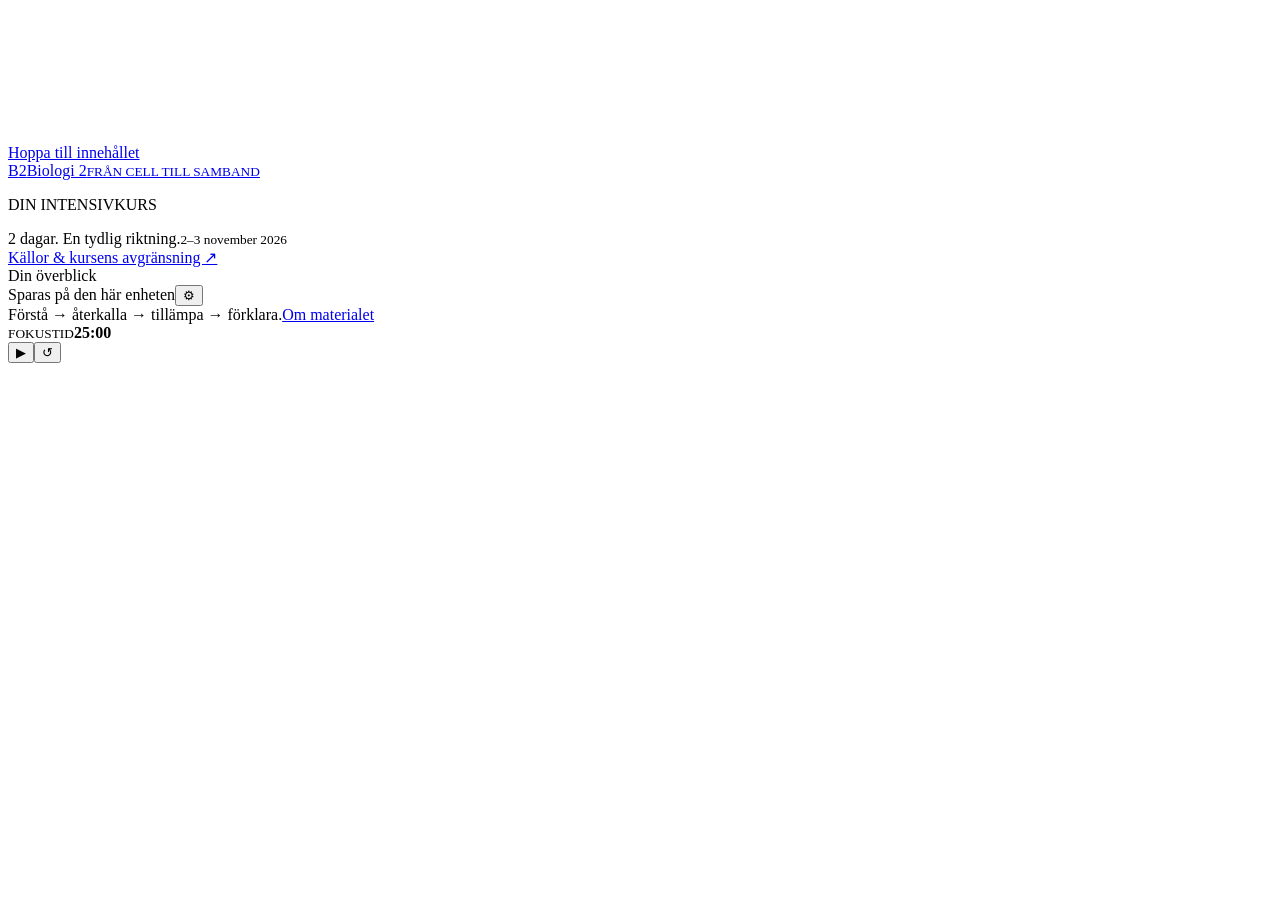
<file: index.template.html>
<!doctype html>
<html lang="sv">
<head>
  <meta charset="utf-8">
  <meta name="viewport" content="width=device-width,initial-scale=1">
  <meta name="theme-color" content="#174e40">
  <meta name="description" content="En fokuserad tvådagarskurs i Biologi 2: mekanismer, samband och öppna provfrågor på cirka sex effektiva timmar.">
  <title>Biologi 2 · Från cell till samband</title>
  <style>/* INJECT_CSS */</style>
</head>
<body>
<a href="#main" class="skip">Hoppa till innehållet</a>
<svg class="symbol-bank" xmlns="http://www.w3.org/2000/svg" aria-hidden="true"><defs>
  <symbol id="i-home" viewBox="0 0 24 24"><path d="m3 10 9-7 9 7v10H3zM9 20v-7h6v7"/></symbol>
  <symbol id="i-plan" viewBox="0 0 24 24"><rect x="4" y="5" width="16" height="16" rx="2"/><path d="M8 3v4m8-4v4M4 11h16M8 15h2m4 0h2m-8 3h2"/></symbol>
  <symbol id="i-book" viewBox="0 0 24 24"><path d="M12 5C8 2 4 4 3 4v15c3-1 6-1 9 1 3-2 6-2 9-1V4c-3-1-6-1-9 1Zm0 0v15"/></symbol>
  <symbol id="i-link" viewBox="0 0 24 24"><path d="m9 15 6-6m-7 4-2 2a4 4 0 0 0 6 6l3-3a4 4 0 0 0 0-6m1-1 2-2a4 4 0 0 0-6-6L9 6a4 4 0 0 0 0 6"/></symbol>
  <symbol id="i-pen" viewBox="0 0 24 24"><path d="m15 4 5 5M4 20l5-1L21 7l-5-5L4 14zM3 22h18"/></symbol>
  <symbol id="i-repeat" viewBox="0 0 24 24"><path d="M4 8h12a4 4 0 0 1 4 4v2M7 4 3 8l4 4m13 4H8a4 4 0 0 1-4-4v-2m13 10 4-4-4-4"/></symbol>
  <symbol id="i-arrow" viewBox="0 0 24 24"><path d="M4 12h15m-6-6 6 6-6 6"/></symbol>
  <symbol id="i-check" viewBox="0 0 24 24"><path d="m5 12 4 4L20 5"/></symbol>
  <symbol id="i-clock" viewBox="0 0 24 24"><circle cx="12" cy="12" r="9"/><path d="M12 7v6l4 2"/></symbol>
  <symbol id="i-leaf" viewBox="0 0 24 24"><path d="M4 20C2 8 12 3 21 3c0 9-5 19-17 17Zm0 0L16 8m-6 6v-5m0 5h6"/></symbol>
</defs></svg>
<aside class="sidebar">
  <a class="brand" href="#home"><span class="brandmark">B<span>2</span></span><span>Biologi 2<small>FRÅN CELL TILL SAMBAND</small></span></a>
  <p class="nav-label">DIN INTENSIVKURS</p>
  <nav id="nav" aria-label="Huvudnavigation"></nav>
  <div class="sidebar-bottom"><div class="status-dot"></div><span>2 dagar. En tydlig riktning.<small>2–3 november 2026</small></span></div>
  <a class="source-link" href="#sources">Källor & kursens avgränsning ↗</a>
</aside>
<div class="workspace">
  <header class="topbar"><div class="breadcrumb" id="breadcrumb">Din överblick</div><div class="top-actions"><span id="save-status">Sparas på den här enheten</span><button class="quiet icon-button" id="settings-open" aria-label="Inställningar och säkerhetskopia">⚙</button></div></header>
  <div id="storage-warning" class="warning" hidden>Webbläsaren tillåter inte lokal lagring. Dina ändringar finns bara under den här öppningen. Exportera en säkerhetskopia innan du stänger.</div>
  <main id="main" tabindex="-1"></main>
  <footer class="page-footer"><span>Förstå → återkalla → tillämpa → förklara.</span><a href="#sources">Om materialet</a></footer>
</div>
<div class="timer" id="timer"><div><small>FOKUSTID</small><strong id="timer-display">25:00</strong></div><button id="timer-toggle" class="timer-play" aria-label="Starta fokustimer">▶</button><button id="timer-reset" class="timer-reset" aria-label="Återställ timern">↺</button></div>
<div class="toast" id="toast" role="status" hidden></div>
<dialog id="settings" aria-labelledby="settings-title"><form method="dialog"><button class="dialog-close quiet" aria-label="Stäng inställningar">✕</button></form><span class="eyebrow">DITT UPPLÄGG</span><h2 id="settings-title">Anpassa efter verkligheten.</h2><p>Räkna effektiv tid. Mat, fotboll, återhämtning och pauser ska också få plats.</p>
  <label for="remaining">Effektiva minuter du har kvar</label><div class="field-row"><input id="remaining" type="number" min="5" max="1440" step="5"><button class="button" id="remaining-save">Anpassa planen</button></div>
  <label for="focus-length">Fokustimerns längd</label><select id="focus-length"><option value="15">15 minuter – låg energi</option><option value="25">25 minuter – standard</option><option value="40">40 minuter – skrivträning</option></select>
  <p class="fine">Timern räknar faktisk fokustid när sidan är synlig. Den pausar när du lämnar sidan. Slutförda läsuppgifter räknas separat och är inget mått på kunskap.</p>
  <hr><h3>Dina framsteg</h3><p class="fine">Svaren sparas i just den här webbläsaren och på den här adressen. Ingen inloggning eller molnsynkning. Exportera för att flytta till en annan enhet eller adress.</p><div class="actions"><button class="button secondary" id="export">Exportera säkerhetskopia</button><label class="button secondary file-label" for="import">Importera säkerhetskopia<input id="import" type="file" accept="application/json,.json"></label></div>
  <details class="reset-details"><summary>Rensa lokal progression</summary><p>Detta raderar dina egna svar, markeringar och registrerade minuter på den här adressen.</p><button class="button danger" id="reset-progress">Radera mina framsteg</button></details>
</dialog>
<script>/* INJECT_DATA */</script>
<script>/* INJECT_PRACTICE */</script>
<script>/* INJECT_ENGINE */</script>
<script>/* INJECT_APP */</script>
<noscript><p class="warning">Aktivera JavaScript för den interaktiva kursen, frågorna och sparade framsteg.</p></noscript>
</body>
</html>
</file>
